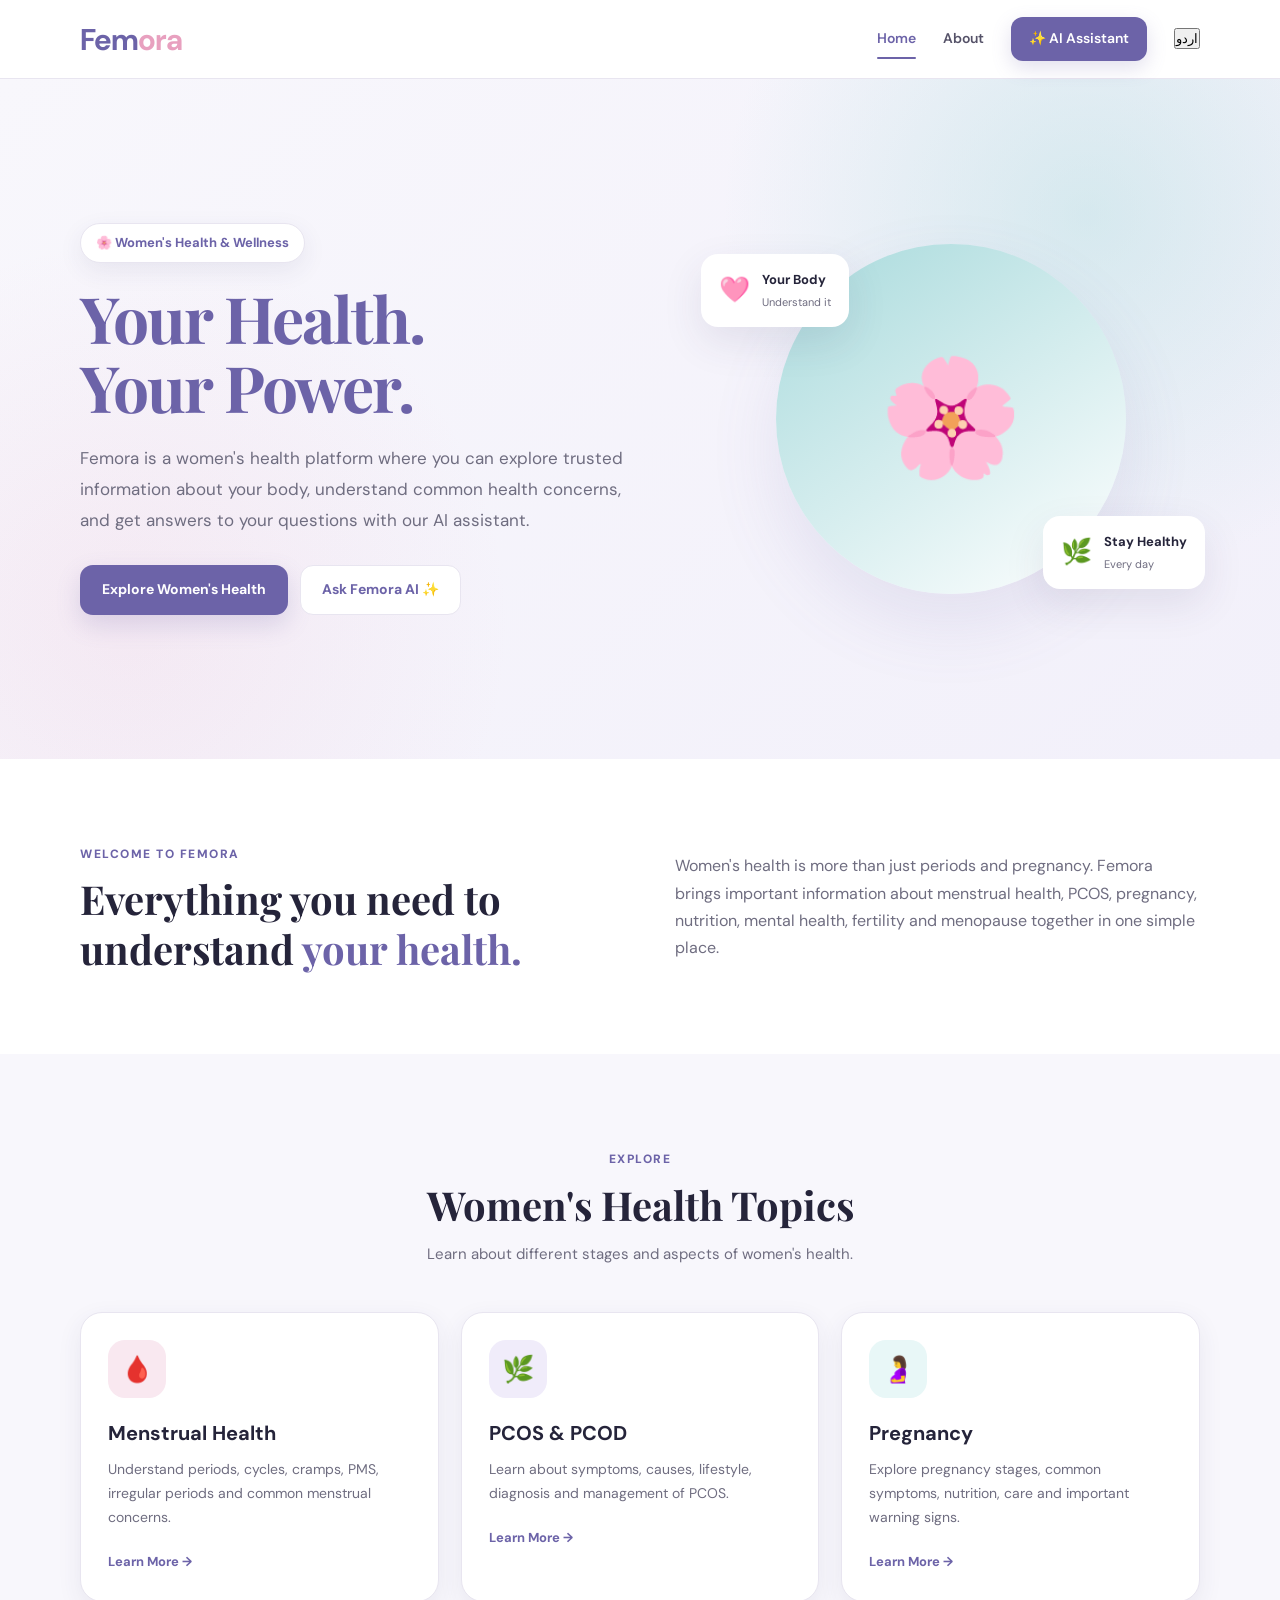
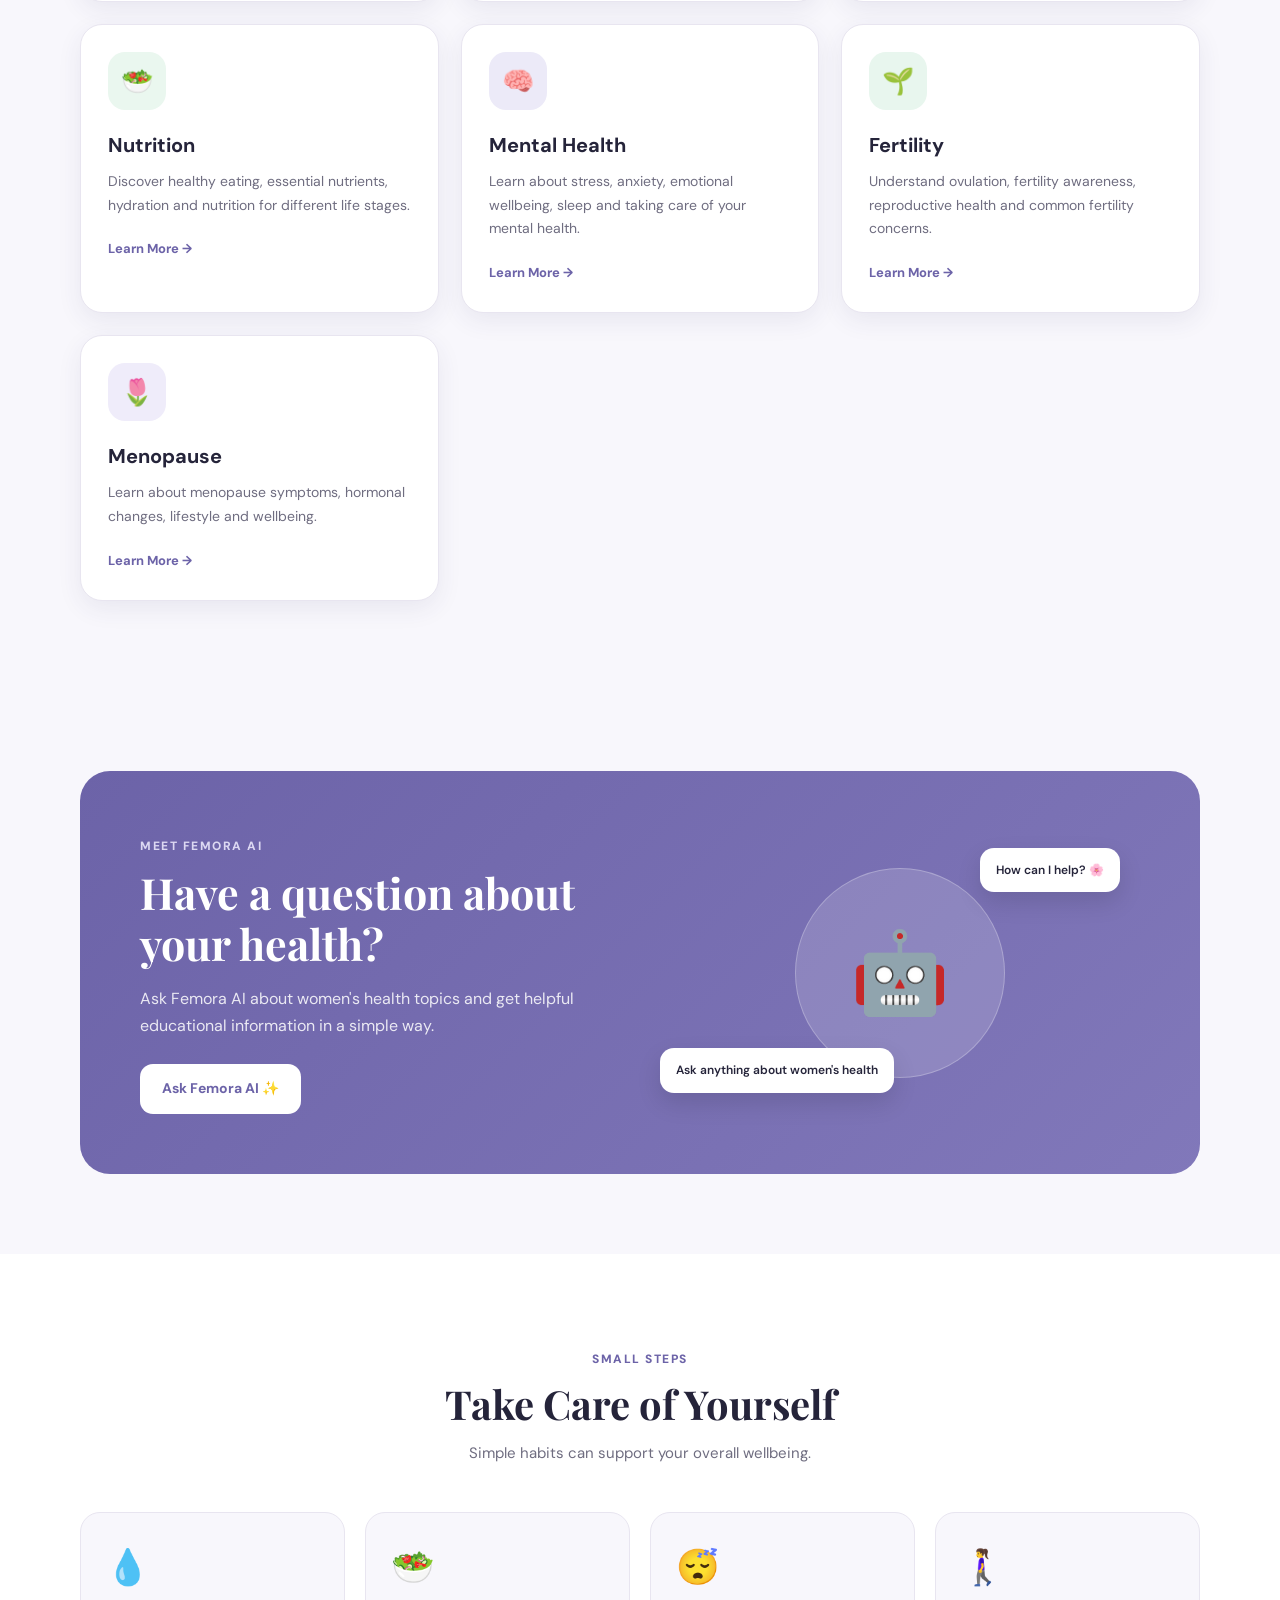
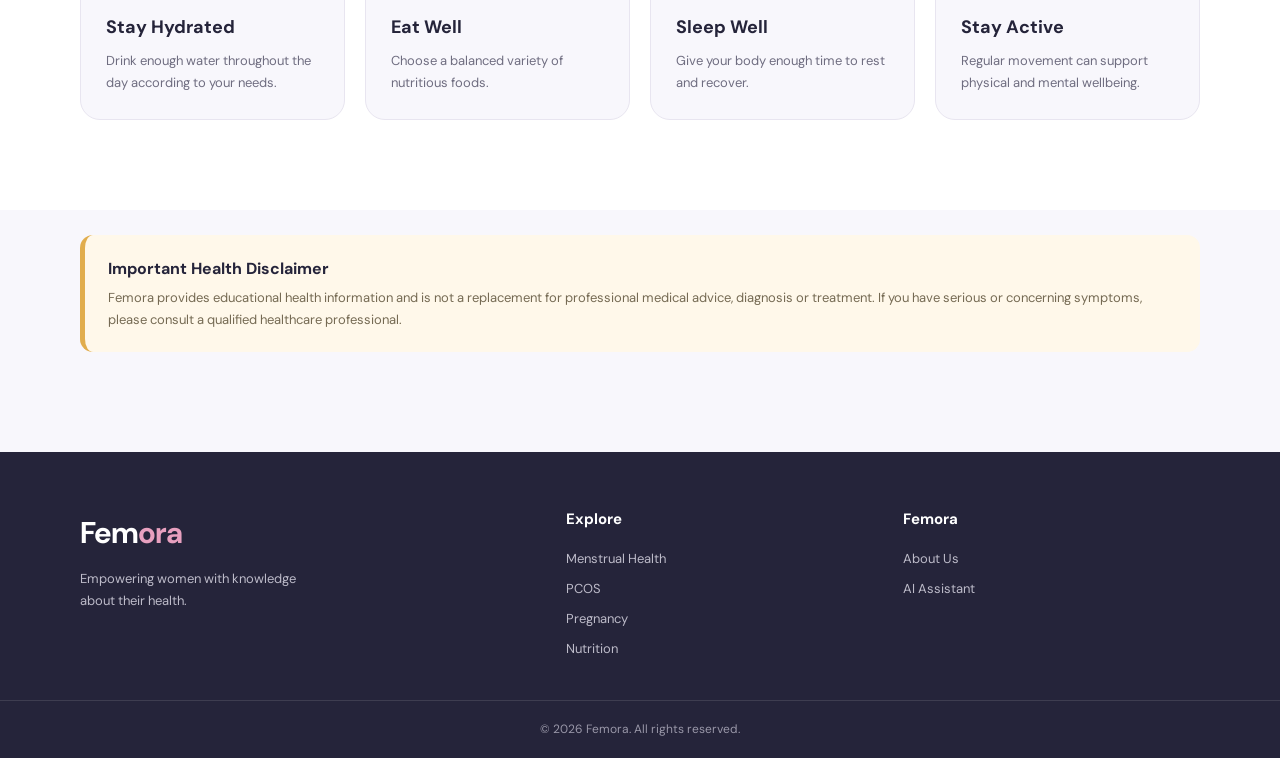
<file: index.html>
<!DOCTYPE html>
<html lang="en">

<head>

    <meta charset="UTF-8">

    <meta name="viewport"
          content="width=device-width, initial-scale=1.0">

    <meta name="description"
          content="Femora - Women's Health Information and AI Assistant">

    <title>Femora | Women's Health</title>


    <!-- Google Fonts -->

    <link rel="preconnect"
          href="https://fonts.googleapis.com">

    <link rel="preconnect"
          href="https://fonts.gstatic.com"
          crossorigin>

    <link href="https://fonts.googleapis.com/css2?family=DM+Sans:wght@400;500;600;700&family=Playfair+Display:wght@500;600;700&display=swap"
          rel="stylesheet">


    <!-- Main CSS -->

    <link rel="stylesheet"
          href="css/style.css">

</head>


<body>


<!-- =====================================================
     NAVBAR
===================================================== -->

<header class="navbar">

    <div class="container nav-container">


        <!-- LOGO -->

        <a href="index.html"
           class="logo">

            Fem<span>ora</span>

        </a>


        <!-- MOBILE MENU BUTTON -->

        <button class="menu-btn"
                aria-label="Open Menu">

            ☰

        </button>


        <!-- NAVIGATION -->

        <nav class="nav-menu">


            <a href="index.html"
               class="active"
               data-en="Home"
               data-ur="ہوم">

                Home

            </a>


            <a href="about.html"
               data-en="About"
               data-ur="ہمارے بارے میں">

                About

            </a>




            <a href="ai-assistant.html"
               class="ai-nav-btn"
               data-en="✨ AI Assistant"
               data-ur="✨ اے آئی اسسٹنٹ">

                ✨ AI Assistant

            </a>


            <!-- LANGUAGE BUTTON -->

            <button id="language-btn"
                    class="language-btn">

                اردو

            </button>


        </nav>

    </div>

</header>



<!-- =====================================================
     HERO
===================================================== -->

<section class="hero">

    <div class="container hero-container">


        <!-- HERO TEXT -->

        <div class="hero-content">


            <span class="hero-badge"
                  data-en="🌸 Women's Health & Wellness"
                  data-ur="🌸 خواتین کی صحت اور فلاح">

                🌸 Women's Health & Wellness

            </span>


            <h1>

                <span data-en="Your Health."
                      data-ur="آپ کی صحت۔">

                    Your Health.

                </span>

                <br>

                <span data-en="Your Power."
                      data-ur="آپ کی طاقت۔">

                    Your Power.

                </span>

            </h1>


            <p data-en="Femora is a women's health platform where you can explore trusted information about your body, understand common health concerns, and get answers to your questions with our AI assistant."
               data-ur="Femora خواتین کی صحت کا ایک پلیٹ فارم ہے جہاں آپ اپنے جسم، عام صحت کے مسائل اور خواتین سے متعلق اہم موضوعات کے بارے میں معلومات حاصل کر سکتی ہیں اور ہمارے AI اسسٹنٹ سے اپنے سوالات کے جواب لے سکتی ہیں۔">

                Femora is a women's health platform where you
                can explore trusted information about your body,
                understand common health concerns, and get
                answers to your questions with our AI assistant.

            </p>


            <div class="hero-buttons">


                <a href="menstrual-health.html"
                   class="primary-btn"
                   data-en="Explore Women's Health"
                   data-ur="خواتین کی صحت کے بارے میں جانیں">

                    Explore Women's Health

                </a>


                <a href="ai-assistant.html"
                   class="secondary-btn"
                   data-en="Ask Femora AI ✨"
                   data-ur="Femora AI سے پوچھیں ✨">

                    Ask Femora AI ✨

                </a>


            </div>

        </div>



        <!-- HERO VISUAL -->

        <div class="hero-visual">


            <div class="circle-main">

                🌸

            </div>


            <div class="floating-card card-one">

                🩷

                <div>

                    <strong data-en="Your Body"
                            data-ur="آپ کا جسم">

                        Your Body

                    </strong>

                    <small data-en="Understand it"
                           data-ur="اسے سمجھیں">

                        Understand it

                    </small>

                </div>

            </div>


            <div class="floating-card card-two">

                🌿

                <div>

                    <strong data-en="Stay Healthy"
                            data-ur="صحت مند رہیں">

                        Stay Healthy

                    </strong>

                    <small data-en="Every day"
                           data-ur="ہر دن">

                        Every day

                    </small>

                </div>

            </div>

        </div>

    </div>

</section>



<!-- =====================================================
     INTRODUCTION
===================================================== -->

<section class="intro">

    <div class="container intro-container">


        <div>

            <span class="section-label"
                  data-en="WELCOME TO FEMORA"
                  data-ur="FEMORA میں خوش آمدید">

                WELCOME TO FEMORA

            </span>


            <h2>

                Everything you need to
                understand

                <span data-en="your health."
                      data-ur="اپنی صحت۔">

                    your health.

                </span>

            </h2>

        </div>


        <p data-en="Women's health is more than just periods and pregnancy. Femora brings important information about menstrual health, PCOS, pregnancy, nutrition, mental health, fertility and menopause together in one simple place."
           data-ur="خواتین کی صحت صرف ماہواری اور حمل تک محدود نہیں۔ Femora ماہواری، PCOS، حمل، غذائیت، ذہنی صحت، زرخیزی اور مینوپاز کے بارے میں اہم معلومات ایک ہی جگہ فراہم کرتا ہے۔">

            Women's health is more than just periods and
            pregnancy. Femora brings important information
            about menstrual health, PCOS, pregnancy,
            nutrition, mental health, fertility and menopause
            together in one simple place.

        </p>

    </div>

</section>



<!-- =====================================================
     HEALTH TOPICS
===================================================== -->

<section class="health-topics">

    <div class="container">


        <div class="section-heading">

            <span class="section-label"
                  data-en="EXPLORE"
                  data-ur="جانیں">

                EXPLORE

            </span>


            <h2 data-en="Women's Health Topics"
                data-ur="خواتین کی صحت کے موضوعات">

                Women's Health Topics

            </h2>


            <p data-en="Learn about different stages and aspects of women's health."
               data-ur="خواتین کی صحت کے مختلف مراحل اور اہم پہلوؤں کے بارے میں جانیں۔">

                Learn about different stages and
                aspects of women's health.

            </p>

        </div>



        <div class="topic-grid">


            <!-- MENSTRUAL -->

            <a href="menstrual-health.html"
               class="topic-card">

                <div class="topic-icon menstrual">

                    🩸

                </div>

                <h3 data-en="Menstrual Health"
                    data-ur="ماہواری کی صحت">

                    Menstrual Health

                </h3>

                <p data-en="Understand periods, cycles, cramps, PMS, irregular periods and common menstrual concerns."
                   data-ur="ماہواری، سائیکل، درد، PMS، بے قاعدہ ماہواری اور عام مسائل کے بارے میں جانیں۔">

                    Understand periods, cycles, cramps,
                    PMS, irregular periods and common
                    menstrual concerns.

                </p>

                <span class="learn-more"
                      data-en="Learn More →"
                      data-ur="مزید جانیں →">

                    Learn More →

                </span>

            </a>



            <!-- PCOS -->

            <a href="pcos.html"
               class="topic-card">

                <div class="topic-icon pcos">

                    🌿

                </div>

                <h3 data-en="PCOS & PCOD"
                    data-ur="PCOS اور PCOD">

                    PCOS & PCOD

                </h3>

                <p data-en="Learn about symptoms, causes, lifestyle, diagnosis and management of PCOS."
                   data-ur="PCOS کی علامات، وجوہات، طرز زندگی، تشخیص اور مینجمنٹ کے بارے میں جانیں۔">

                    Learn about symptoms, causes,
                    lifestyle, diagnosis and management
                    of PCOS.

                </p>

                <span class="learn-more"
                      data-en="Learn More →"
                      data-ur="مزید جانیں →">

                    Learn More →

                </span>

            </a>



            <!-- PREGNANCY -->

            <a href="pregnancy.html"
               class="topic-card">

                <div class="topic-icon pregnancy">

                    🤰

                </div>

                <h3 data-en="Pregnancy"
                    data-ur="حمل">

                    Pregnancy

                </h3>

                <p data-en="Explore pregnancy stages, common symptoms, nutrition, care and important warning signs."
                   data-ur="حمل کے مراحل، عام علامات، غذائیت، دیکھ بھال اور اہم خطرے کی علامات کے بارے میں جانیں۔">

                    Explore pregnancy stages, common
                    symptoms, nutrition, care and
                    important warning signs.

                </p>

                <span class="learn-more"
                      data-en="Learn More →"
                      data-ur="مزید جانیں →">

                    Learn More →

                </span>

            </a>



            <!-- NUTRITION -->

            <a href="nutrition.html"
               class="topic-card">

                <div class="topic-icon nutrition">

                    🥗

                </div>

                <h3 data-en="Nutrition"
                    data-ur="غذائیت">

                    Nutrition

                </h3>

                <p data-en="Discover healthy eating, essential nutrients, hydration and nutrition for different life stages."
                   data-ur="صحت مند غذا، ضروری غذائی اجزاء، پانی اور زندگی کے مختلف مراحل میں غذائیت کے بارے میں جانیں۔">

                    Discover healthy eating, essential
                    nutrients, hydration and nutrition
                    for different life stages.

                </p>

                <span class="learn-more"
                      data-en="Learn More →"
                      data-ur="مزید جانیں →">

                    Learn More →

                </span>

            </a>



            <!-- MENTAL HEALTH -->

            <a href="mental-health.html"
               class="topic-card">

                <div class="topic-icon mental">

                    🧠

                </div>

                <h3 data-en="Mental Health"
                    data-ur="ذہنی صحت">

                    Mental Health

                </h3>

                <p data-en="Learn about stress, anxiety, emotional wellbeing, sleep and taking care of your mental health."
                   data-ur="تناؤ، بے چینی، جذباتی صحت، نیند اور ذہنی صحت کا خیال رکھنے کے بارے میں جانیں۔">

                    Learn about stress, anxiety, emotional
                    wellbeing, sleep and taking care of
                    your mental health.

                </p>

                <span class="learn-more"
                      data-en="Learn More →"
                      data-ur="مزید جانیں →">

                    Learn More →

                </span>

            </a>



            <!-- FERTILITY -->

            <a href="fertility.html"
               class="topic-card">

                <div class="topic-icon fertility">

                    🌱

                </div>

                <h3 data-en="Fertility"
                    data-ur="زرخیزی">

                    Fertility

                </h3>

                <p data-en="Understand ovulation, fertility awareness, reproductive health and common fertility concerns."
                   data-ur="اوولیشن، زرخیزی، تولیدی صحت اور زرخیزی سے متعلق عام مسائل کے بارے میں جانیں۔">

                    Understand ovulation, fertility
                    awareness, reproductive health and
                    common fertility concerns.

                </p>

                <span class="learn-more"
                      data-en="Learn More →"
                      data-ur="مزید جانیں →">

                    Learn More →

                </span>

            </a>



            <!-- MENOPAUSE -->

            <a href="menopause.html"
               class="topic-card">

                <div class="topic-icon menopause">

                    🌷

                </div>

                <h3 data-en="Menopause"
                    data-ur="مینوپاز">

                    Menopause

                </h3>

                <p data-en="Learn about menopause symptoms, hormonal changes, lifestyle and wellbeing."
                   data-ur="مینوپاز کی علامات، ہارمونی تبدیلیوں، طرز زندگی اور صحت کے بارے میں جانیں۔">

                    Learn about menopause symptoms,
                    hormonal changes, lifestyle and wellbeing.

                </p>

                <span class="learn-more"
                      data-en="Learn More →"
                      data-ur="مزید جانیں →">

                    Learn More →

                </span>

            </a>

        </div>

    </div>

</section>



<!-- =====================================================
     AI SECTION
===================================================== -->

<section class="ai-section">

    <div class="container">

        <div class="ai-box">


            <div class="ai-content">

                <span class="section-label"
                      style="color:#DCD8F2;"
                      data-en="MEET FEMORA AI"
                      data-ur="FEMORA AI سے ملیے">

                    MEET FEMORA AI

                </span>


                <h2 data-en="Have a question about your health?"
                    data-ur="صحت کے بارے میں کوئی سوال ہے؟">

                    Have a question about your health?

                </h2>


                <p data-en="Ask Femora AI about women's health topics and get helpful educational information in a simple way."
                   data-ur="Femora AI سے خواتین کی صحت کے بارے میں سوال پوچھیں اور آسان انداز میں مفید تعلیمی معلومات حاصل کریں۔">

                    Ask Femora AI about women's health topics
                    and get helpful educational information
                    in a simple way.

                </p>


                <a href="ai-assistant.html"
                   class="white-btn"
                   data-en="Ask Femora AI ✨"
                   data-ur="Femora AI سے پوچھیں ✨">

                    Ask Femora AI ✨

                </a>

            </div>



            <div class="ai-visual">

                <div class="ai-circle">

                    🤖

                </div>


                <div class="ai-bubble bubble-one"
                     data-en="How can I help? 🌸"
                     data-ur="میں کیسے مدد کر سکتی ہوں؟ 🌸">

                    How can I help? 🌸

                </div>


                <div class="ai-bubble bubble-two"
                     data-en="Ask anything about women's health"
                     data-ur="خواتین کی صحت کے بارے میں پوچھیں">

                    Ask anything about women's health

                </div>

            </div>

        </div>

    </div>

</section>



<!-- =====================================================
     HEALTH TIPS
===================================================== -->

<section class="tips-section">

    <div class="container">


        <div class="section-heading">

            <span class="section-label"
                  data-en="SMALL STEPS"
                  data-ur="چھوٹے اقدامات">

                SMALL STEPS

            </span>


            <h2 data-en="Take Care of Yourself"
                data-ur="اپنا خیال رکھیں">

                Take Care of Yourself

            </h2>


            <p data-en="Simple habits can support your overall wellbeing."
               data-ur="سادہ عادات آپ کی مجموعی صحت کو بہتر بنانے میں مدد کر سکتی ہیں۔">

                Simple habits can support your overall wellbeing.

            </p>

        </div>



        <div class="tips-grid">


            <div class="tip-card">

                <span>💧</span>

                <h3 data-en="Stay Hydrated"
                    data-ur="پانی زیادہ پئیں">

                    Stay Hydrated

                </h3>

                <p data-en="Drink enough water throughout the day according to your needs."
                   data-ur="اپنی ضرورت کے مطابق دن بھر مناسب مقدار میں پانی پئیں۔">

                    Drink enough water throughout the day
                    according to your needs.

                </p>

            </div>



            <div class="tip-card">

                <span>🥗</span>

                <h3 data-en="Eat Well"
                    data-ur="اچھی غذا کھائیں">

                    Eat Well

                </h3>

                <p data-en="Choose a balanced variety of nutritious foods."
                   data-ur="مختلف اور متوازن غذائیت والی غذائیں منتخب کریں۔">

                    Choose a balanced variety of nutritious foods.

                </p>

            </div>



            <div class="tip-card">

                <span>😴</span>

                <h3 data-en="Sleep Well"
                    data-ur="اچھی نیند لیں">

                    Sleep Well

                </h3>

                <p data-en="Give your body enough time to rest and recover."
                   data-ur="اپنے جسم کو آرام اور صحت یابی کے لیے مناسب وقت دیں۔">

                    Give your body enough time to rest and recover.

                </p>

            </div>



            <div class="tip-card">

                <span>🚶‍♀️</span>

                <h3 data-en="Stay Active"
                    data-ur="متحرک رہیں">

                    Stay Active

                </h3>

                <p data-en="Regular movement can support physical and mental wellbeing."
                   data-ur="باقاعدہ جسمانی سرگرمی جسمانی اور ذہنی صحت کے لیے مفید ہو سکتی ہے۔">

                    Regular movement can support physical
                    and mental wellbeing.

                </p>

            </div>

        </div>

    </div>

</section>



<!-- =====================================================
     DISCLAIMER
===================================================== -->

<section class="disclaimer">

    <div class="container">

        <div class="disclaimer-box">

            <strong data-en="Important Health Disclaimer"
                    data-ur="اہم طبی وضاحت">

                Important Health Disclaimer

            </strong>


            <p data-en="Femora provides educational health information and is not a replacement for professional medical advice, diagnosis or treatment. If you have serious or concerning symptoms, please consult a qualified healthcare professional."
               data-ur="Femora تعلیمی صحت کی معلومات فراہم کرتا ہے اور پیشہ ورانہ طبی مشورے، تشخیص یا علاج کا متبادل نہیں ہے۔ اگر آپ کو شدید یا تشویشناک علامات ہیں تو کسی مستند ڈاکٹر یا طبی ماہر سے مشورہ کریں۔">

                Femora provides educational health information
                and is not a replacement for professional
                medical advice, diagnosis or treatment.
                If you have serious or concerning symptoms,
                please consult a qualified healthcare professional.

            </p>

        </div>

    </div>

</section>



<!-- =====================================================
     FOOTER
===================================================== -->

<footer>

    <div class="container footer-container">


        <div class="footer-brand">

            <a href="index.html"
               class="logo">

                Fem<span>ora</span>

            </a>


            <p data-en="Empowering women with knowledge about their health."
               data-ur="خواتین کو ان کی صحت کے بارے میں معلومات کے ذریعے بااختیار بنانا۔">

                Empowering women with knowledge about their health.

            </p>

        </div>



        <div class="footer-links">

            <h3 data-en="Explore"
                data-ur="موضوعات">

                Explore

            </h3>

            <a href="menstrual-health.html"
               data-en="Menstrual Health"
               data-ur="ماہواری کی صحت">

                Menstrual Health

            </a>

            <a href="pcos.html"
               data-en="PCOS"
               data-ur="PCOS">

                PCOS

            </a>

            <a href="pregnancy.html"
               data-en="Pregnancy"
               data-ur="حمل">

                Pregnancy

            </a>

            <a href="nutrition.html"
               data-en="Nutrition"
               data-ur="غذائیت">

                Nutrition

            </a>

        </div>



        <div class="footer-links">

            <h3 data-en="Femora"
                data-ur="Femora">

                Femora

            </h3>

            <a href="about.html"
               data-en="About Us"
               data-ur="ہمارے بارے میں">

                About Us

            </a>

            <a href="ai-assistant.html"
               data-en="AI Assistant"
               data-ur="AI اسسٹنٹ">

                AI Assistant

            </a>

        </div>

    </div>


    <div class="footer-bottom">

        © <span class="current-year"></span>
        Femora.
        <span data-en="All rights reserved."
              data-ur="تمام حقوق محفوظ ہیں۔">

            All rights reserved.

        </span>

    </div>

</footer>



<!-- =====================================================
     JAVASCRIPT
===================================================== -->

<script src="js/main.js"></script>

<script src="js/language.js"></script>

<script src="js/ai.js"></script>


</body>

</html>
</file>
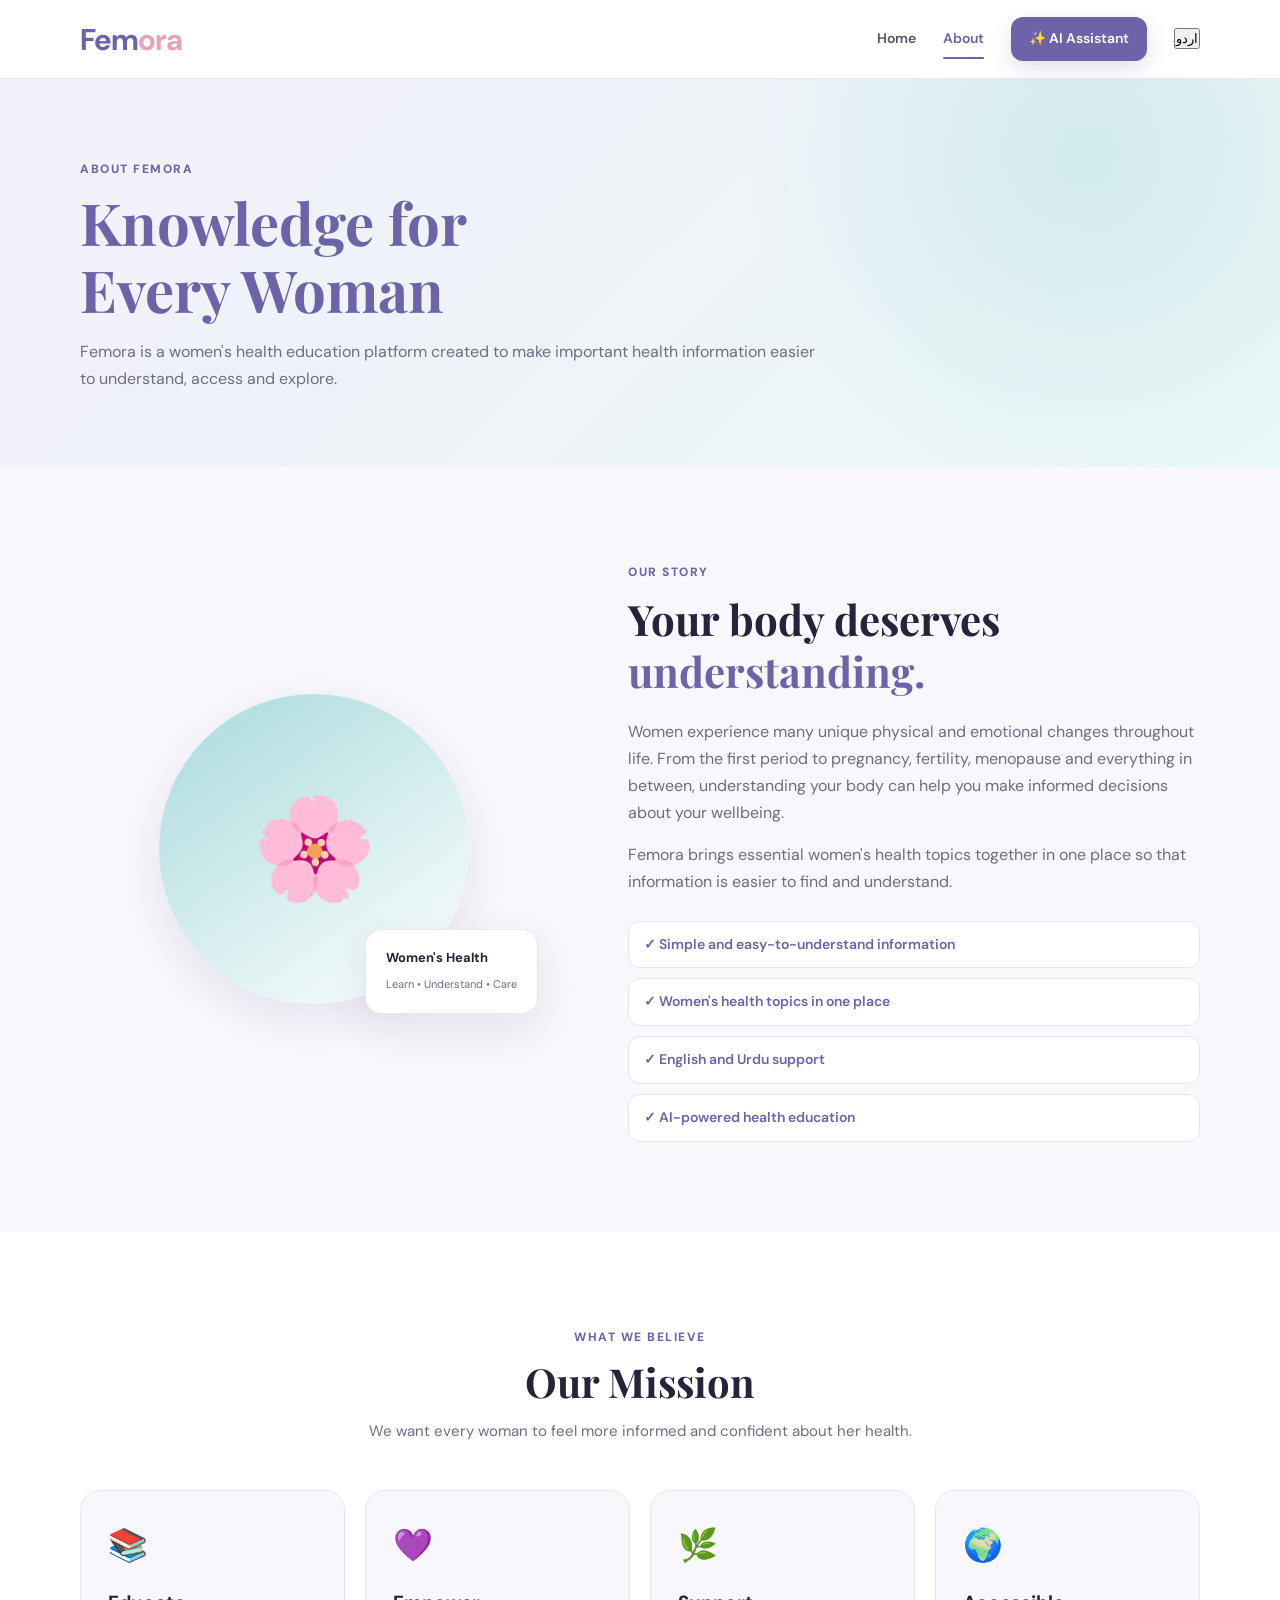
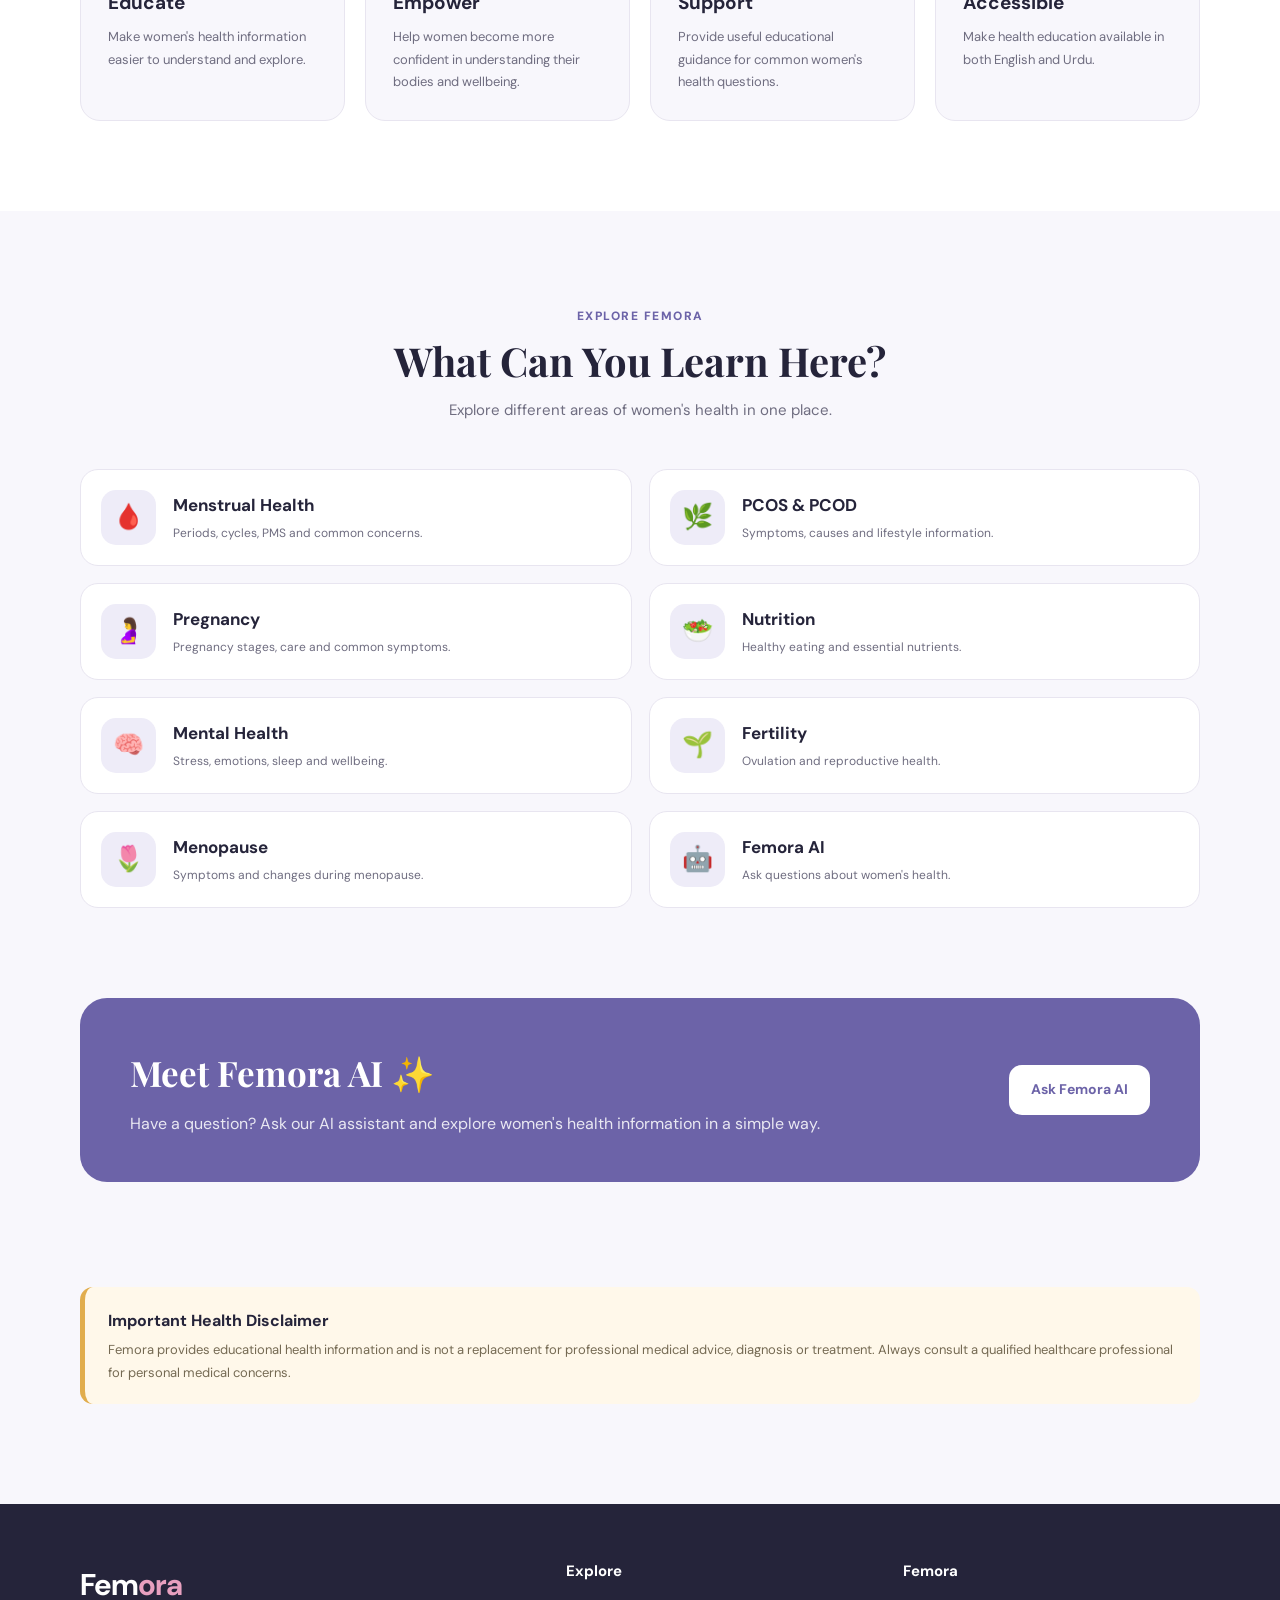
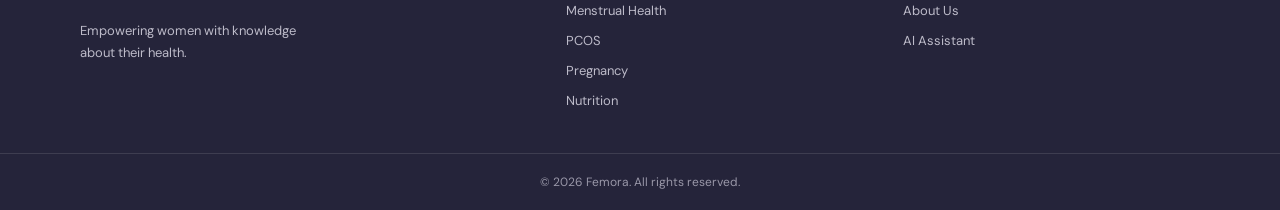
<file: about.html>
<!DOCTYPE html>
<html lang="en">

<head>

    <meta charset="UTF-8">

    <meta name="viewport"
          content="width=device-width, initial-scale=1.0">

    <meta name="description"
          content="Learn about Femora, a women's health education platform.">

    <title>About Femora | Women's Health</title>


    <!-- Google Fonts -->

    <link rel="preconnect"
          href="https://fonts.googleapis.com">

    <link rel="preconnect"
          href="https://fonts.gstatic.com"
          crossorigin>

    <link href="https://fonts.googleapis.com/css2?family=DM+Sans:wght@400;500;600;700&family=Playfair+Display:wght@500;600;700&display=swap"
          rel="stylesheet">


    <!-- Main CSS -->

    <link rel="stylesheet"
          href="css/style.css">

</head>


<body>


<!-- =====================================================
     NAVBAR
===================================================== -->

<header class="navbar">

    <div class="container nav-container">


        <!-- LOGO -->

        <a href="index.html"
           class="logo">

            Fem<span>ora</span>

        </a>


        <!-- MOBILE MENU -->

        <button class="menu-btn"
                aria-label="Open Menu">

            ☰

        </button>


        <!-- NAVIGATION -->

        <nav class="nav-menu">

            <a href="index.html"
               data-en="Home"
               data-ur="ہوم">

                Home

            </a>


            <a href="about.html"
               class="active"
               data-en="About"
               data-ur="ہمارے بارے میں">

                About

            </a>


           


            <a href="ai-assistant.html"
               class="ai-nav-btn"
               data-en="✨ AI Assistant"
               data-ur="✨ AI اسسٹنٹ">

                ✨ AI Assistant

            </a>


            <!-- LANGUAGE -->

            <button id="language-btn"
                    class="language-btn">

                اردو

            </button>

        </nav>

    </div>

</header>



<!-- =====================================================
     PAGE HERO
===================================================== -->

<section class="page-hero">

    <div class="container">


        <span class="section-label"
              data-en="ABOUT FEMORA"
              data-ur="FEMORA کے بارے میں">

            ABOUT FEMORA

        </span>


        <h1>

            <span data-en="Knowledge for"
                  data-ur="معلومات">

                Knowledge for

            </span>

            <br>

            <span data-en="Every Woman"
                  data-ur="ہر عورت کے لیے">

                Every Woman

            </span>

        </h1>


        <p data-en="Femora is a women's health education platform created to make important health information easier to understand, access and explore."
           data-ur="Femora خواتین کی صحت کا ایک تعلیمی پلیٹ فارم ہے جس کا مقصد صحت سے متعلق اہم معلومات کو سمجھنے، حاصل کرنے اور جاننے کو آسان بنانا ہے۔">

            Femora is a women's health education platform
            created to make important health information
            easier to understand, access and explore.

        </p>

    </div>

</section>



<!-- =====================================================
     ABOUT INTRO
===================================================== -->

<section class="about-intro">

    <div class="container about-intro-grid">


        <!-- VISUAL -->

        <div class="about-visual">

            <div class="large-flower">

                🌸

            </div>


            <div class="about-floating-card">

                <strong data-en="Women's Health"
                        data-ur="خواتین کی صحت">

                    Women's Health

                </strong>

                <span data-en="Learn • Understand • Care"
                      data-ur="جانیں • سمجھیں • خیال رکھیں">

                    Learn • Understand • Care

                </span>

            </div>

        </div>



        <!-- TEXT -->

        <div class="about-text">


            <span class="section-label"
                  data-en="OUR STORY"
                  data-ur="ہماری کہانی">

                OUR STORY

            </span>


            <h2>

                Your body deserves

                <span data-en="understanding."
                      data-ur="سمجھ۔">

                    understanding.

                </span>

            </h2>


            <p data-en="Women experience many unique physical and emotional changes throughout life. From the first period to pregnancy, fertility, menopause and everything in between, understanding your body can help you make informed decisions about your wellbeing."
               data-ur="خواتین زندگی کے مختلف مراحل میں بہت سی جسمانی اور جذباتی تبدیلیوں سے گزرتی ہیں۔ پہلی ماہواری سے لے کر حمل، زرخیزی، مینوپاز اور دیگر مراحل تک، اپنے جسم کو سمجھنا آپ کو اپنی صحت کے بارے میں بہتر فیصلے کرنے میں مدد دے سکتا ہے۔">

                Women experience many unique physical and
                emotional changes throughout life. From the
                first period to pregnancy, fertility, menopause
                and everything in between, understanding your
                body can help you make informed decisions
                about your wellbeing.

            </p>


            <p data-en="Femora brings essential women's health topics together in one place so that information is easier to find and understand."
               data-ur="Femora خواتین کی صحت کے اہم موضوعات کو ایک جگہ جمع کرتا ہے تاکہ ضروری معلومات تلاش کرنا اور سمجھنا آسان ہو۔">

                Femora brings essential women's health topics
                together in one place so that information is
                easier to find and understand.

            </p>


            <div class="about-points">


                <div data-en="✓ Simple and easy-to-understand information"
                     data-ur="✓ آسان اور سمجھنے میں سادہ معلومات">

                    ✓ Simple and easy-to-understand information

                </div>


                <div data-en="✓ Women's health topics in one place"
                     data-ur="✓ خواتین کی صحت کے موضوعات ایک جگہ">

                    ✓ Women's health topics in one place

                </div>


                <div data-en="✓ English and Urdu support"
                     data-ur="✓ انگریزی اور اردو دونوں کی سہولت">

                    ✓ English and Urdu support

                </div>


                <div data-en="✓ AI-powered health education"
                     data-ur="✓ AI کے ذریعے صحت کی معلومات">

                    ✓ AI-powered health education

                </div>

            </div>

        </div>

    </div>

</section>



<!-- =====================================================
     MISSION
===================================================== -->

<section class="mission-section">

    <div class="container">


        <div class="section-heading">

            <span class="section-label"
                  data-en="WHAT WE BELIEVE"
                  data-ur="ہم کیا مانتے ہیں">

                WHAT WE BELIEVE

            </span>


            <h2 data-en="Our Mission"
                data-ur="ہمارا مقصد">

                Our Mission

            </h2>


            <p data-en="We want every woman to feel more informed and confident about her health."
               data-ur="ہم چاہتے ہیں کہ ہر عورت اپنی صحت کے بارے میں زیادہ باخبر اور پُراعتماد محسوس کرے۔">

                We want every woman to feel more informed
                and confident about her health.

            </p>

        </div>



        <div class="mission-grid">


            <!-- CARD 1 -->

            <div class="mission-card">

                <div class="mission-icon">

                    📚

                </div>


                <h3 data-en="Educate"
                    data-ur="تعلیم">

                    Educate

                </h3>


                <p data-en="Make women's health information easier to understand and explore."
                   data-ur="خواتین کی صحت کی معلومات کو سمجھنا اور جاننا آسان بنانا۔">

                    Make women's health information easier
                    to understand and explore.

                </p>

            </div>



            <!-- CARD 2 -->

            <div class="mission-card">

                <div class="mission-icon">

                    💜

                </div>


                <h3 data-en="Empower"
                    data-ur="بااختیار بنانا">

                    Empower

                </h3>


                <p data-en="Help women become more confident in understanding their bodies and wellbeing."
                   data-ur="خواتین کو اپنے جسم اور صحت کو سمجھنے میں زیادہ پُراعتماد بنانا۔">

                    Help women become more confident in
                    understanding their bodies and wellbeing.

                </p>

            </div>



            <!-- CARD 3 -->

            <div class="mission-card">

                <div class="mission-icon">

                    🌿

                </div>


                <h3 data-en="Support"
                    data-ur="مدد">

                    Support

                </h3>


                <p data-en="Provide useful educational guidance for common women's health questions."
                   data-ur="خواتین کی صحت سے متعلق عام سوالات کے لیے مفید تعلیمی رہنمائی فراہم کرنا۔">

                    Provide useful educational guidance for
                    common women's health questions.

                </p>

            </div>



            <!-- CARD 4 -->

            <div class="mission-card">

                <div class="mission-icon">

                    🌍

                </div>


                <h3 data-en="Accessible"
                    data-ur="سب کے لیے آسان">

                    Accessible

                </h3>


                <p data-en="Make health education available in both English and Urdu."
                   data-ur="صحت کی تعلیم کو انگریزی اور اردو دونوں زبانوں میں دستیاب بنانا۔">

                    Make health education available in both
                    English and Urdu.

                </p>

            </div>

        </div>

    </div>

</section>



<!-- =====================================================
     WHAT FEMORA COVERS
===================================================== -->

<section class="coverage-section">

    <div class="container">


        <div class="section-heading">

            <span class="section-label"
                  data-en="EXPLORE FEMORA"
                  data-ur="FEMORA کو دریافت کریں">

                EXPLORE FEMORA

            </span>


            <h2 data-en="What Can You Learn Here?"
                data-ur="آپ یہاں کیا سیکھ سکتی ہیں؟">

                What Can You Learn Here?

            </h2>


            <p data-en="Explore different areas of women's health in one place."
               data-ur="خواتین کی صحت کے مختلف شعبوں کے بارے میں ایک ہی جگہ جانیں۔">

                Explore different areas of women's health
                in one place.

            </p>

        </div>



        <div class="coverage-grid">


            <!-- 1 -->

            <a href="menstrual-health.html"
               class="coverage-item">

                <span>🩸</span>

                <div>

                    <h3 data-en="Menstrual Health"
                        data-ur="ماہواری کی صحت">

                        Menstrual Health

                    </h3>

                    <p data-en="Periods, cycles, PMS and common concerns."
                       data-ur="ماہواری، سائیکل، PMS اور عام مسائل۔">

                        Periods, cycles, PMS and common concerns.

                    </p>

                </div>

            </a>



            <!-- 2 -->

            <a href="pcos.html"
               class="coverage-item">

                <span>🌿</span>

                <div>

                    <h3 data-en="PCOS & PCOD"
                        data-ur="PCOS اور PCOD">

                        PCOS & PCOD

                    </h3>

                    <p data-en="Symptoms, causes and lifestyle information."
                       data-ur="علامات، وجوہات اور طرز زندگی سے متعلق معلومات۔">

                        Symptoms, causes and lifestyle information.

                    </p>

                </div>

            </a>



            <!-- 3 -->

            <a href="pregnancy.html"
               class="coverage-item">

                <span>🤰</span>

                <div>

                    <h3 data-en="Pregnancy"
                        data-ur="حمل">

                        Pregnancy

                    </h3>

                    <p data-en="Pregnancy stages, care and common symptoms."
                       data-ur="حمل کے مراحل، دیکھ بھال اور عام علامات۔">

                        Pregnancy stages, care and common symptoms.

                    </p>

                </div>

            </a>



            <!-- 4 -->

            <a href="nutrition.html"
               class="coverage-item">

                <span>🥗</span>

                <div>

                    <h3 data-en="Nutrition"
                        data-ur="غذائیت">

                        Nutrition

                    </h3>

                    <p data-en="Healthy eating and essential nutrients."
                       data-ur="صحت مند غذا اور ضروری غذائی اجزاء۔">

                        Healthy eating and essential nutrients.

                    </p>

                </div>

            </a>



            <!-- 5 -->

            <a href="mental-health.html"
               class="coverage-item">

                <span>🧠</span>

                <div>

                    <h3 data-en="Mental Health"
                        data-ur="ذہنی صحت">

                        Mental Health

                    </h3>

                    <p data-en="Stress, emotions, sleep and wellbeing."
                       data-ur="تناؤ، جذبات، نیند اور ذہنی صحت۔">

                        Stress, emotions, sleep and wellbeing.

                    </p>

                </div>

            </a>



            <!-- 6 -->

            <a href="fertility.html"
               class="coverage-item">

                <span>🌱</span>

                <div>

                    <h3 data-en="Fertility"
                        data-ur="زرخیزی">

                        Fertility

                    </h3>

                    <p data-en="Ovulation and reproductive health."
                       data-ur="اوولیشن اور تولیدی صحت۔">

                        Ovulation and reproductive health.

                    </p>

                </div>

            </a>



            <!-- 7 -->

            <a href="menopause.html"
               class="coverage-item">

                <span>🌷</span>

                <div>

                    <h3 data-en="Menopause"
                        data-ur="مینوپاز">

                        Menopause

                    </h3>

                    <p data-en="Symptoms and changes during menopause."
                       data-ur="مینوپاز کے دوران علامات اور تبدیلیاں۔">

                        Symptoms and changes during menopause.

                    </p>

                </div>

            </a>



            <!-- 8 -->

            <a href="ai-assistant.html"
               class="coverage-item">

                <span>🤖</span>

                <div>

                    <h3 data-en="Femora AI"
                        data-ur="Femora AI">

                        Femora AI

                    </h3>

                    <p data-en="Ask questions about women's health."
                       data-ur="خواتین کی صحت کے بارے میں سوال پوچھیں۔">

                        Ask questions about women's health.

                    </p>

                </div>

            </a>

        </div>

    </div>

</section>



<!-- =====================================================
     AI SECTION
===================================================== -->

<section class="about-ai-section">

    <div class="container">

        <div class="about-ai-box">


            <div>

                <h2 data-en="Meet Femora AI ✨"
                    data-ur="Femora AI سے ملیے ✨">

                    Meet Femora AI ✨

                </h2>


                <p data-en="Have a question? Ask our AI assistant and explore women's health information in a simple way."
                   data-ur="کوئی سوال ہے؟ ہمارے AI اسسٹنٹ سے سوال پوچھیں اور خواتین کی صحت کے بارے میں آسان انداز میں معلومات حاصل کریں۔">

                    Have a question? Ask our AI assistant
                    and explore women's health information
                    in a simple way.

                </p>

            </div>


            <a href="ai-assistant.html"
               class="white-btn"
               data-en="Ask Femora AI"
               data-ur="Femora AI سے پوچھیں">

                Ask Femora AI

            </a>

        </div>

    </div>

</section>



<!-- =====================================================
     DISCLAIMER
===================================================== -->

<section class="disclaimer">

    <div class="container">

        <div class="disclaimer-box">


            <strong data-en="Important Health Disclaimer"
                    data-ur="اہم طبی وضاحت">

                Important Health Disclaimer

            </strong>


            <p data-en="Femora provides educational health information and is not a replacement for professional medical advice, diagnosis or treatment. Always consult a qualified healthcare professional for personal medical concerns."
               data-ur="Femora تعلیمی صحت کی معلومات فراہم کرتا ہے اور پیشہ ورانہ طبی مشورے، تشخیص یا علاج کا متبادل نہیں ہے۔ ذاتی طبی مسائل کے لیے ہمیشہ کسی مستند طبی ماہر سے مشورہ کریں۔">

                Femora provides educational health information
                and is not a replacement for professional medical
                advice, diagnosis or treatment. Always consult
                a qualified healthcare professional for personal
                medical concerns.

            </p>

        </div>

    </div>

</section>



<!-- =====================================================
     FOOTER
===================================================== -->

<footer>

    <div class="container footer-container">


        <div class="footer-brand">

            <a href="index.html"
               class="logo">

                Fem<span>ora</span>

            </a>


            <p data-en="Empowering women with knowledge about their health."
               data-ur="خواتین کو ان کی صحت کے بارے میں معلومات کے ذریعے بااختیار بنانا۔">

                Empowering women with knowledge about their health.

            </p>

        </div>



        <div class="footer-links">

            <h3 data-en="Explore"
                data-ur="موضوعات">

                Explore

            </h3>


            <a href="menstrual-health.html"
               data-en="Menstrual Health"
               data-ur="ماہواری کی صحت">

                Menstrual Health

            </a>


            <a href="pcos.html"
               data-en="PCOS"
               data-ur="PCOS">

                PCOS

            </a>


            <a href="pregnancy.html"
               data-en="Pregnancy"
               data-ur="حمل">

                Pregnancy

            </a>


            <a href="nutrition.html"
               data-en="Nutrition"
               data-ur="غذائیت">

                Nutrition

            </a>

        </div>



        <div class="footer-links">

            <h3 data-en="Femora"
                data-ur="Femora">

                Femora

            </h3>


            <a href="about.html"
               data-en="About Us"
               data-ur="ہمارے بارے میں">

                About Us

            </a>


            <a href="ai-assistant.html"
               data-en="AI Assistant"
               data-ur="AI اسسٹنٹ">

                AI Assistant

            </a>

        </div>

    </div>



    <div class="footer-bottom">

        © <span class="current-year"></span>
        Femora.

        <span data-en="All rights reserved."
              data-ur="تمام حقوق محفوظ ہیں۔">

            All rights reserved.

        </span>

    </div>

</footer>



<!-- =====================================================
     JAVASCRIPT
===================================================== -->

<script src="js/main.js"></script>

<script src="js/language.js"></script>

<script src="js/ai.js"></script>


</body>

</html>
</file>
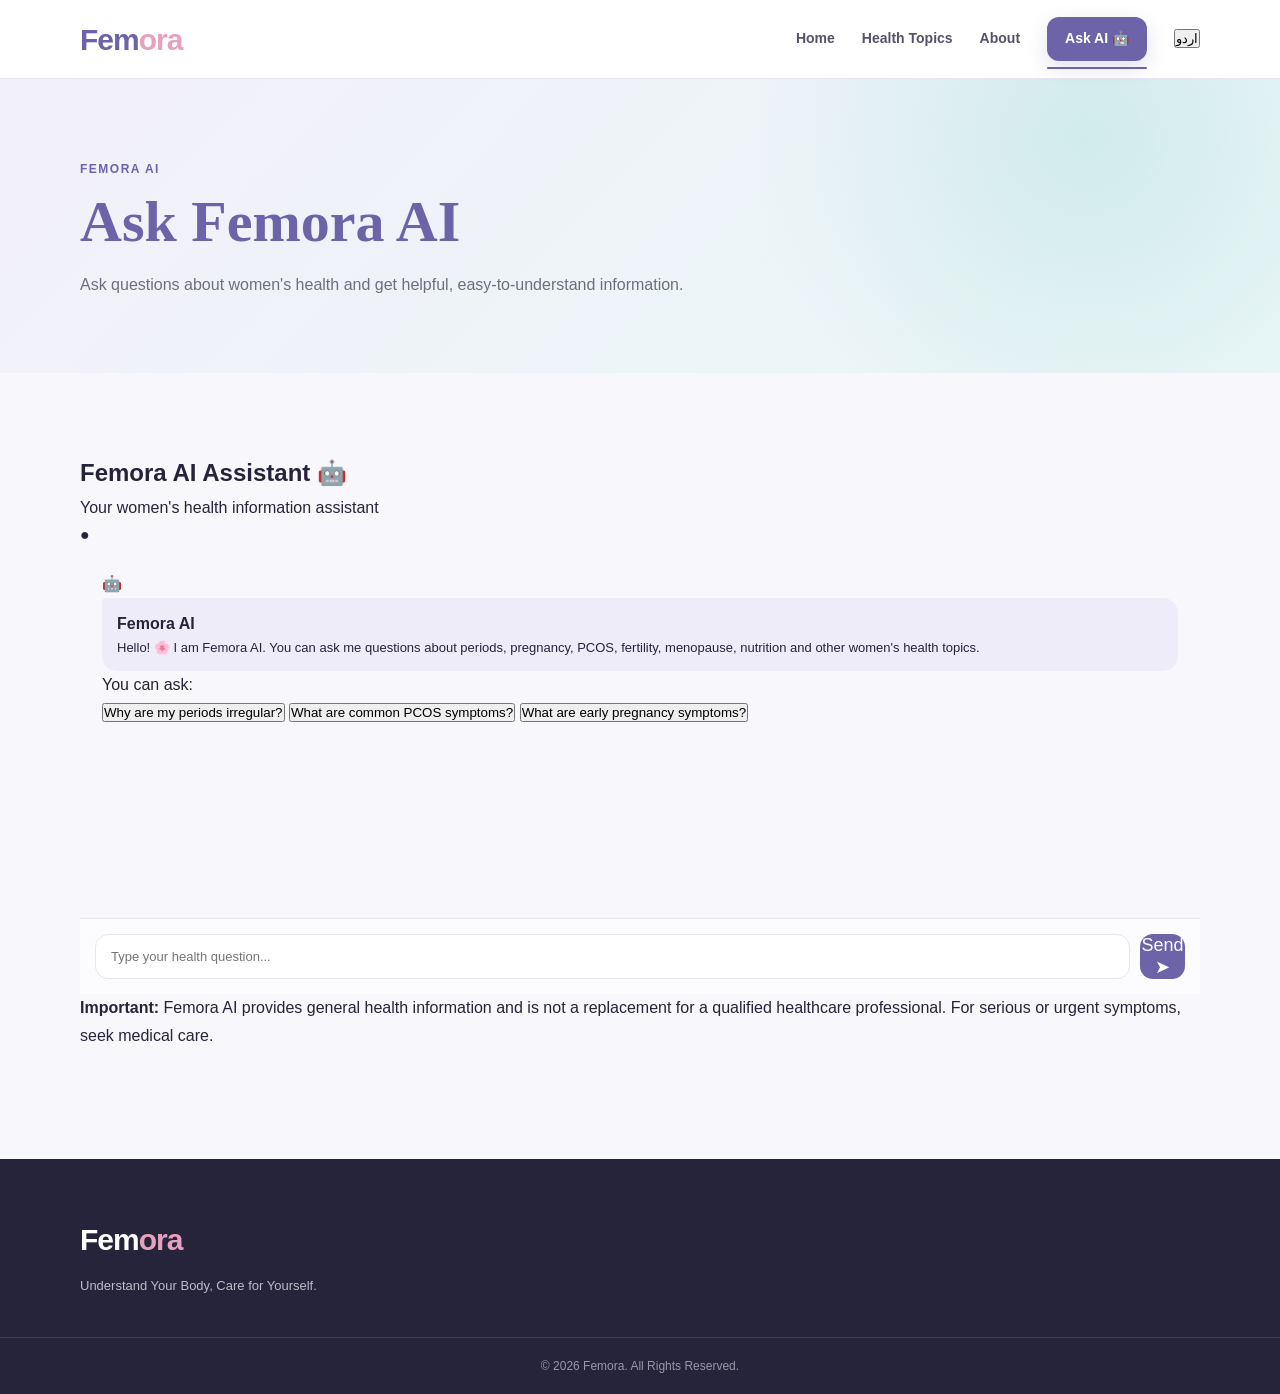
<file: ai-assistant.html>
<!DOCTYPE html>
<html lang="en">

<head>
    <meta charset="UTF-8">
    <meta name="viewport" content="width=device-width, initial-scale=1.0">

    <title>AI Assistant | Femora</title>

    <link rel="stylesheet" href="css/style.css">
</head>

<body>

<!-- ================= NAVBAR ================= -->

<header class="navbar">

    <div class="container nav-container">

        <a href="index.html" class="logo">
            Fem<span>ora</span>
        </a>

        <nav class="nav-menu">

            <a href="index.html"
               data-en="Home"
               data-ur="ہوم">
                Home
            </a>

            <a href="menstrual-health.html"
               data-en="Health Topics"
               data-ur="صحت کے موضوعات">
                Health Topics
            </a>

            <a href="about.html"
               data-en="About"
               data-ur="ہمارے بارے میں">
                About
            </a>

            <a href="ai-assistant.html"
               class="ai-nav-btn active"
               data-en="Ask AI 🤖"
               data-ur="AI سے پوچھیں 🤖">
                Ask AI 🤖
            </a>

            <button id="language-btn" class="language-btn">
                اردو
            </button>

        </nav>

        <button class="menu-btn" id="menuBtn">
            ☰
        </button>

    </div>

</header>


<!-- ================= AI HERO ================= -->

<section class="page-hero">

    <div class="container">

        <span class="section-label"
              data-en="FEMORA AI"
              data-ur="فیمورا AI">
            FEMORA AI
        </span>

        <h1>

            <span data-en="Ask"
                  data-ur="پوچھیں">
                Ask
            </span>

            <span data-en="Femora AI"
                  data-ur="فیمورا AI">
                Femora AI
            </span>

        </h1>

        <p data-en="Ask questions about women's health and get helpful, easy-to-understand information."
           data-ur="خواتین کی صحت کے بارے میں سوالات پوچھیں اور آسان اور مفید معلومات حاصل کریں۔">

            Ask questions about women's health and get helpful,
            easy-to-understand information.

        </p>

    </div>

</section>


<!-- ================= AI CHAT ================= -->

<section class="section">

    <div class="container">

        <div class="ai-chat-box">

            <!-- CHAT HEADER -->

            <div class="ai-chat-header">

                <div>

                    <h2 data-en="Femora AI Assistant 🤖"
                        data-ur="فیمورا AI اسسٹنٹ 🤖">

                        Femora AI Assistant 🤖

                    </h2>

                    <p data-en="Your women's health information assistant"
                       data-ur="خواتین کی صحت سے متعلق معلومات کا معاون">

                        Your women's health information assistant

                    </p>

                </div>

                <span class="ai-status">
                    ●
                </span>

            </div>


            <!-- CHAT MESSAGES -->

            <div class="chat-messages" id="chatMessages">

                <div class="ai-message">

                    <div class="message-icon">
                        🤖
                    </div>

                    <div class="message-content">

                        <strong data-en="Femora AI"
                                data-ur="فیمورا AI">

                            Femora AI

                        </strong>

                        <p data-en="Hello! 🌸 I am Femora AI. You can ask me questions about periods, pregnancy, PCOS, fertility, menopause, nutrition and other women's health topics."
                           data-ur="السلام علیکم! 🌸 میں فیمورا AI ہوں۔ آپ مجھ سے ماہواری، حمل، PCOS، زرخیزی، مینوپاز، غذائیت اور خواتین کی صحت کے دیگر موضوعات کے بارے میں سوالات پوچھ سکتی ہیں۔">

                            Hello! 🌸 I am Femora AI. You can ask me
                            questions about periods, pregnancy, PCOS,
                            fertility, menopause, nutrition and other
                            women's health topics.

                        </p>

                    </div>

                </div>


                <!-- EXAMPLE QUESTIONS -->

                <div class="suggested-questions">

                    <p data-en="You can ask:"
                       data-ur="آپ یہ سوالات پوچھ سکتی ہیں:">

                        You can ask:

                    </p>

                    <button type="button"
                            class="suggestion-btn"
                            data-question-en="Why are my periods irregular?"
                            data-question-ur="میری ماہواری بے قاعدہ کیوں ہے؟">

                        <span data-en="Why are my periods irregular?"
                              data-ur="میری ماہواری بے قاعدہ کیوں ہے؟">

                            Why are my periods irregular?

                        </span>

                    </button>


                    <button type="button"
                            class="suggestion-btn"
                            data-question-en="What are common PCOS symptoms?"
                            data-question-ur="PCOS کی عام علامات کیا ہیں؟">

                        <span data-en="What are common PCOS symptoms?"
                              data-ur="PCOS کی عام علامات کیا ہیں؟">

                            What are common PCOS symptoms?

                        </span>

                    </button>


                    <button type="button"
                            class="suggestion-btn"
                            data-question-en="What are early pregnancy symptoms?"
                            data-question-ur="حمل کی ابتدائی علامات کیا ہیں؟">

                        <span data-en="What are early pregnancy symptoms?"
                              data-ur="حمل کی ابتدائی علامات کیا ہیں؟">

                            What are early pregnancy symptoms?

                        </span>

                    </button>

                </div>

            </div>


            <!-- CHAT INPUT -->

            <form id="chatForm" class="chat-input-area">

                <input
                    type="text"
                    id="userMessage"
                    autocomplete="off"
                    data-placeholder-en="Type your health question..."
                    data-placeholder-ur="اپنا صحت سے متعلق سوال لکھیں..."
                    placeholder="Type your health question..."
                >

                <button type="submit"
                        id="sendMessage">

                    <span data-en="Send"
                          data-ur="بھیجیں">
                        Send
                    </span>

                    ➤

                </button>

            </form>


            <!-- DISCLAIMER -->

            <div class="ai-disclaimer">

                <strong data-en="Important:"
                        data-ur="اہم:">

                    Important:

                </strong>

                <span data-en="Femora AI provides general health information and is not a replacement for a qualified healthcare professional. For serious or urgent symptoms, seek medical care."
                      data-ur="فیمورا AI عمومی صحت سے متعلق معلومات فراہم کرتا ہے اور مستند طبی ماہر کا متبادل نہیں ہے۔ شدید یا ہنگامی علامات کی صورت میں طبی مدد حاصل کریں۔">

                    Femora AI provides general health information
                    and is not a replacement for a qualified
                    healthcare professional. For serious or urgent
                    symptoms, seek medical care.

                </span>

            </div>

        </div>

    </div>

</section>


<!-- ================= FOOTER ================= -->

<footer>

    <div class="container footer-container">

        <div class="footer-brand">

            <a href="index.html" class="logo">
                Fem<span>ora</span>
            </a>

            <p data-en="Understand Your Body, Care for Yourself."
               data-ur="اپنے جسم کو سمجھیں، اپنا خیال رکھیں۔">

                Understand Your Body, Care for Yourself.

            </p>

        </div>

    </div>


    <div class="footer-bottom">

        © 2026 Femora.

        <span data-en="All Rights Reserved."
              data-ur="تمام حقوق محفوظ ہیں۔">

            All Rights Reserved.

        </span>

    </div>

</footer>


<!-- ================= JAVASCRIPT ================= -->

<script src="js/main.js"></script>
<script src="js/language.js"></script>
<script src="js/ai.js"></script>

</body>
</html>
</file>
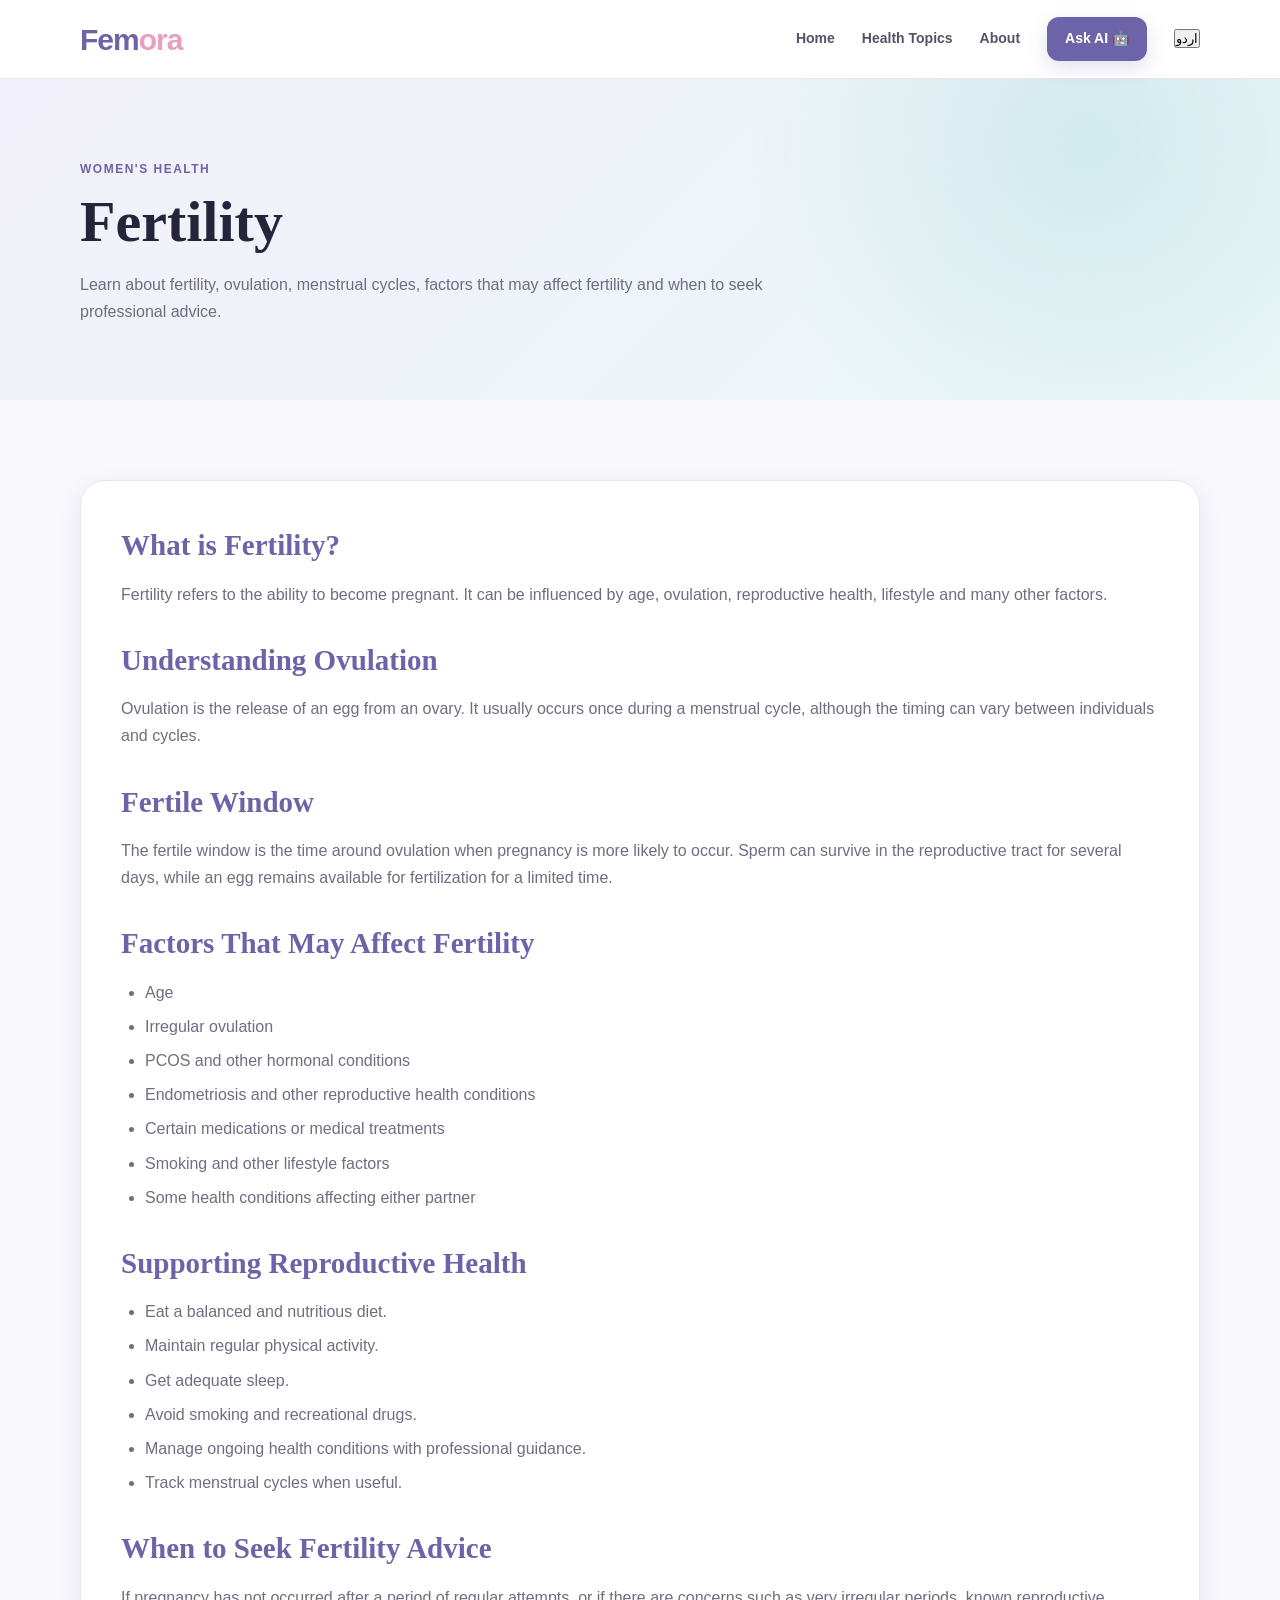
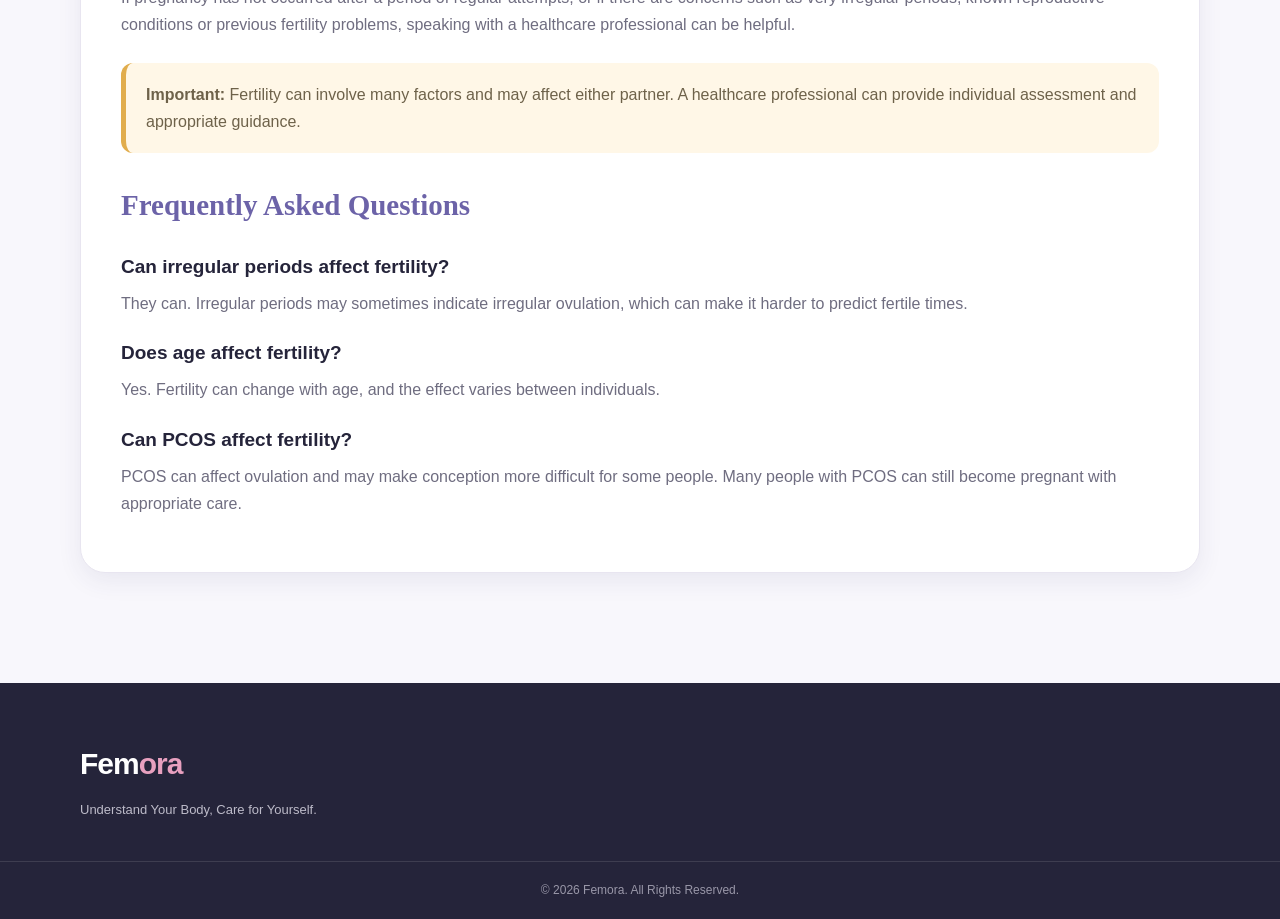
<file: fertility.html>
<!DOCTYPE html>
<html lang="en">

<head>
    <meta charset="UTF-8">
    <meta name="viewport" content="width=device-width, initial-scale=1.0">

    <title>Fertility | Femora</title>

    <link rel="stylesheet" href="css/style.css">
</head>

<body>

<!-- ================= NAVBAR ================= -->

<header class="navbar">

    <div class="container nav-container">

        <a href="index.html" class="logo">
            Fem<span>ora</span>
        </a>

        <nav class="nav-menu">

            <a href="index.html"
               data-en="Home"
               data-ur="ہوم">
                Home
            </a>

            <a href="menstrual-health.html"
               data-en="Health Topics"
               data-ur="صحت کے موضوعات">
                Health Topics
            </a>

            <a href="about.html"
               data-en="About"
               data-ur="ہمارے بارے میں">
                About
            </a>

            <a href="ai-assistant.html"
               class="ai-nav-btn"
               data-en="Ask AI 🤖"
               data-ur="AI سے پوچھیں 🤖">
                Ask AI 🤖
            </a>

            <button id="language-btn" class="language-btn">
                اردو
            </button>

        </nav>

        <button class="menu-btn" id="menuBtn">
            ☰
        </button>

    </div>

</header>


<!-- ================= PAGE HERO ================= -->

<section class="page-hero">

    <div class="container">

        <span class="section-label"
              data-en="WOMEN'S HEALTH"
              data-ur="خواتین کی صحت">
            WOMEN'S HEALTH
        </span>

        <h1 data-en="Fertility"
            data-ur="زرخیزی">
            Fertility
        </h1>

        <p data-en="Learn about fertility, ovulation, menstrual cycles, factors that may affect fertility and when to seek professional advice."
           data-ur="زرخیزی، اوولیشن، ماہواری کے چکر، زرخیزی کو متاثر کرنے والے عوامل اور طبی مشورہ لینے کے بارے میں جانیں۔">

            Learn about fertility, ovulation, menstrual cycles,
            factors that may affect fertility and when to seek
            professional advice.

        </p>

    </div>

</section>


<!-- ================= MAIN CONTENT ================= -->

<section class="section">

    <div class="container">

        <article class="article">


            <!-- WHAT IS FERTILITY -->

            <h2 data-en="What is Fertility?"
                data-ur="زرخیزی کیا ہے؟">

                What is Fertility?

            </h2>

            <p data-en="Fertility refers to the ability to become pregnant. It can be influenced by age, ovulation, reproductive health, lifestyle and many other factors."
               data-ur="زرخیزی سے مراد حاملہ ہونے کی صلاحیت ہے۔ یہ عمر، اوولیشن، تولیدی صحت، طرزِ زندگی اور کئی دوسرے عوامل سے متاثر ہو سکتی ہے۔">

                Fertility refers to the ability to become pregnant.
                It can be influenced by age, ovulation, reproductive
                health, lifestyle and many other factors.

            </p>


            <!-- OVULATION -->

            <h2 data-en="Understanding Ovulation"
                data-ur="اوولیشن کو سمجھنا">

                Understanding Ovulation

            </h2>

            <p data-en="Ovulation is the release of an egg from an ovary. It usually occurs once during a menstrual cycle, although the timing can vary between individuals and cycles."
               data-ur="اوولیشن بیضہ دانی سے انڈے کے خارج ہونے کا عمل ہے۔ یہ عموماً ماہواری کے ایک چکر میں ایک بار ہوتا ہے، تاہم اس کا وقت مختلف افراد اور مختلف چکروں میں بدل سکتا ہے۔">

                Ovulation is the release of an egg from an ovary.
                It usually occurs once during a menstrual cycle,
                although the timing can vary between individuals
                and cycles.

            </p>


            <!-- FERTILE WINDOW -->

            <h2 data-en="Fertile Window"
                data-ur="زرخیز دن">

                Fertile Window

            </h2>

            <p data-en="The fertile window is the time around ovulation when pregnancy is more likely to occur. Sperm can survive in the reproductive tract for several days, while an egg remains available for fertilization for a limited time."
               data-ur="زرخیز دن اوولیشن کے آس پاس کا وہ وقت ہے جب حمل ٹھہرنے کے امکانات زیادہ ہوتے ہیں۔ سپرم تولیدی نظام میں کئی دن تک زندہ رہ سکتے ہیں جبکہ انڈہ فرٹیلائزیشن کے لیے محدود وقت تک دستیاب رہتا ہے۔">

                The fertile window is the time around ovulation
                when pregnancy is more likely to occur. Sperm can
                survive in the reproductive tract for several days,
                while an egg remains available for fertilization
                for a limited time.

            </p>


            <!-- FACTORS -->

            <h2 data-en="Factors That May Affect Fertility"
                data-ur="وہ عوامل جو زرخیزی کو متاثر کر سکتے ہیں">

                Factors That May Affect Fertility

            </h2>

            <ul>

                <li data-en="Age"
                    data-ur="عمر">
                    Age
                </li>

                <li data-en="Irregular ovulation"
                    data-ur="بے قاعدہ اوولیشن">
                    Irregular ovulation
                </li>

                <li data-en="PCOS and other hormonal conditions"
                    data-ur="PCOS اور دیگر ہارمونی مسائل">
                    PCOS and other hormonal conditions
                </li>

                <li data-en="Endometriosis and other reproductive health conditions"
                    data-ur="اینڈومیٹریوسس اور تولیدی صحت کے دیگر مسائل">
                    Endometriosis and other reproductive health conditions
                </li>

                <li data-en="Certain medications or medical treatments"
                    data-ur="کچھ ادویات یا طبی علاج">
                    Certain medications or medical treatments
                </li>

                <li data-en="Smoking and other lifestyle factors"
                    data-ur="تمباکو نوشی اور طرزِ زندگی کے دیگر عوامل">
                    Smoking and other lifestyle factors
                </li>

                <li data-en="Some health conditions affecting either partner"
                    data-ur="ایسی بعض صحت کی حالتیں جو کسی بھی شریکِ حیات کو متاثر کر سکتی ہیں">
                    Some health conditions affecting either partner
                </li>

            </ul>


            <!-- SUPPORT FERTILITY -->

            <h2 data-en="Supporting Reproductive Health"
                data-ur="تولیدی صحت کو بہتر رکھنا">

                Supporting Reproductive Health

            </h2>

            <ul>

                <li data-en="Eat a balanced and nutritious diet."
                    data-ur="متوازن اور غذائیت سے بھرپور غذا کھائیں۔">
                    Eat a balanced and nutritious diet.
                </li>

                <li data-en="Maintain regular physical activity."
                    data-ur="باقاعدہ جسمانی سرگرمی برقرار رکھیں۔">
                    Maintain regular physical activity.
                </li>

                <li data-en="Get adequate sleep."
                    data-ur="مناسب نیند لیں۔">
                    Get adequate sleep.
                </li>

                <li data-en="Avoid smoking and recreational drugs."
                    data-ur="تمباکو نوشی اور نشہ آور تفریحی اشیاء سے پرہیز کریں۔">
                    Avoid smoking and recreational drugs.
                </li>

                <li data-en="Manage ongoing health conditions with professional guidance."
                    data-ur="مسلسل صحت کے مسائل کو طبی ماہر کی رہنمائی سے سنبھالیں۔">
                    Manage ongoing health conditions with professional guidance.
                </li>

                <li data-en="Track menstrual cycles when useful."
                    data-ur="ضرورت کے مطابق ماہواری کے چکروں کو نوٹ کریں۔">
                    Track menstrual cycles when useful.
                </li>

            </ul>


            <!-- WHEN TO SEEK HELP -->

            <h2 data-en="When to Seek Fertility Advice"
                data-ur="زرخیزی کے بارے میں طبی مشورہ کب لینا چاہیے؟">

                When to Seek Fertility Advice

            </h2>

            <p data-en="If pregnancy has not occurred after a period of regular attempts, or if there are concerns such as very irregular periods, known reproductive conditions or previous fertility problems, speaking with a healthcare professional can be helpful."
               data-ur="اگر باقاعدہ کوشش کے باوجود ایک مناسب مدت تک حمل نہ ٹھہرے، یا ماہواری بہت بے قاعدہ ہو، تولیدی صحت کا کوئی معلوم مسئلہ ہو یا پہلے زرخیزی سے متعلق مشکلات رہی ہوں تو کسی طبی ماہر سے مشورہ کرنا مددگار ہو سکتا ہے۔">

                If pregnancy has not occurred after a period of
                regular attempts, or if there are concerns such
                as very irregular periods, known reproductive
                conditions or previous fertility problems,
                speaking with a healthcare professional can be helpful.

            </p>


            <!-- WARNING -->

            <div class="warning">

                <strong data-en="Important:"
                        data-ur="اہم:">
                    Important:
                </strong>

                <span data-en="Fertility can involve many factors and may affect either partner. A healthcare professional can provide individual assessment and appropriate guidance."
                      data-ur="زرخیزی بہت سے عوامل سے متاثر ہو سکتی ہے اور کسی بھی شریکِ حیات سے متعلق ہو سکتی ہے۔ طبی ماہر انفرادی جائزہ اور مناسب رہنمائی فراہم کر سکتا ہے۔">

                    Fertility can involve many factors and may affect
                    either partner. A healthcare professional can provide
                    individual assessment and appropriate guidance.

                </span>

            </div>


            <!-- FAQ -->

            <h2 data-en="Frequently Asked Questions"
                data-ur="اکثر پوچھے جانے والے سوالات">

                Frequently Asked Questions

            </h2>


            <h3 data-en="Can irregular periods affect fertility?"
                data-ur="کیا بے قاعدہ ماہواری زرخیزی کو متاثر کر سکتی ہے؟">

                Can irregular periods affect fertility?

            </h3>

            <p data-en="They can. Irregular periods may sometimes indicate irregular ovulation, which can make it harder to predict fertile times."
               data-ur="جی ہاں، ایسا ہو سکتا ہے۔ بے قاعدہ ماہواری بعض اوقات بے قاعدہ اوولیشن کی نشاندہی کر سکتی ہے، جس کی وجہ سے زرخیز دنوں کا اندازہ لگانا مشکل ہو سکتا ہے۔">

                They can. Irregular periods may sometimes indicate
                irregular ovulation, which can make it harder to
                predict fertile times.

            </p>


            <h3 data-en="Does age affect fertility?"
                data-ur="کیا عمر زرخیزی کو متاثر کرتی ہے؟">

                Does age affect fertility?

            </h3>

            <p data-en="Yes. Fertility can change with age, and the effect varies between individuals."
               data-ur="جی ہاں۔ عمر کے ساتھ زرخیزی میں تبدیلی آ سکتی ہے، اور اس کا اثر ہر فرد میں مختلف ہو سکتا ہے۔">

                Yes. Fertility can change with age,
                and the effect varies between individuals.

            </p>


            <h3 data-en="Can PCOS affect fertility?"
                data-ur="کیا PCOS زرخیزی کو متاثر کر سکتا ہے؟">

                Can PCOS affect fertility?

            </h3>

            <p data-en="PCOS can affect ovulation and may make conception more difficult for some people. Many people with PCOS can still become pregnant with appropriate care."
               data-ur="PCOS اوولیشن کو متاثر کر سکتا ہے اور بعض افراد کے لیے حمل ٹھہرنا مشکل بنا سکتا ہے۔ تاہم مناسب طبی دیکھ بھال کے ساتھ PCOS والی بہت سی خواتین حاملہ ہو سکتی ہیں۔">

                PCOS can affect ovulation and may make conception
                more difficult for some people. Many people with
                PCOS can still become pregnant with appropriate care.

            </p>


        </article>

    </div>

</section>


<!-- ================= FOOTER ================= -->

<footer>

    <div class="container footer-container">

        <div class="footer-brand">

            <a href="index.html" class="logo">
                Fem<span>ora</span>
            </a>

            <p data-en="Understand Your Body, Care for Yourself."
               data-ur="اپنے جسم کو سمجھیں، اپنا خیال رکھیں.">

                Understand Your Body, Care for Yourself.

            </p>

        </div>

    </div>


    <div class="footer-bottom">

        © 2026 Femora.

        <span data-en="All Rights Reserved."
              data-ur="تمام حقوق محفوظ ہیں۔">

            All Rights Reserved.

        </span>

    </div>

</footer>


<!-- ================= JAVASCRIPT ================= -->

<script src="js/main.js"></script>
<script src="js/language.js"></script>
<script src="js/ai.js"></script>

</body>
</html>
</file>
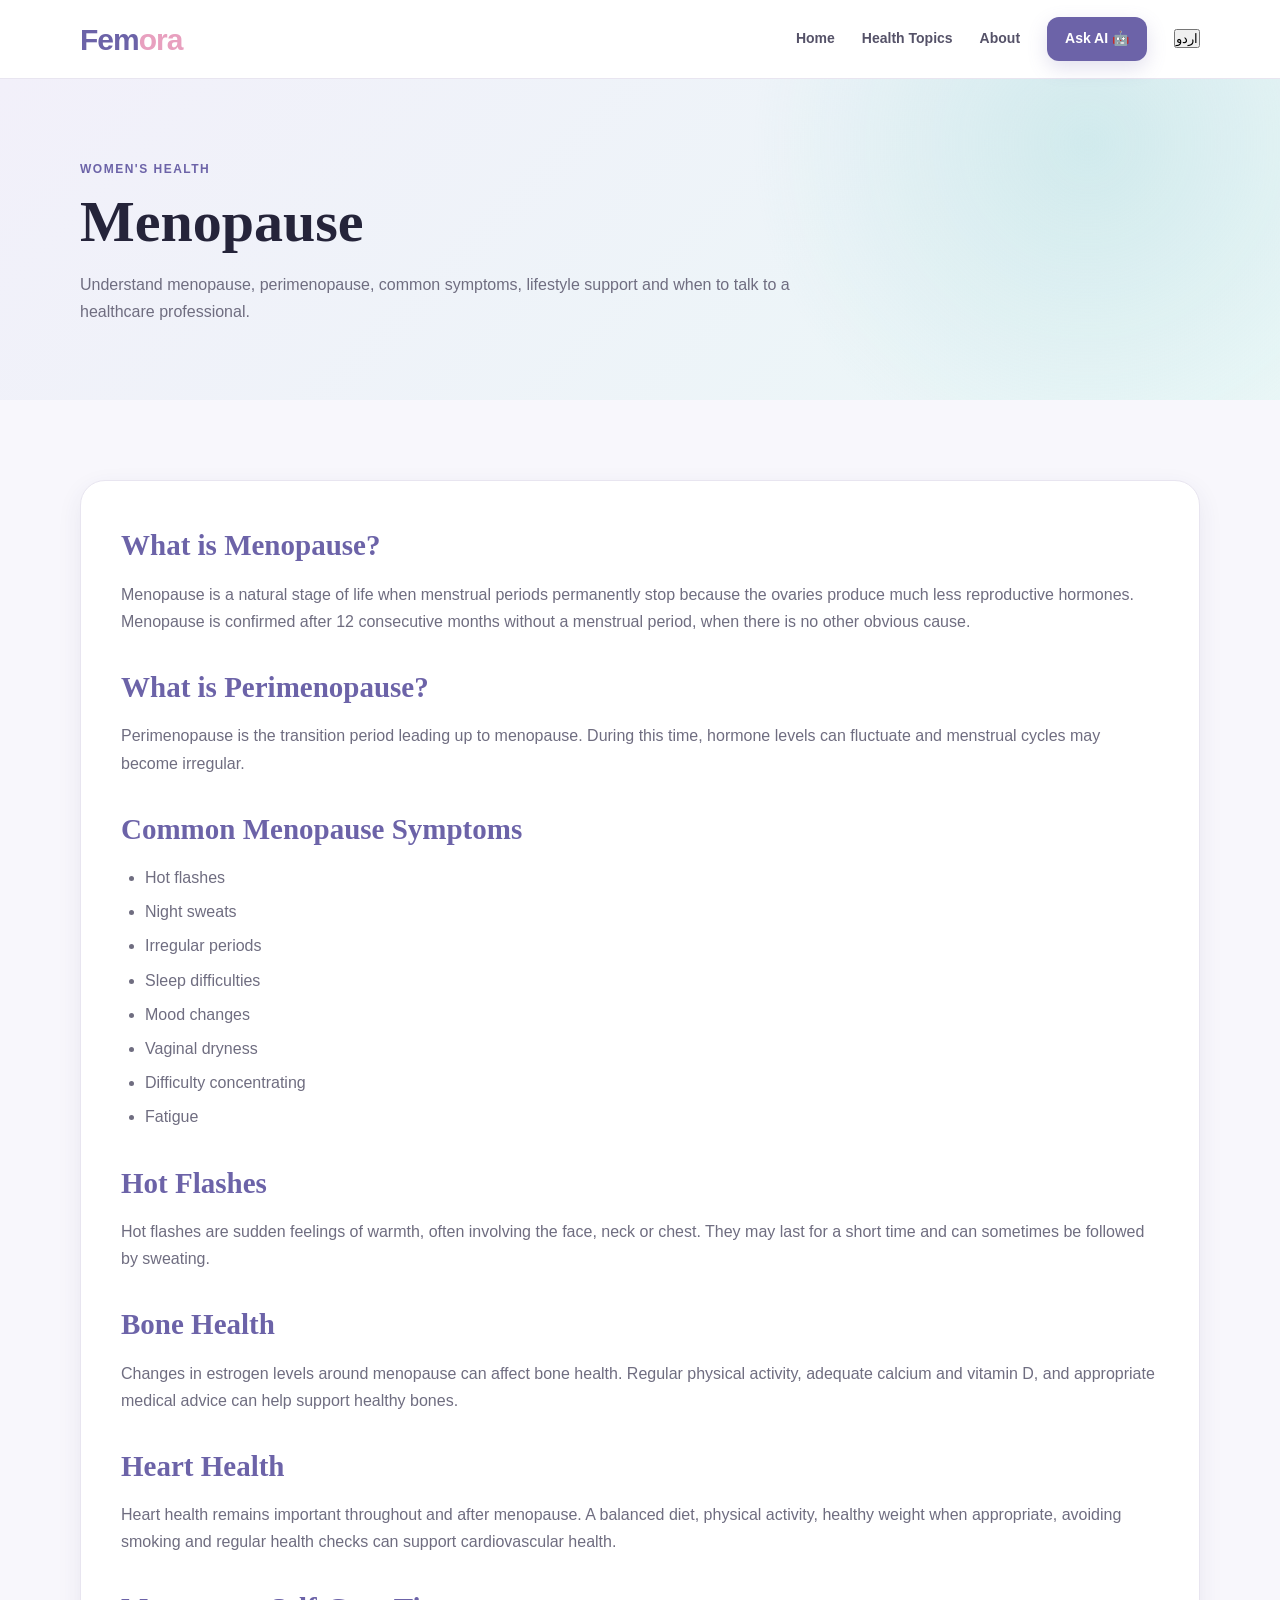
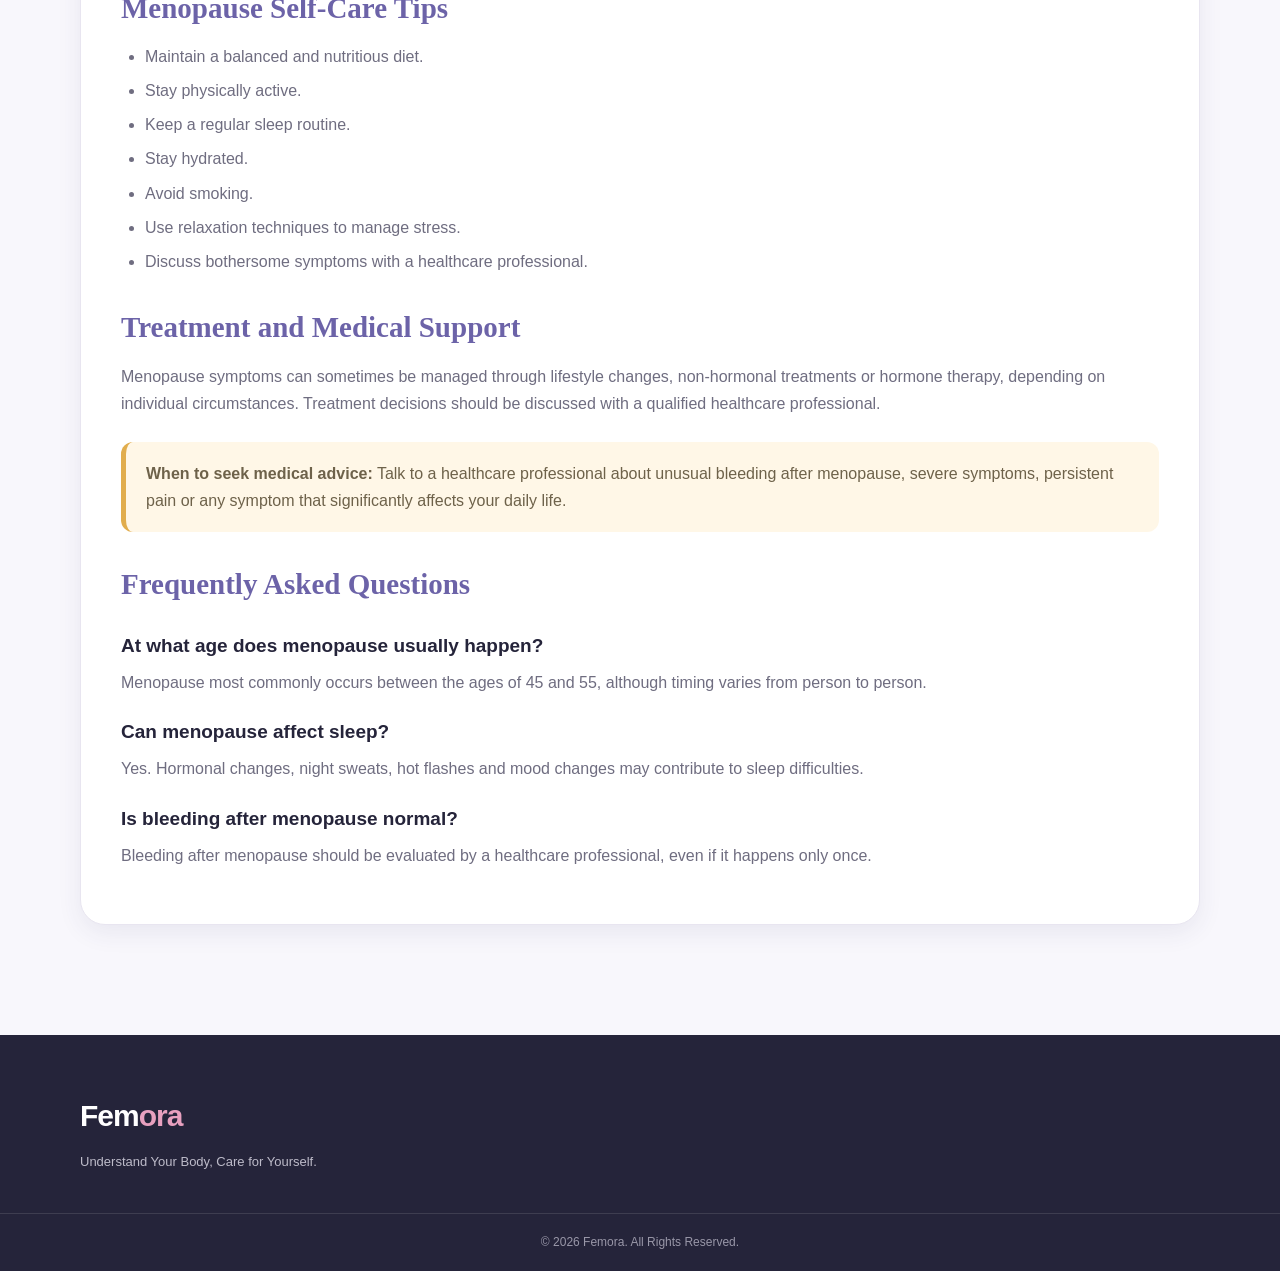
<file: menopause.html>
<!DOCTYPE html>
<html lang="en">

<head>
    <meta charset="UTF-8">
    <meta name="viewport" content="width=device-width, initial-scale=1.0">

    <title>Menopause | Femora</title>

    <link rel="stylesheet" href="css/style.css">
</head>

<body>

<!-- ================= NAVBAR ================= -->

<header class="navbar">

    <div class="container nav-container">

        <a href="index.html" class="logo">
            Fem<span>ora</span>
        </a>

        <nav class="nav-menu">

            <a href="index.html"
               data-en="Home"
               data-ur="ہوم">
                Home
            </a>

            <a href="menstrual-health.html"
               data-en="Health Topics"
               data-ur="صحت کے موضوعات">
                Health Topics
            </a>

            <a href="about.html"
               data-en="About"
               data-ur="ہمارے بارے میں">
                About
            </a>

            <a href="ai-assistant.html"
               class="ai-nav-btn"
               data-en="Ask AI 🤖"
               data-ur="AI سے پوچھیں 🤖">
                Ask AI 🤖
            </a>

            <button id="language-btn" class="language-btn">
                اردو
            </button>

        </nav>

        <button class="menu-btn" id="menuBtn">
            ☰
        </button>

    </div>

</header>


<!-- ================= PAGE HERO ================= -->

<section class="page-hero">

    <div class="container">

        <span class="section-label"
              data-en="WOMEN'S HEALTH"
              data-ur="خواتین کی صحت">
            WOMEN'S HEALTH
        </span>

        <h1 data-en="Menopause"
            data-ur="مینوپاز">
            Menopause
        </h1>

        <p data-en="Understand menopause, perimenopause, common symptoms, lifestyle support and when to talk to a healthcare professional."
           data-ur="مینوپاز، پیری مینوپاز، عام علامات، صحت مند طرزِ زندگی اور طبی ماہر سے مشورہ لینے کے بارے میں جانیں۔">

            Understand menopause, perimenopause, common symptoms,
            lifestyle support and when to talk to a healthcare professional.

        </p>

    </div>

</section>


<!-- ================= MAIN CONTENT ================= -->

<section class="section">

    <div class="container">

        <article class="article">


            <!-- WHAT IS MENOPAUSE -->

            <h2 data-en="What is Menopause?"
                data-ur="مینوپاز کیا ہے؟">

                What is Menopause?

            </h2>

            <p data-en="Menopause is a natural stage of life when menstrual periods permanently stop because the ovaries produce much less reproductive hormones. Menopause is confirmed after 12 consecutive months without a menstrual period, when there is no other obvious cause."
               data-ur="مینوپاز زندگی کا ایک قدرتی مرحلہ ہے جب بیضہ دانیاں تولیدی ہارمونز کی مقدار بہت کم کر دیتی ہیں اور ماہواری مستقل طور پر بند ہو جاتی ہے۔ عام طور پر مینوپاز کی تصدیق اس وقت کی جاتی ہے جب مسلسل 12 ماہ تک ماہواری نہ آئے اور اس کی کوئی دوسری واضح وجہ نہ ہو۔">

                Menopause is a natural stage of life when menstrual
                periods permanently stop because the ovaries produce
                much less reproductive hormones. Menopause is confirmed
                after 12 consecutive months without a menstrual period,
                when there is no other obvious cause.

            </p>


            <!-- PERIMENOPAUSE -->

            <h2 data-en="What is Perimenopause?"
                data-ur="پیری مینوپاز کیا ہے؟">

                What is Perimenopause?

            </h2>

            <p data-en="Perimenopause is the transition period leading up to menopause. During this time, hormone levels can fluctuate and menstrual cycles may become irregular."
               data-ur="پیری مینوپاز وہ عبوری مرحلہ ہے جو مینوپاز سے پہلے آتا ہے۔ اس دوران ہارمونز کی سطح میں اتار چڑھاؤ آ سکتا ہے اور ماہواری کے چکر بے قاعدہ ہو سکتے ہیں۔">

                Perimenopause is the transition period leading up
                to menopause. During this time, hormone levels can
                fluctuate and menstrual cycles may become irregular.

            </p>


            <!-- COMMON SYMPTOMS -->

            <h2 data-en="Common Menopause Symptoms"
                data-ur="مینوپاز کی عام علامات">

                Common Menopause Symptoms

            </h2>

            <ul>

                <li data-en="Hot flashes"
                    data-ur="اچانک گرمی محسوس ہونا">
                    Hot flashes
                </li>

                <li data-en="Night sweats"
                    data-ur="رات کو زیادہ پسینہ آنا">
                    Night sweats
                </li>

                <li data-en="Irregular periods"
                    data-ur="بے قاعدہ ماہواری">
                    Irregular periods
                </li>

                <li data-en="Sleep difficulties"
                    data-ur="نیند میں دشواری">
                    Sleep difficulties
                </li>

                <li data-en="Mood changes"
                    data-ur="موڈ میں تبدیلیاں">
                    Mood changes
                </li>

                <li data-en="Vaginal dryness"
                    data-ur="اندام نہانی میں خشکی">
                    Vaginal dryness
                </li>

                <li data-en="Difficulty concentrating"
                    data-ur="توجہ مرکوز کرنے میں دشواری">
                    Difficulty concentrating
                </li>

                <li data-en="Fatigue"
                    data-ur="تھکن">
                    Fatigue
                </li>

            </ul>


            <!-- HOT FLASHES -->

            <h2 data-en="Hot Flashes"
                data-ur="اچانک گرمی محسوس ہونا">

                Hot Flashes

            </h2>

            <p data-en="Hot flashes are sudden feelings of warmth, often involving the face, neck or chest. They may last for a short time and can sometimes be followed by sweating."
               data-ur="اچانک گرمی محسوس ہونا مینوپاز کی عام علامات میں سے ایک ہے۔ اس میں اکثر چہرے، گردن یا سینے میں اچانک گرمی محسوس ہوتی ہے۔ یہ کچھ دیر رہ سکتی ہے اور اس کے بعد پسینہ بھی آ سکتا ہے۔">

                Hot flashes are sudden feelings of warmth, often
                involving the face, neck or chest. They may last
                for a short time and can sometimes be followed
                by sweating.

            </p>


            <!-- BONE HEALTH -->

            <h2 data-en="Bone Health"
                data-ur="ہڈیوں کی صحت">

                Bone Health

            </h2>

            <p data-en="Changes in estrogen levels around menopause can affect bone health. Regular physical activity, adequate calcium and vitamin D, and appropriate medical advice can help support healthy bones."
               data-ur="مینوپاز کے دوران ایسٹروجن کی سطح میں تبدیلیاں ہڈیوں کی صحت کو متاثر کر سکتی ہیں۔ باقاعدہ جسمانی سرگرمی، مناسب کیلشیم اور وٹامن D، اور طبی ماہر کی مناسب رہنمائی ہڈیوں کی صحت برقرار رکھنے میں مدد دے سکتی ہے۔">

                Changes in estrogen levels around menopause can affect
                bone health. Regular physical activity, adequate calcium
                and vitamin D, and appropriate medical advice can help
                support healthy bones.

            </p>


            <!-- HEART HEALTH -->

            <h2 data-en="Heart Health"
                data-ur="دل کی صحت">

                Heart Health

            </h2>

            <p data-en="Heart health remains important throughout and after menopause. A balanced diet, physical activity, healthy weight when appropriate, avoiding smoking and regular health checks can support cardiovascular health."
               data-ur="مینوپاز کے دوران اور اس کے بعد دل کی صحت اہم رہتی ہے۔ متوازن غذا، جسمانی سرگرمی، مناسب وزن برقرار رکھنا، تمباکو نوشی سے پرہیز اور باقاعدہ طبی معائنے دل کی صحت کے لیے مددگار ہو سکتے ہیں۔">

                Heart health remains important throughout and after
                menopause. A balanced diet, physical activity,
                healthy weight when appropriate, avoiding smoking
                and regular health checks can support cardiovascular health.

            </p>


            <!-- SELF CARE -->

            <h2 data-en="Menopause Self-Care Tips"
                data-ur="مینوپاز کے دوران اپنی دیکھ بھال کے طریقے">

                Menopause Self-Care Tips

            </h2>

            <ul>

                <li data-en="Maintain a balanced and nutritious diet."
                    data-ur="متوازن اور غذائیت سے بھرپور غذا کھائیں۔">
                    Maintain a balanced and nutritious diet.
                </li>

                <li data-en="Stay physically active."
                    data-ur="جسمانی طور پر متحرک رہیں۔">
                    Stay physically active.
                </li>

                <li data-en="Keep a regular sleep routine."
                    data-ur="نیند کا باقاعدہ معمول برقرار رکھیں۔">
                    Keep a regular sleep routine.
                </li>

                <li data-en="Stay hydrated."
                    data-ur="مناسب مقدار میں پانی پئیں۔">
                    Stay hydrated.
                </li>

                <li data-en="Avoid smoking."
                    data-ur="تمباکو نوشی سے پرہیز کریں۔">
                    Avoid smoking.
                </li>

                <li data-en="Use relaxation techniques to manage stress."
                    data-ur="ذہنی دباؤ کو کم کرنے کے لیے آرام اور سکون کی تکنیکیں استعمال کریں۔">
                    Use relaxation techniques to manage stress.
                </li>

                <li data-en="Discuss bothersome symptoms with a healthcare professional."
                    data-ur="پریشان کرنے والی علامات کے بارے میں طبی ماہر سے بات کریں۔">
                    Discuss bothersome symptoms with a healthcare professional.
                </li>

            </ul>


            <!-- TREATMENT -->

            <h2 data-en="Treatment and Medical Support"
                data-ur="علاج اور طبی مدد">

                Treatment and Medical Support

            </h2>

            <p data-en="Menopause symptoms can sometimes be managed through lifestyle changes, non-hormonal treatments or hormone therapy, depending on individual circumstances. Treatment decisions should be discussed with a qualified healthcare professional."
               data-ur="مینوپاز کی علامات کو بعض اوقات طرزِ زندگی میں تبدیلی، غیر ہارمونی علاج یا ہارمون تھراپی کے ذریعے سنبھالا جا سکتا ہے، لیکن علاج کا انتخاب ہر فرد کی صورتحال پر منحصر ہوتا ہے۔ علاج کے بارے میں مستند طبی ماہر سے مشورہ کرنا ضروری ہے۔">

                Menopause symptoms can sometimes be managed through
                lifestyle changes, non-hormonal treatments or hormone
                therapy, depending on individual circumstances.
                Treatment decisions should be discussed with a
                qualified healthcare professional.

            </p>


            <!-- WARNING -->

            <div class="warning">

                <strong data-en="When to seek medical advice:"
                        data-ur="طبی مشورہ کب لینا چاہیے؟">

                    When to seek medical advice:

                </strong>

                <span data-en="Talk to a healthcare professional about unusual bleeding after menopause, severe symptoms, persistent pain or any symptom that significantly affects your daily life."
                      data-ur="مینوپاز کے بعد غیر معمولی خون آنے، شدید علامات، مسلسل درد یا ایسی علامات کی صورت میں جو روزمرہ زندگی کو نمایاں طور پر متاثر کریں، طبی ماہر سے مشورہ کریں۔">

                    Talk to a healthcare professional about unusual
                    bleeding after menopause, severe symptoms,
                    persistent pain or any symptom that significantly
                    affects your daily life.

                </span>

            </div>


            <!-- FAQ -->

            <h2 data-en="Frequently Asked Questions"
                data-ur="اکثر پوچھے جانے والے سوالات">

                Frequently Asked Questions

            </h2>


            <h3 data-en="At what age does menopause usually happen?"
                data-ur="مینوپاز عام طور پر کس عمر میں ہوتا ہے؟">

                At what age does menopause usually happen?

            </h3>

            <p data-en="Menopause most commonly occurs between the ages of 45 and 55, although timing varies from person to person."
               data-ur="مینوپاز عام طور پر 45 سے 55 سال کی عمر کے درمیان ہوتا ہے، تاہم اس کا وقت ہر فرد میں مختلف ہو سکتا ہے۔">

                Menopause most commonly occurs between the ages
                of 45 and 55, although timing varies from person
                to person.

            </p>


            <h3 data-en="Can menopause affect sleep?"
                data-ur="کیا مینوپاز نیند کو متاثر کر سکتا ہے؟">

                Can menopause affect sleep?

            </h3>

            <p data-en="Yes. Hormonal changes, night sweats, hot flashes and mood changes may contribute to sleep difficulties."
               data-ur="جی ہاں۔ ہارمونی تبدیلیاں، رات کو پسینہ آنا، اچانک گرمی محسوس ہونا اور موڈ میں تبدیلیاں نیند میں دشواری کا سبب بن سکتی ہیں۔">

                Yes. Hormonal changes, night sweats, hot flashes
                and mood changes may contribute to sleep difficulties.

            </p>


            <h3 data-en="Is bleeding after menopause normal?"
                data-ur="کیا مینوپاز کے بعد خون آنا معمول ہے؟">

                Is bleeding after menopause normal?

            </h3>

            <p data-en="Bleeding after menopause should be evaluated by a healthcare professional, even if it happens only once."
               data-ur="مینوپاز کے بعد خون آنا طبی ماہر سے چیک کروانا چاہیے، چاہے یہ صرف ایک مرتبہ ہی کیوں نہ ہوا ہو۔">

                Bleeding after menopause should be evaluated by
                a healthcare professional, even if it happens
                only once.

            </p>


        </article>

    </div>

</section>


<!-- ================= FOOTER ================= -->

<footer>

    <div class="container footer-container">

        <div class="footer-brand">

            <a href="index.html" class="logo">
                Fem<span>ora</span>
            </a>

            <p data-en="Understand Your Body, Care for Yourself."
               data-ur="اپنے جسم کو سمجھیں، اپنا خیال رکھیں۔">

                Understand Your Body, Care for Yourself.

            </p>

        </div>

    </div>


    <div class="footer-bottom">

        © 2026 Femora.

        <span data-en="All Rights Reserved."
              data-ur="تمام حقوق محفوظ ہیں۔">

            All Rights Reserved.

        </span>

    </div>

</footer>


<!-- ================= JAVASCRIPT ================= -->

<script src="js/main.js"></script>
<script src="js/language.js"></script>
<script src="js/ai.js"></script>

</body>
</html>
</file>
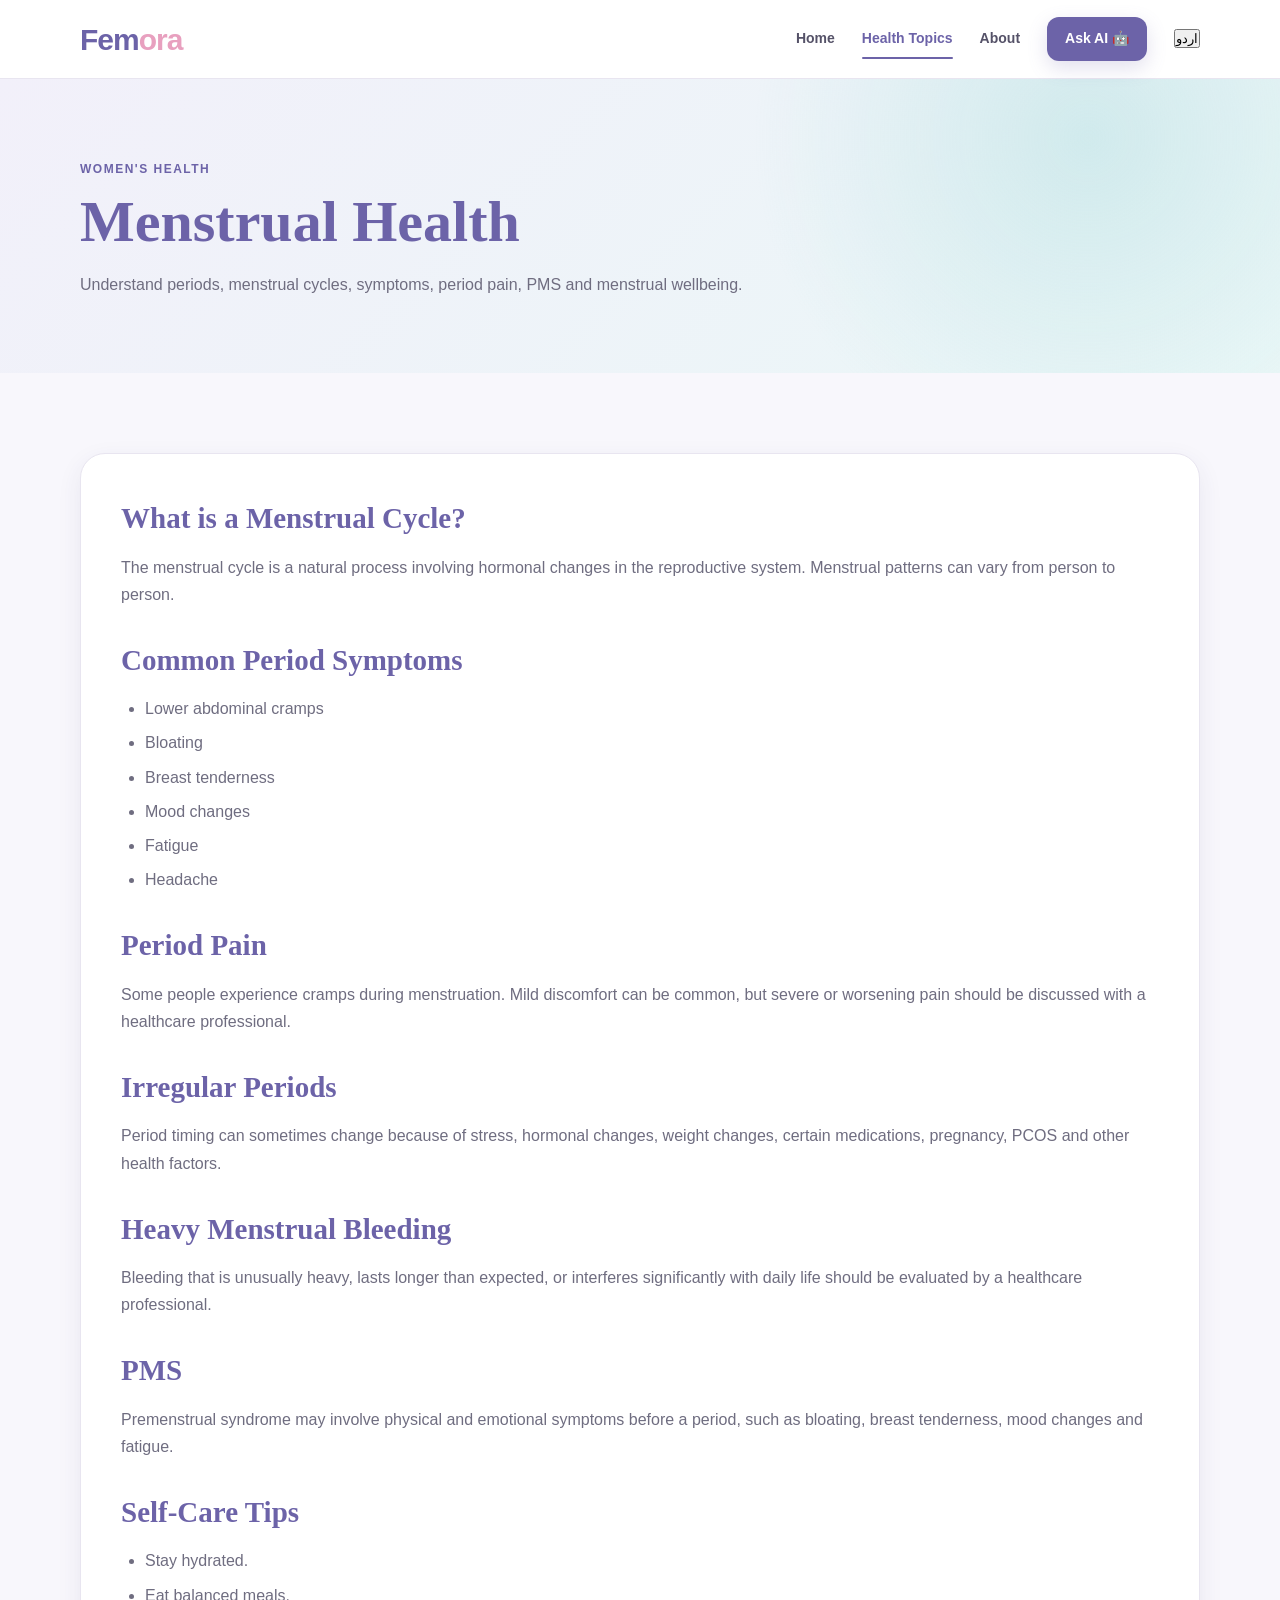
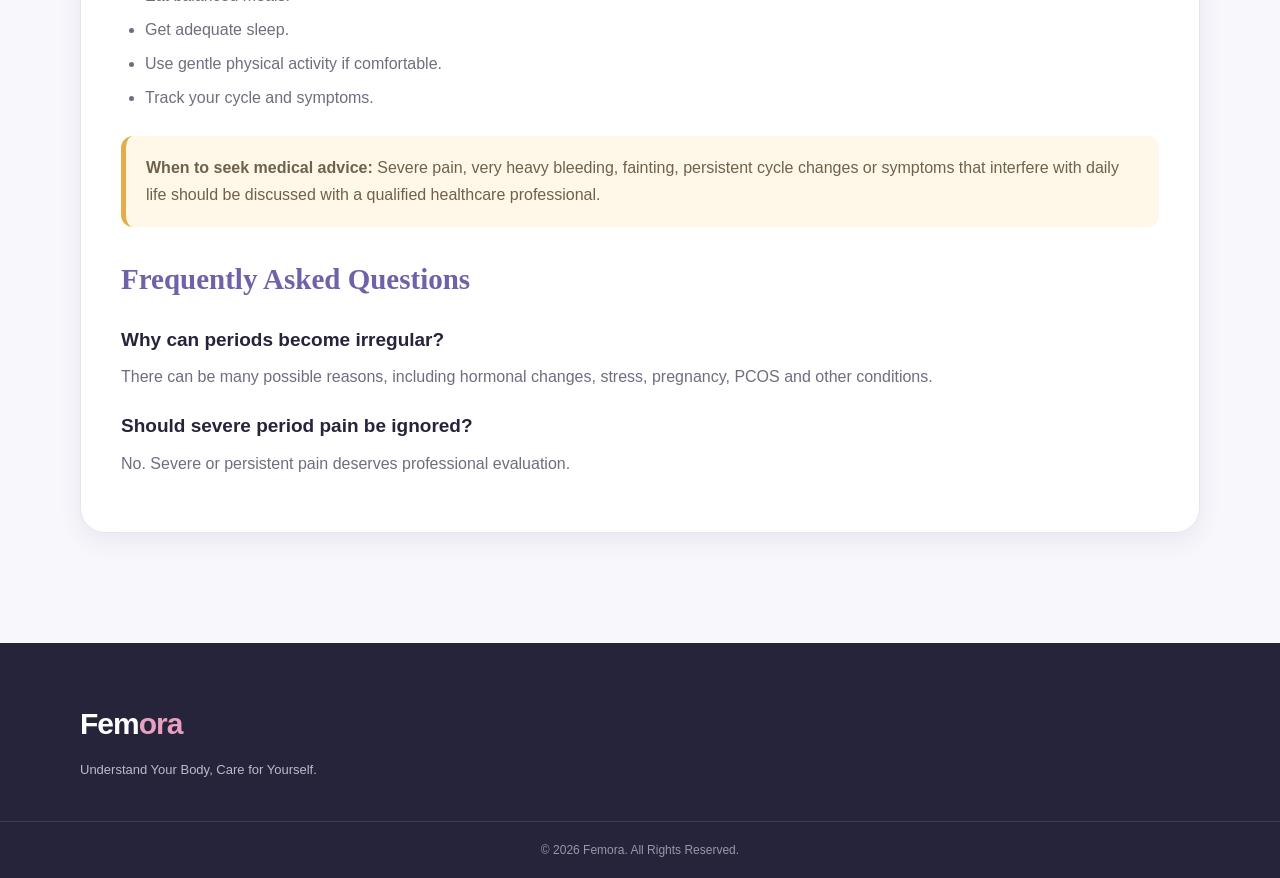
<file: menstrual-health.html>
<!DOCTYPE html>
<html lang="en">

<head>
    <meta charset="UTF-8">
    <meta name="viewport" content="width=device-width, initial-scale=1.0">

    <title>Menstrual Health | Femora</title>

    <link rel="stylesheet" href="css/style.css">
</head>

<body>

<!-- =====================================================
     NAVBAR
===================================================== -->

<header class="navbar">

    <div class="container nav-container">

        <a href="index.html" class="logo">
            Fem<span>ora</span>
        </a>

        <nav class="nav-menu">

            <a href="index.html"
               data-en="Home"
               data-ur="ہوم">
                Home
            </a>

            <a href="menstrual-health.html"
               class="active"
               data-en="Health Topics"
               data-ur="صحت کے موضوعات">
                Health Topics
            </a>

            <a href="about.html"
               data-en="About"
               data-ur="ہمارے بارے میں">
                About
            </a>

            <a href="ai-assistant.html"
               class="ai-nav-btn"
               data-en="Ask AI 🤖"
               data-ur="AI سے پوچھیں 🤖">
                Ask AI 🤖
            </a>

            <!-- LANGUAGE BUTTON -->

            <button id="language-btn"
                    class="language-btn">
                اردو
            </button>

        </nav>

        <button class="menu-btn" id="menuBtn">
            ☰
        </button>

    </div>

</header>


<!-- =====================================================
     PAGE HERO
===================================================== -->

<section class="page-hero">

    <div class="container">

        <span class="section-label"
              data-en="WOMEN'S HEALTH"
              data-ur="خواتین کی صحت">
            WOMEN'S HEALTH
        </span>

        <h1>
            <span data-en="Menstrual"
                  data-ur="ماہواری کی">
                Menstrual
            </span>

            <span data-en="Health"
                  data-ur="صحت">
                Health
            </span>
        </h1>

        <p data-en="Understand periods, menstrual cycles, symptoms, period pain, PMS and menstrual wellbeing."
           data-ur="ماہواری، ماہواری کے چکر، علامات، ماہواری کے درد، PMS اور ماہواری سے متعلق صحت کے بارے میں جانیں۔">

            Understand periods, menstrual cycles, symptoms,
            period pain, PMS and menstrual wellbeing.

        </p>

    </div>

</section>


<!-- =====================================================
     MAIN CONTENT
===================================================== -->

<section class="section">

    <div class="container">

        <article class="article">


            <!-- =================================================
                 WHAT IS MENSTRUAL CYCLE
            ================================================== -->

            <h2 data-en="What is a Menstrual Cycle?"
                data-ur="ماہواری کا چکر کیا ہے؟">

                What is a Menstrual Cycle?

            </h2>

            <p data-en="The menstrual cycle is a natural process involving hormonal changes in the reproductive system. Menstrual patterns can vary from person to person."
               data-ur="ماہواری کا چکر ایک قدرتی عمل ہے جس میں تولیدی نظام میں ہارمونز کی تبدیلیاں شامل ہوتی ہیں۔ ماہواری کا انداز ہر فرد میں مختلف ہو سکتا ہے۔">

                The menstrual cycle is a natural process involving
                hormonal changes in the reproductive system.
                Menstrual patterns can vary from person to person.

            </p>


            <!-- =================================================
                 COMMON SYMPTOMS
            ================================================== -->

            <h2 data-en="Common Period Symptoms"
                data-ur="ماہواری کی عام علامات">

                Common Period Symptoms

            </h2>

            <ul>

                <li data-en="Lower abdominal cramps"
                    data-ur="پیٹ کے نچلے حصے میں درد یا کھنچاؤ">
                    Lower abdominal cramps
                </li>

                <li data-en="Bloating"
                    data-ur="پیٹ کا پھولنا">
                    Bloating
                </li>

                <li data-en="Breast tenderness"
                    data-ur="چھاتی میں حساسیت یا درد">
                    Breast tenderness
                </li>

                <li data-en="Mood changes"
                    data-ur="موڈ میں تبدیلیاں">
                    Mood changes
                </li>

                <li data-en="Fatigue"
                    data-ur="تھکن">
                    Fatigue
                </li>

                <li data-en="Headache"
                    data-ur="سر درد">
                    Headache
                </li>

            </ul>


            <!-- =================================================
                 PERIOD PAIN
            ================================================== -->

            <h2 data-en="Period Pain"
                data-ur="ماہواری کا درد">

                Period Pain

            </h2>

            <p data-en="Some people experience cramps during menstruation. Mild discomfort can be common, but severe or worsening pain should be discussed with a healthcare professional."
               data-ur="کچھ افراد کو ماہواری کے دوران درد یا کھنچاؤ محسوس ہوتا ہے۔ ہلکی تکلیف عام ہو سکتی ہے، لیکن شدید یا بڑھتا ہوا درد کسی طبی ماہر سے زیرِ بحث لانا چاہیے۔">

                Some people experience cramps during menstruation.
                Mild discomfort can be common, but severe or worsening
                pain should be discussed with a healthcare professional.

            </p>


            <!-- =================================================
                 IRREGULAR PERIODS
            ================================================== -->

            <h2 data-en="Irregular Periods"
                data-ur="بے قاعدہ ماہواری">

                Irregular Periods

            </h2>

            <p data-en="Period timing can sometimes change because of stress, hormonal changes, weight changes, certain medications, pregnancy, PCOS and other health factors."
               data-ur="ماہواری کا وقت بعض اوقات ذہنی دباؤ، ہارمونز میں تبدیلی، وزن میں تبدیلی، کچھ ادویات، حمل، PCOS اور دیگر صحت کے عوامل کی وجہ سے تبدیل ہو سکتا ہے۔">

                Period timing can sometimes change because of stress,
                hormonal changes, weight changes, certain medications,
                pregnancy, PCOS and other health factors.

            </p>


            <!-- =================================================
                 HEAVY BLEEDING
            ================================================== -->

            <h2 data-en="Heavy Menstrual Bleeding"
                data-ur="زیادہ ماہواری کا خون آنا">

                Heavy Menstrual Bleeding

            </h2>

            <p data-en="Bleeding that is unusually heavy, lasts longer than expected, or interferes significantly with daily life should be evaluated by a healthcare professional."
               data-ur="اگر خون معمول سے بہت زیادہ آئے، توقع سے زیادہ دیر تک جاری رہے، یا روزمرہ زندگی کو نمایاں طور پر متاثر کرے تو کسی طبی ماہر سے معائنہ کروانا چاہیے۔">

                Bleeding that is unusually heavy, lasts longer than
                expected, or interferes significantly with daily life
                should be evaluated by a healthcare professional.

            </p>


            <!-- =================================================
                 PMS
            ================================================== -->

            <h2 data-en="PMS"
                data-ur="PMS">

                PMS

            </h2>

            <p data-en="Premenstrual syndrome may involve physical and emotional symptoms before a period, such as bloating, breast tenderness, mood changes and fatigue."
               data-ur="پری مینسٹرول سنڈروم (PMS) میں ماہواری سے پہلے جسمانی اور جذباتی علامات ہو سکتی ہیں، جیسے پیٹ کا پھولنا، چھاتی میں حساسیت، موڈ میں تبدیلی اور تھکن۔">

                Premenstrual syndrome may involve physical and emotional
                symptoms before a period, such as bloating, breast
                tenderness, mood changes and fatigue.

            </p>


            <!-- =================================================
                 SELF CARE
            ================================================== -->

            <h2 data-en="Self-Care Tips"
                data-ur="اپنی دیکھ بھال کے طریقے">

                Self-Care Tips

            </h2>

            <ul>

                <li data-en="Stay hydrated."
                    data-ur="مناسب مقدار میں پانی پئیں۔">
                    Stay hydrated.
                </li>

                <li data-en="Eat balanced meals."
                    data-ur="متوازن غذا کھائیں۔">
                    Eat balanced meals.
                </li>

                <li data-en="Get adequate sleep."
                    data-ur="مناسب اور پوری نیند لیں۔">
                    Get adequate sleep.
                </li>

                <li data-en="Use gentle physical activity if comfortable."
                    data-ur="اگر آپ کو آرام دہ محسوس ہو تو ہلکی جسمانی سرگرمی کریں۔">
                    Use gentle physical activity if comfortable.
                </li>

                <li data-en="Track your cycle and symptoms."
                    data-ur="اپنی ماہواری کے چکر اور علامات کو نوٹ کریں۔">
                    Track your cycle and symptoms.
                </li>

            </ul>


            <!-- =================================================
                 WARNING
            ================================================== -->

            <div class="warning">

                <strong data-en="When to seek medical advice:"
                        data-ur="طبی مشورہ کب لینا چاہیے؟">

                    When to seek medical advice:

                </strong>

                <span data-en=" Severe pain, very heavy bleeding, fainting, persistent cycle changes or symptoms that interfere with daily life should be discussed with a qualified healthcare professional."
                      data-ur=" شدید درد، بہت زیادہ خون آنا، بے ہوشی، ماہواری کے چکر میں مسلسل تبدیلیاں یا ایسی علامات جو روزمرہ زندگی کو متاثر کریں، کسی مستند طبی ماہر سے زیرِ بحث لانی چاہئیں۔">

                    Severe pain, very heavy bleeding, fainting,
                    persistent cycle changes or symptoms that interfere
                    with daily life should be discussed with a qualified
                    healthcare professional.

                </span>

            </div>


            <!-- =================================================
                 FAQ
            ================================================== -->

            <h2 data-en="Frequently Asked Questions"
                data-ur="اکثر پوچھے جانے والے سوالات">

                Frequently Asked Questions

            </h2>


            <h3 data-en="Why can periods become irregular?"
                data-ur="ماہواری بے قاعدہ کیوں ہو سکتی ہے؟">

                Why can periods become irregular?

            </h3>

            <p data-en="There can be many possible reasons, including hormonal changes, stress, pregnancy, PCOS and other conditions."
               data-ur="اس کی کئی ممکنہ وجوہات ہو سکتی ہیں، جن میں ہارمونز میں تبدیلی، ذہنی دباؤ، حمل، PCOS اور دیگر طبی حالات شامل ہیں۔">

                There can be many possible reasons, including hormonal
                changes, stress, pregnancy, PCOS and other conditions.

            </p>


            <h3 data-en="Should severe period pain be ignored?"
                data-ur="کیا ماہواری کے شدید درد کو نظر انداز کرنا چاہیے؟">

                Should severe period pain be ignored?

            </h3>

            <p data-en="No. Severe or persistent pain deserves professional evaluation."
               data-ur="نہیں۔ شدید یا مسلسل درد کے لیے طبی ماہر سے معائنہ کروانا ضروری ہے۔">

                No. Severe or persistent pain deserves professional
                evaluation.

            </p>


        </article>

    </div>

</section>


<!-- =====================================================
     FOOTER
===================================================== -->

<footer>

    <div class="container footer-container">

        <div class="footer-brand">

            <a href="index.html" class="logo">
                Fem<span>ora</span>
            </a>

            <p data-en="Understand Your Body, Care for Yourself."
               data-ur="اپنے جسم کو سمجھیں، اپنا خیال رکھیں۔">

                Understand Your Body, Care for Yourself.

            </p>

        </div>

    </div>


    <div class="footer-bottom">

        © 2026 Femora.

        <span data-en="All Rights Reserved."
              data-ur="تمام حقوق محفوظ ہیں۔">

            All Rights Reserved.

        </span>

    </div>

</footer>


<!-- =====================================================
     JAVASCRIPT
===================================================== -->

<script src="js/main.js"></script>

<script src="js/language.js"></script>

<script src="js/ai.js"></script>


</body>
</html>
</file>
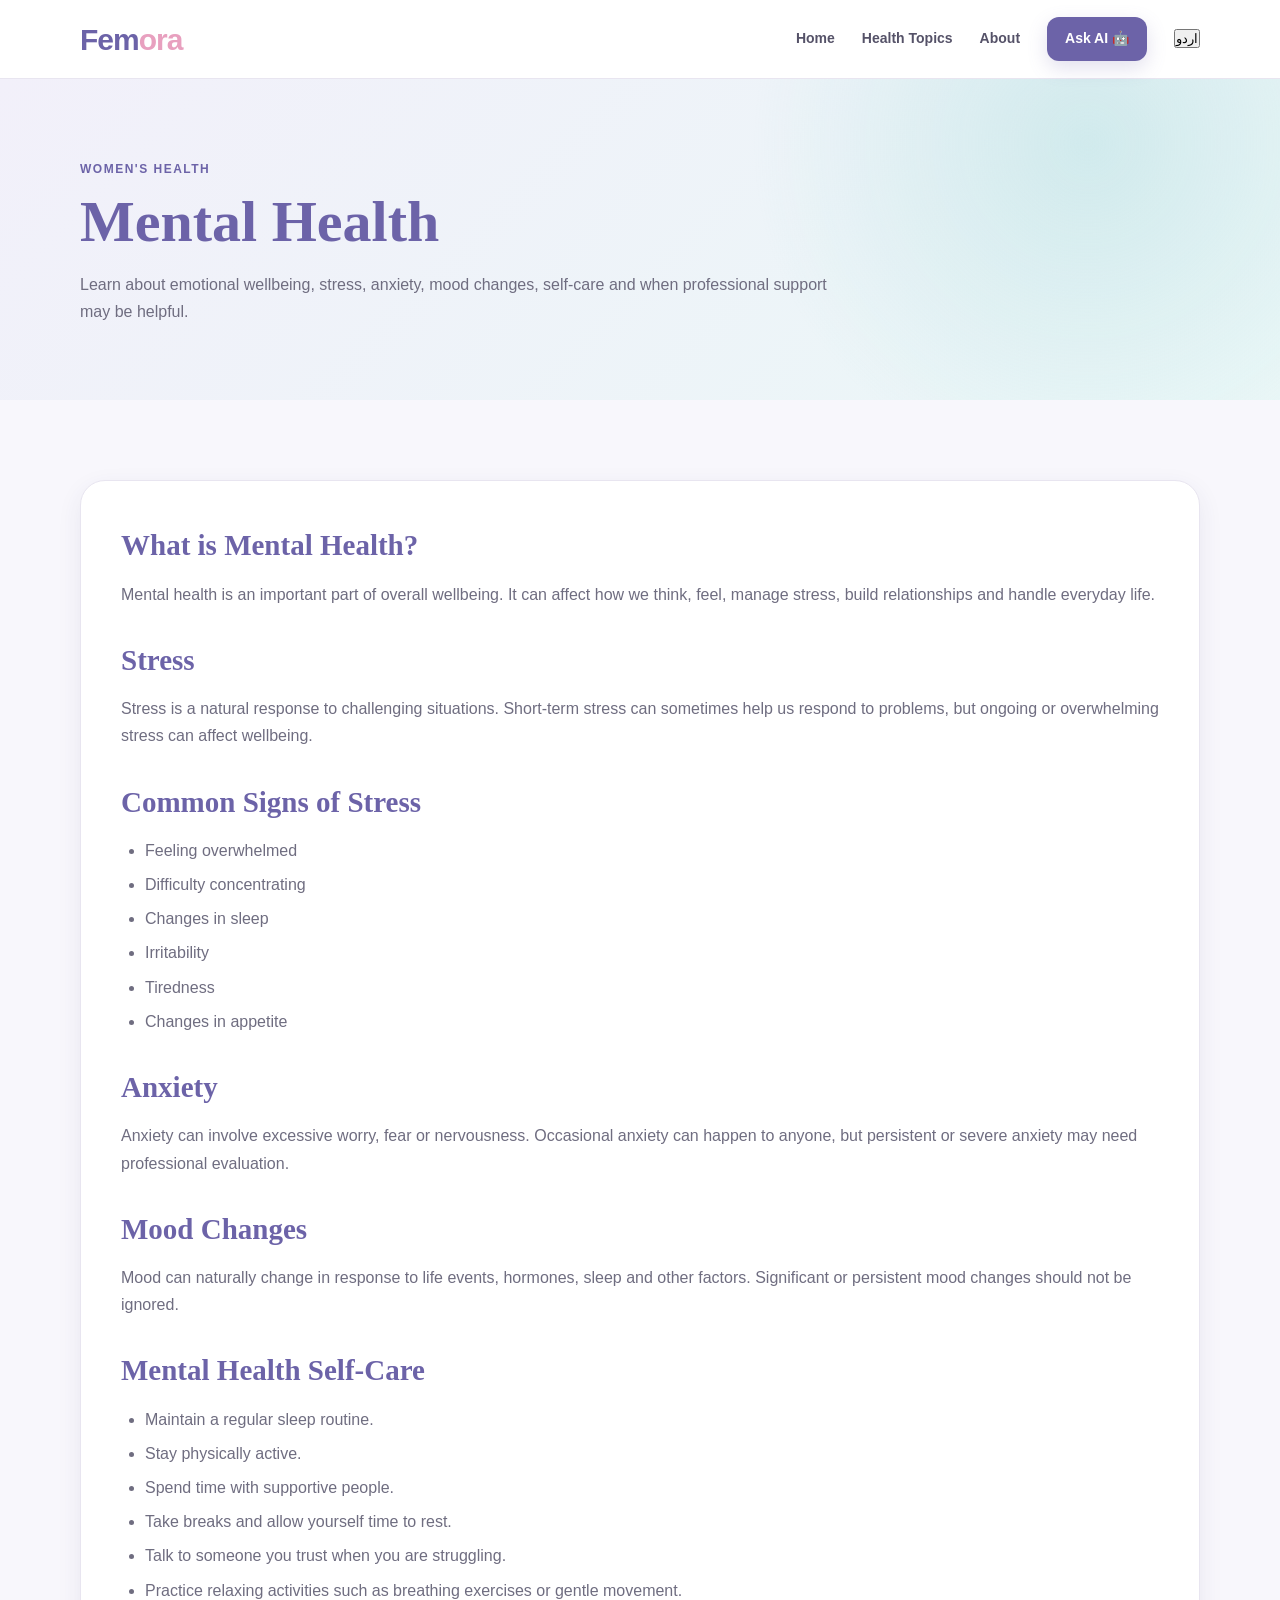
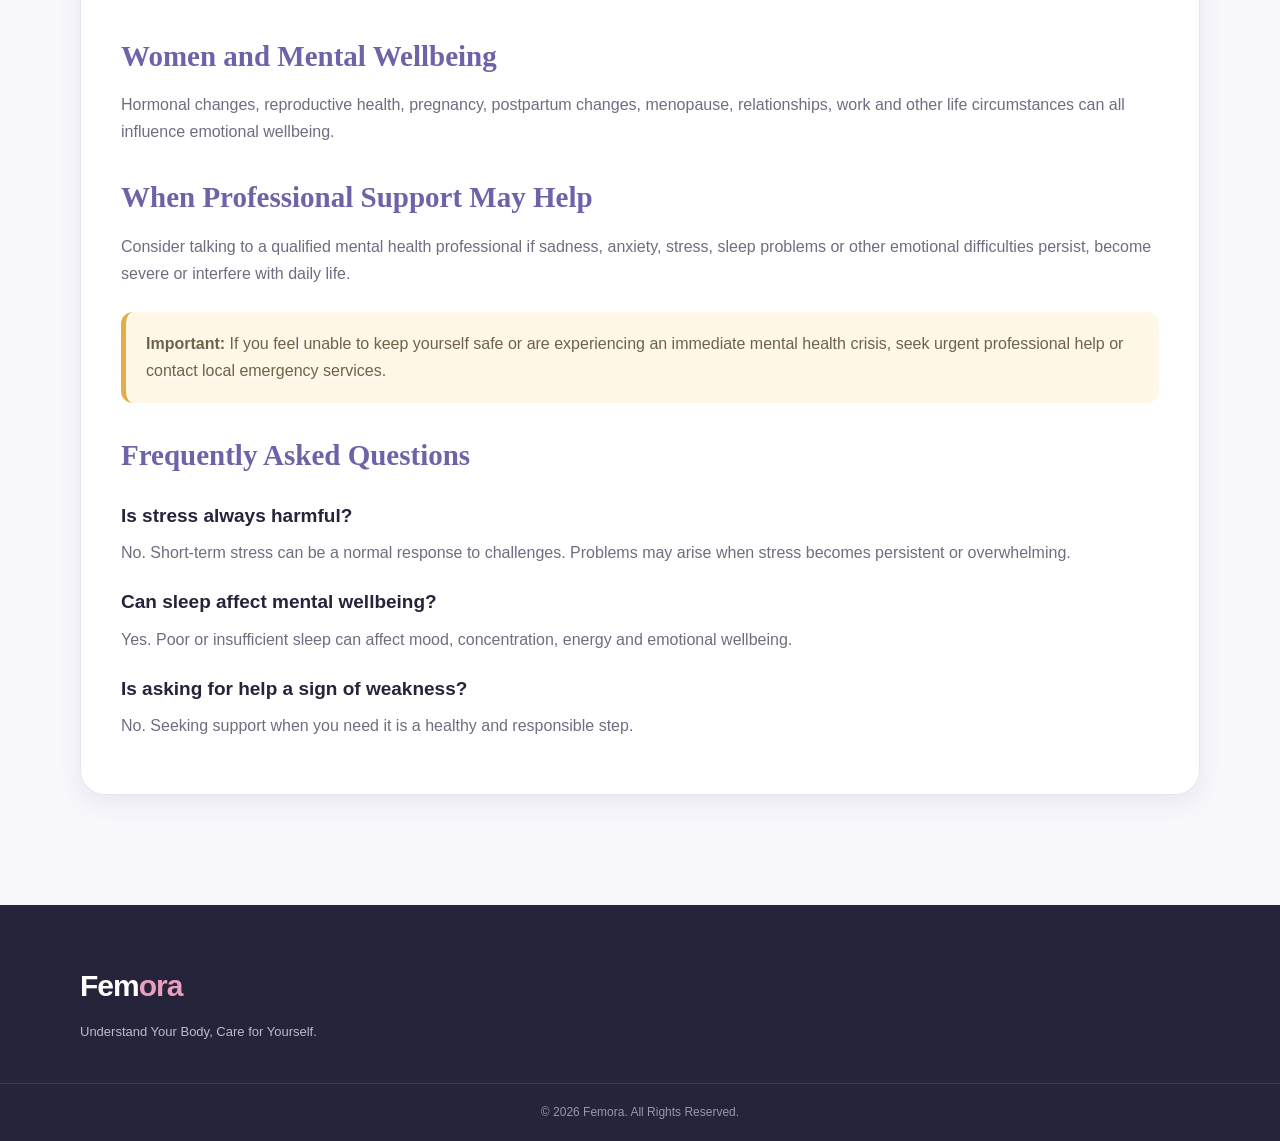
<file: mental-health.html>
<!DOCTYPE html>
<html lang="en">

<head>
    <meta charset="UTF-8">
    <meta name="viewport" content="width=device-width, initial-scale=1.0">

    <title>Mental Health | Femora</title>

    <link rel="stylesheet" href="css/style.css">
</head>

<body>

<!-- ================= NAVBAR ================= -->

<header class="navbar">

    <div class="container nav-container">

        <a href="index.html" class="logo">
            Fem<span>ora</span>
        </a>

        <nav class="nav-menu">

            <a href="index.html"
               data-en="Home"
               data-ur="ہوم">
                Home
            </a>

            <a href="menstrual-health.html"
               data-en="Health Topics"
               data-ur="صحت کے موضوعات">
                Health Topics
            </a>

            <a href="about.html"
               data-en="About"
               data-ur="ہمارے بارے میں">
                About
            </a>

            <a href="ai-assistant.html"
               class="ai-nav-btn"
               data-en="Ask AI 🤖"
               data-ur="AI سے پوچھیں 🤖">
                Ask AI 🤖
            </a>

            <button id="language-btn"
                    class="language-btn">
                اردو
            </button>

        </nav>

        <button class="menu-btn" id="menuBtn">
            ☰
        </button>

    </div>

</header>


<!-- ================= PAGE HERO ================= -->

<section class="page-hero">

    <div class="container">

        <span class="section-label"
              data-en="WOMEN'S HEALTH"
              data-ur="خواتین کی صحت">
            WOMEN'S HEALTH
        </span>

        <h1>

            <span data-en="Mental"
                  data-ur="ذہنی">
                Mental
            </span>

            <span data-en="Health"
                  data-ur="صحت">
                Health
            </span>

        </h1>

        <p data-en="Learn about emotional wellbeing, stress, anxiety, mood changes, self-care and when professional support may be helpful."
           data-ur="جذباتی صحت، ذہنی دباؤ، بے چینی، موڈ میں تبدیلی، اپنی دیکھ بھال اور پیشہ ورانہ مدد کے بارے میں جانیں۔">

            Learn about emotional wellbeing, stress, anxiety,
            mood changes, self-care and when professional
            support may be helpful.

        </p>

    </div>

</section>


<!-- ================= MAIN CONTENT ================= -->

<section class="section">

    <div class="container">

        <article class="article">


            <!-- INTRODUCTION -->

            <h2 data-en="What is Mental Health?"
                data-ur="ذہنی صحت کیا ہے؟">

                What is Mental Health?

            </h2>

            <p data-en="Mental health is an important part of overall wellbeing. It can affect how we think, feel, manage stress, build relationships and handle everyday life."
               data-ur="ذہنی صحت مجموعی تندرستی کا ایک اہم حصہ ہے۔ یہ ہمارے سوچنے، محسوس کرنے، ذہنی دباؤ کو سنبھالنے، تعلقات قائم کرنے اور روزمرہ زندگی سے نمٹنے کے طریقے کو متاثر کر سکتی ہے۔">

                Mental health is an important part of overall wellbeing.
                It can affect how we think, feel, manage stress,
                build relationships and handle everyday life.

            </p>


            <!-- STRESS -->

            <h2 data-en="Stress"
                data-ur="ذہنی دباؤ">

                Stress

            </h2>

            <p data-en="Stress is a natural response to challenging situations. Short-term stress can sometimes help us respond to problems, but ongoing or overwhelming stress can affect wellbeing."
               data-ur="ذہنی دباؤ مشکل حالات کے لیے جسم اور ذہن کا ایک قدرتی ردِعمل ہے۔ مختصر مدت کا دباؤ بعض اوقات مسائل سے نمٹنے میں مدد دے سکتا ہے، لیکن مسلسل یا بہت زیادہ دباؤ صحت اور تندرستی کو متاثر کر سکتا ہے۔">

                Stress is a natural response to challenging situations.
                Short-term stress can sometimes help us respond to
                problems, but ongoing or overwhelming stress can
                affect wellbeing.

            </p>


            <!-- COMMON SIGNS -->

            <h2 data-en="Common Signs of Stress"
                data-ur="ذہنی دباؤ کی عام علامات">

                Common Signs of Stress

            </h2>

            <ul>

                <li data-en="Feeling overwhelmed"
                    data-ur="بہت زیادہ دباؤ یا بوجھ محسوس کرنا">
                    Feeling overwhelmed
                </li>

                <li data-en="Difficulty concentrating"
                    data-ur="توجہ مرکوز کرنے میں دشواری">
                    Difficulty concentrating
                </li>

                <li data-en="Changes in sleep"
                    data-ur="نیند میں تبدیلی">
                    Changes in sleep
                </li>

                <li data-en="Irritability"
                    data-ur="چڑچڑاپن">
                    Irritability
                </li>

                <li data-en="Tiredness"
                    data-ur="تھکن">
                    Tiredness
                </li>

                <li data-en="Changes in appetite"
                    data-ur="بھوک میں تبدیلی">
                    Changes in appetite
                </li>

            </ul>


            <!-- ANXIETY -->

            <h2 data-en="Anxiety"
                data-ur="بے چینی">

                Anxiety

            </h2>

            <p data-en="Anxiety can involve excessive worry, fear or nervousness. Occasional anxiety can happen to anyone, but persistent or severe anxiety may need professional evaluation."
               data-ur="بے چینی میں ضرورت سے زیادہ فکر، خوف یا گھبراہٹ شامل ہو سکتی ہے۔ کبھی کبھار بے چینی کسی کو بھی ہو سکتی ہے، لیکن مسلسل یا شدید بے چینی کے لیے پیشہ ورانہ جائزہ ضروری ہو سکتا ہے۔">

                Anxiety can involve excessive worry, fear or nervousness.
                Occasional anxiety can happen to anyone, but persistent
                or severe anxiety may need professional evaluation.

            </p>


            <!-- MOOD CHANGES -->

            <h2 data-en="Mood Changes"
                data-ur="موڈ میں تبدیلیاں">

                Mood Changes

            </h2>

            <p data-en="Mood can naturally change in response to life events, hormones, sleep and other factors. Significant or persistent mood changes should not be ignored."
               data-ur="زندگی کے حالات، ہارمونز، نیند اور دیگر عوامل کی وجہ سے موڈ میں قدرتی طور پر تبدیلی آ سکتی ہے۔ موڈ میں نمایاں یا مسلسل تبدیلیوں کو نظر انداز نہیں کرنا چاہیے۔">

                Mood can naturally change in response to life events,
                hormones, sleep and other factors. Significant or
                persistent mood changes should not be ignored.

            </p>


            <!-- SELF CARE -->

            <h2 data-en="Mental Health Self-Care"
                data-ur="ذہنی صحت کے لیے اپنی دیکھ بھال">

                Mental Health Self-Care

            </h2>

            <ul>

                <li data-en="Maintain a regular sleep routine."
                    data-ur="نیند کا باقاعدہ معمول برقرار رکھیں۔">
                    Maintain a regular sleep routine.
                </li>

                <li data-en="Stay physically active."
                    data-ur="جسمانی طور پر متحرک رہیں۔">
                    Stay physically active.
                </li>

                <li data-en="Spend time with supportive people."
                    data-ur="ایسے لوگوں کے ساتھ وقت گزاریں جو آپ کی حمایت کرتے ہیں۔">
                    Spend time with supportive people.
                </li>

                <li data-en="Take breaks and allow yourself time to rest."
                    data-ur="وقفہ لیں اور خود کو آرام کا وقت دیں۔">
                    Take breaks and allow yourself time to rest.
                </li>

                <li data-en="Talk to someone you trust when you are struggling."
                    data-ur="جب آپ مشکل محسوس کر رہی ہوں تو کسی قابلِ اعتماد شخص سے بات کریں۔">
                    Talk to someone you trust when you are struggling.
                </li>

                <li data-en="Practice relaxing activities such as breathing exercises or gentle movement."
                    data-ur="سانس کی مشقوں یا ہلکی جسمانی سرگرمی جیسی پُرسکون سرگرمیاں کریں۔">
                    Practice relaxing activities such as breathing exercises
                    or gentle movement.
                </li>

            </ul>


            <!-- WOMEN AND MENTAL HEALTH -->

            <h2 data-en="Women and Mental Wellbeing"
                data-ur="خواتین اور ذہنی تندرستی">

                Women and Mental Wellbeing

            </h2>

            <p data-en="Hormonal changes, reproductive health, pregnancy, postpartum changes, menopause, relationships, work and other life circumstances can all influence emotional wellbeing."
               data-ur="ہارمونی تبدیلیاں، تولیدی صحت، حمل، بچے کی پیدائش کے بعد کی تبدیلیاں، مینوپاز، تعلقات، کام اور زندگی کے دیگر حالات جذباتی صحت اور تندرستی کو متاثر کر سکتے ہیں۔">

                Hormonal changes, reproductive health, pregnancy,
                postpartum changes, menopause, relationships, work
                and other life circumstances can all influence
                emotional wellbeing.

            </p>


            <!-- PROFESSIONAL HELP -->

            <h2 data-en="When Professional Support May Help"
                data-ur="پیشہ ورانہ مدد کب فائدہ مند ہو سکتی ہے؟">

                When Professional Support May Help

            </h2>

            <p data-en="Consider talking to a qualified mental health professional if sadness, anxiety, stress, sleep problems or other emotional difficulties persist, become severe or interfere with daily life."
               data-ur="اگر اداسی، بے چینی، ذہنی دباؤ، نیند کے مسائل یا دیگر جذباتی مشکلات مسلسل رہیں، شدید ہو جائیں یا روزمرہ زندگی کو متاثر کریں تو کسی مستند ذہنی صحت کے ماہر سے بات کرنے پر غور کریں۔">

                Consider talking to a qualified mental health professional
                if sadness, anxiety, stress, sleep problems or other
                emotional difficulties persist, become severe or
                interfere with daily life.

            </p>


            <!-- WARNING -->

            <div class="warning">

                <strong data-en="Important:"
                        data-ur="اہم:">

                    Important:

                </strong>

                <span data-en="If you feel unable to keep yourself safe or are experiencing an immediate mental health crisis, seek urgent professional help or contact local emergency services."
                      data-ur="اگر آپ کو لگے کہ آپ خود کو محفوظ نہیں رکھ پا رہیں یا آپ کو فوری ذہنی صحت کا بحران درپیش ہے تو فوراً پیشہ ورانہ مدد حاصل کریں یا مقامی ہنگامی خدمات سے رابطہ کریں۔">

                    If you feel unable to keep yourself safe or are
                    experiencing an immediate mental health crisis,
                    seek urgent professional help or contact local
                    emergency services.

                </span>

            </div>


            <!-- FAQ -->

            <h2 data-en="Frequently Asked Questions"
                data-ur="اکثر پوچھے جانے والے سوالات">

                Frequently Asked Questions

            </h2>


            <h3 data-en="Is stress always harmful?"
                data-ur="کیا ذہنی دباؤ ہمیشہ نقصان دہ ہوتا ہے؟">

                Is stress always harmful?

            </h3>

            <p data-en="No. Short-term stress can be a normal response to challenges. Problems may arise when stress becomes persistent or overwhelming."
               data-ur="نہیں۔ مختصر مدت کا ذہنی دباؤ مشکل حالات کے لیے ایک عام ردِعمل ہو سکتا ہے۔ مسئلہ اس وقت پیدا ہو سکتا ہے جب دباؤ مسلسل یا حد سے زیادہ ہو جائے۔">

                No. Short-term stress can be a normal response
                to challenges. Problems may arise when stress
                becomes persistent or overwhelming.

            </p>


            <h3 data-en="Can sleep affect mental wellbeing?"
                data-ur="کیا نیند ذہنی صحت کو متاثر کر سکتی ہے؟">

                Can sleep affect mental wellbeing?

            </h3>

            <p data-en="Yes. Poor or insufficient sleep can affect mood, concentration, energy and emotional wellbeing."
               data-ur="جی ہاں۔ خراب یا ناکافی نیند موڈ، توجہ، توانائی اور جذباتی تندرستی کو متاثر کر سکتی ہے۔">

                Yes. Poor or insufficient sleep can affect mood,
                concentration, energy and emotional wellbeing.

            </p>


            <h3 data-en="Is asking for help a sign of weakness?"
                data-ur="کیا مدد مانگنا کمزوری کی علامت ہے؟">

                Is asking for help a sign of weakness?

            </h3>

            <p data-en="No. Seeking support when you need it is a healthy and responsible step."
               data-ur="نہیں۔ ضرورت کے وقت مدد حاصل کرنا ایک صحت مند اور ذمہ دارانہ قدم ہے۔">

                No. Seeking support when you need it is a healthy
                and responsible step.

            </p>


        </article>

    </div>

</section>


<!-- ================= FOOTER ================= -->

<footer>

    <div class="container footer-container">

        <div class="footer-brand">

            <a href="index.html" class="logo">
                Fem<span>ora</span>
            </a>

            <p data-en="Understand Your Body, Care for Yourself."
               data-ur="اپنے جسم کو سمجھیں، اپنا خیال رکھیں۔">

                Understand Your Body, Care for Yourself.

            </p>

        </div>

    </div>


    <div class="footer-bottom">

        © 2026 Femora.

        <span data-en="All Rights Reserved."
              data-ur="تمام حقوق محفوظ ہیں۔">

            All Rights Reserved.

        </span>

    </div>

</footer>


<!-- ================= JAVASCRIPT ================= -->

<script src="js/main.js"></script>
<script src="js/language.js"></script>
<script src="js/ai.js"></script>

</body>
</html>
</file>
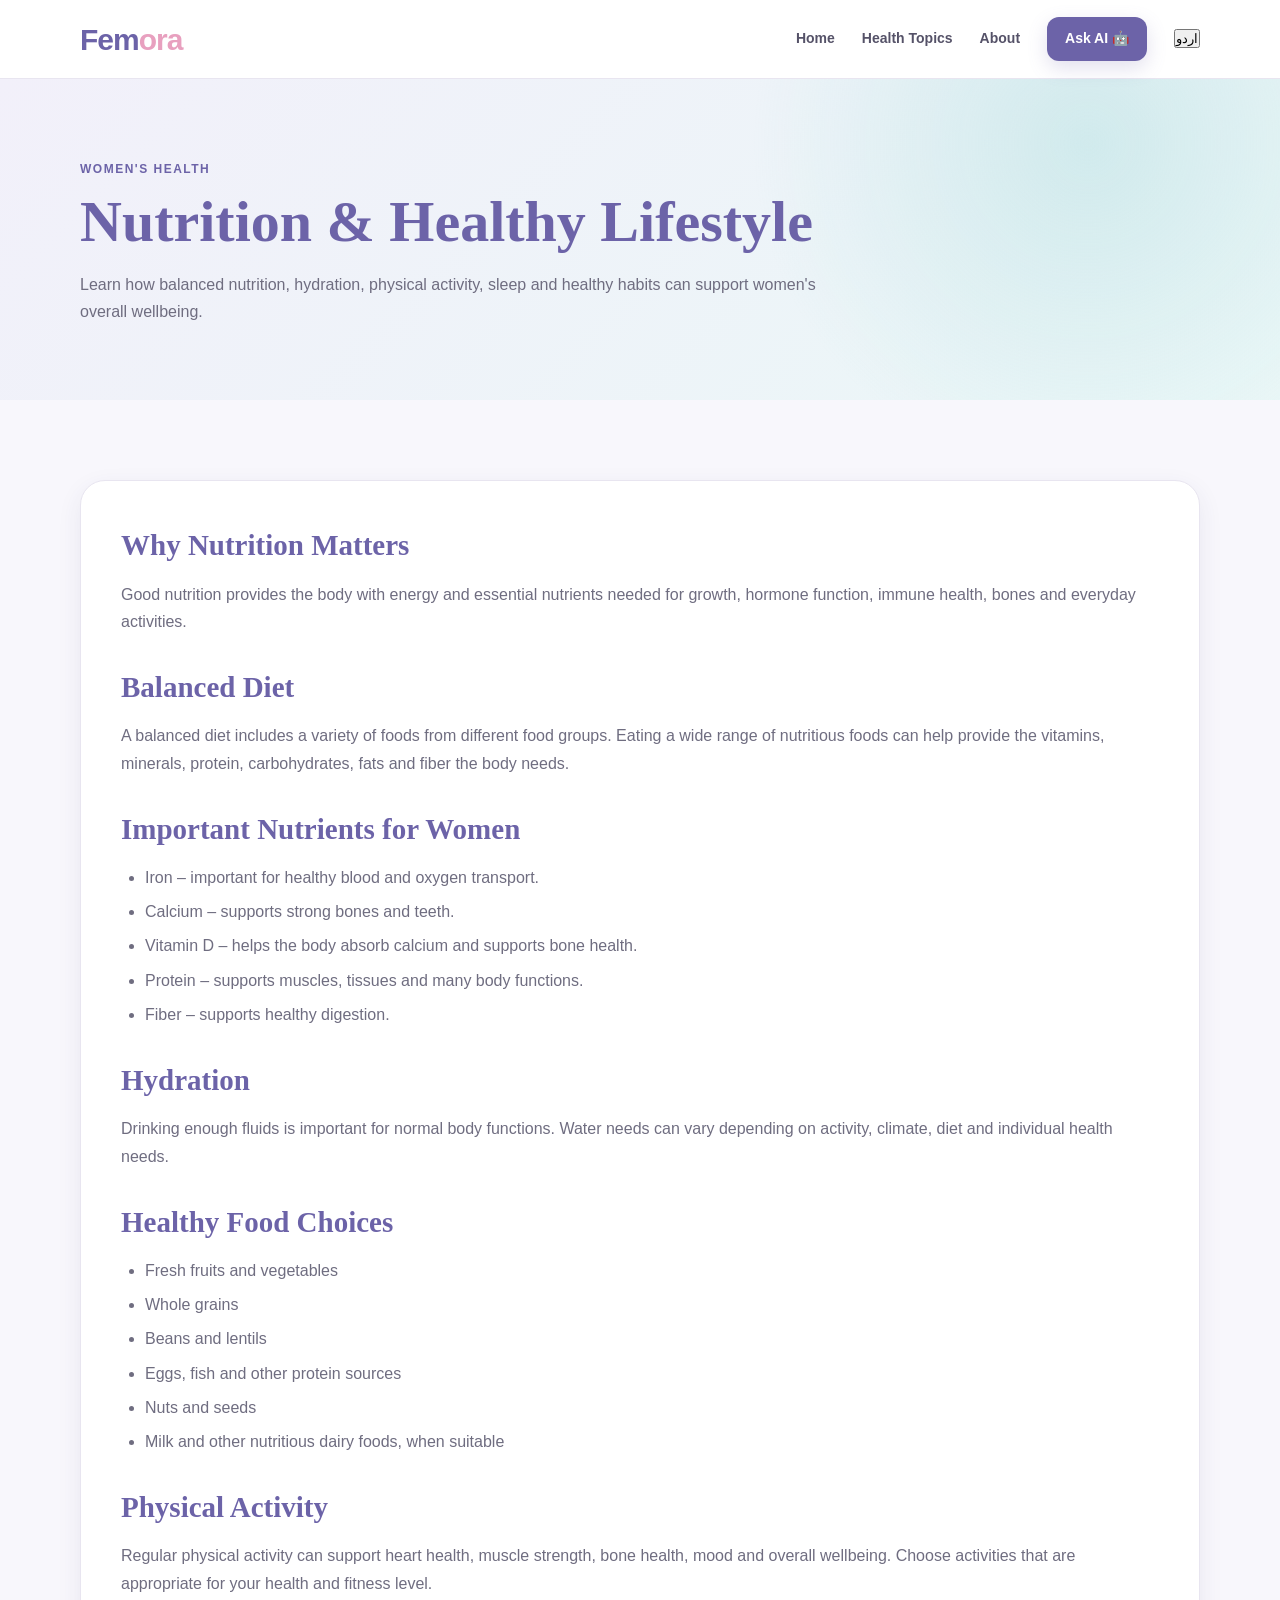
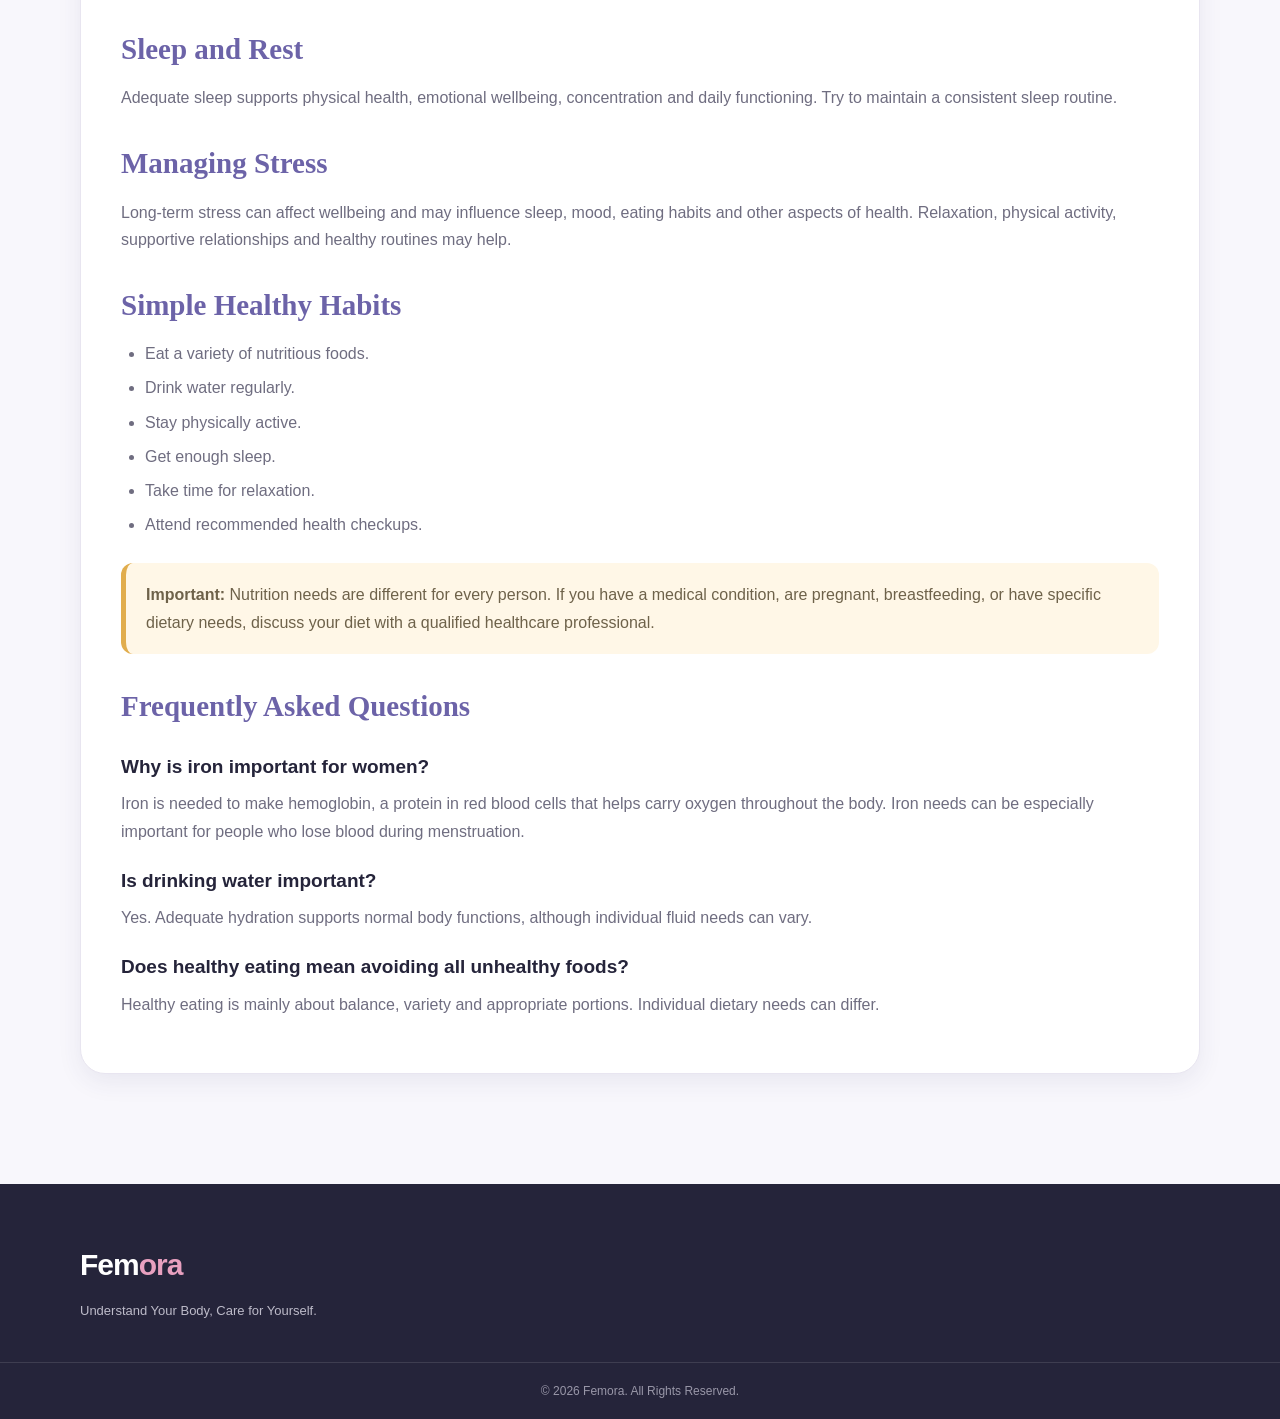
<file: nutrition.html>
<!DOCTYPE html>
<html lang="en">

<head>
    <meta charset="UTF-8">
    <meta name="viewport" content="width=device-width, initial-scale=1.0">

    <title>Nutrition & Healthy Lifestyle | Femora</title>

    <link rel="stylesheet" href="css/style.css">
</head>

<body>

<!-- ================= NAVBAR ================= -->

<header class="navbar">

    <div class="container nav-container">

        <a href="index.html" class="logo">
            Fem<span>ora</span>
        </a>

        <nav class="nav-menu">

            <a href="index.html"
               data-en="Home"
               data-ur="ہوم">
                Home
            </a>

            <a href="menstrual-health.html"
               data-en="Health Topics"
               data-ur="صحت کے موضوعات">
                Health Topics
            </a>

            <a href="about.html"
               data-en="About"
               data-ur="ہمارے بارے میں">
                About
            </a>

            <a href="ai-assistant.html"
               class="ai-nav-btn"
               data-en="Ask AI 🤖"
               data-ur="AI سے پوچھیں 🤖">
                Ask AI 🤖
            </a>

            <button id="language-btn"
                    class="language-btn">
                اردو
            </button>

        </nav>

        <button class="menu-btn" id="menuBtn">
            ☰
        </button>

    </div>

</header>


<!-- ================= PAGE HERO ================= -->

<section class="page-hero">

    <div class="container">

        <span class="section-label"
              data-en="WOMEN'S HEALTH"
              data-ur="خواتین کی صحت">
            WOMEN'S HEALTH
        </span>

        <h1>

            <span data-en="Nutrition &"
                  data-ur="غذائیت اور">
                Nutrition &
            </span>

            <span data-en="Healthy Lifestyle"
                  data-ur="صحت مند طرزِ زندگی">
                Healthy Lifestyle
            </span>

        </h1>

        <p data-en="Learn how balanced nutrition, hydration, physical activity, sleep and healthy habits can support women's overall wellbeing."
           data-ur="جانیں کہ متوازن غذا، مناسب پانی، جسمانی سرگرمی، نیند اور صحت مند عادات خواتین کی مجموعی صحت اور تندرستی میں کس طرح مدد کر سکتی ہیں۔">

            Learn how balanced nutrition, hydration, physical activity,
            sleep and healthy habits can support women's overall wellbeing.

        </p>

    </div>

</section>


<!-- ================= MAIN CONTENT ================= -->

<section class="section">

    <div class="container">

        <article class="article">


            <!-- INTRODUCTION -->

            <h2 data-en="Why Nutrition Matters"
                data-ur="غذائیت کیوں اہم ہے؟">

                Why Nutrition Matters

            </h2>

            <p data-en="Good nutrition provides the body with energy and essential nutrients needed for growth, hormone function, immune health, bones and everyday activities."
               data-ur="اچھی غذائیت جسم کو توانائی اور ضروری غذائی اجزاء فراہم کرتی ہے جو نشوونما، ہارمونز کے کام، مدافعتی صحت، ہڈیوں اور روزمرہ سرگرمیوں کے لیے ضروری ہیں۔">

                Good nutrition provides the body with energy
                and essential nutrients needed for growth,
                hormone function, immune health, bones
                and everyday activities.

            </p>


            <!-- BALANCED DIET -->

            <h2 data-en="Balanced Diet"
                data-ur="متوازن غذا">

                Balanced Diet

            </h2>

            <p data-en="A balanced diet includes a variety of foods from different food groups. Eating a wide range of nutritious foods can help provide the vitamins, minerals, protein, carbohydrates, fats and fiber the body needs."
               data-ur="متوازن غذا میں مختلف غذائی گروپس کی مختلف اقسام کی غذائیں شامل ہوتی ہیں۔ مختلف غذائیت سے بھرپور غذائیں کھانے سے جسم کو وٹامنز، معدنیات، پروٹین، کاربوہائیڈریٹس، صحت مند چکنائی اور فائبر حاصل کرنے میں مدد مل سکتی ہے۔">

                A balanced diet includes a variety of foods
                from different food groups. Eating a wide range
                of nutritious foods can help provide the vitamins,
                minerals, protein, carbohydrates, fats and fiber
                the body needs.

            </p>


            <!-- IMPORTANT NUTRIENTS -->

            <h2 data-en="Important Nutrients for Women"
                data-ur="خواتین کے لیے اہم غذائی اجزاء">

                Important Nutrients for Women

            </h2>

            <ul>

                <li data-en="Iron – important for healthy blood and oxygen transport."
                    data-ur="آئرن – صحت مند خون اور جسم میں آکسیجن کی منتقلی کے لیے اہم ہے۔">

                    Iron – important for healthy blood and oxygen transport.

                </li>

                <li data-en="Calcium – supports strong bones and teeth."
                    data-ur="کیلشیم – مضبوط ہڈیوں اور دانتوں کے لیے اہم ہے۔">

                    Calcium – supports strong bones and teeth.

                </li>

                <li data-en="Vitamin D – helps the body absorb calcium and supports bone health."
                    data-ur="وٹامن D – جسم کو کیلشیم جذب کرنے میں مدد دیتا ہے اور ہڈیوں کی صحت کو سپورٹ کرتا ہے۔">

                    Vitamin D – helps the body absorb calcium
                    and supports bone health.

                </li>

                <li data-en="Protein – supports muscles, tissues and many body functions."
                    data-ur="پروٹین – پٹھوں، جسم کے ٹشوز اور جسم کے کئی اہم افعال کے لیے ضروری ہے۔">

                    Protein – supports muscles, tissues and many body functions.

                </li>

                <li data-en="Fiber – supports healthy digestion."
                    data-ur="فائبر – صحت مند نظامِ ہاضمہ کے لیے مددگار ہے۔">

                    Fiber – supports healthy digestion.

                </li>

            </ul>


            <!-- HYDRATION -->

            <h2 data-en="Hydration"
                data-ur="جسم میں پانی کی مناسب مقدار">

                Hydration

            </h2>

            <p data-en="Drinking enough fluids is important for normal body functions. Water needs can vary depending on activity, climate, diet and individual health needs."
               data-ur="مناسب مقدار میں سیال پینا جسم کے معمول کے افعال کے لیے اہم ہے۔ پانی کی ضرورت جسمانی سرگرمی، موسم، خوراک اور فرد کی صحت کی ضروریات کے مطابق مختلف ہو سکتی ہے۔">

                Drinking enough fluids is important for normal
                body functions. Water needs can vary depending
                on activity, climate, diet and individual health needs.

            </p>


            <!-- HEALTHY FOODS -->

            <h2 data-en="Healthy Food Choices"
                data-ur="صحت مند غذاؤں کے انتخاب">

                Healthy Food Choices

            </h2>

            <ul>

                <li data-en="Fresh fruits and vegetables"
                    data-ur="تازہ پھل اور سبزیاں">
                    Fresh fruits and vegetables
                </li>

                <li data-en="Whole grains"
                    data-ur="ثابت اناج">
                    Whole grains
                </li>

                <li data-en="Beans and lentils"
                    data-ur="دالیں اور پھلیاں">
                    Beans and lentils
                </li>

                <li data-en="Eggs, fish and other protein sources"
                    data-ur="انڈے، مچھلی اور پروٹین کے دیگر ذرائع">
                    Eggs, fish and other protein sources
                </li>

                <li data-en="Nuts and seeds"
                    data-ur="خشک میوے اور بیج">
                    Nuts and seeds
                </li>

                <li data-en="Milk and other nutritious dairy foods, when suitable"
                    data-ur="دودھ اور دیگر غذائیت سے بھرپور دودھ کی مصنوعات، اگر آپ کے لیے موزوں ہوں">
                    Milk and other nutritious dairy foods, when suitable
                </li>

            </ul>


            <!-- PHYSICAL ACTIVITY -->

            <h2 data-en="Physical Activity"
                data-ur="جسمانی سرگرمی">

                Physical Activity

            </h2>

            <p data-en="Regular physical activity can support heart health, muscle strength, bone health, mood and overall wellbeing. Choose activities that are appropriate for your health and fitness level."
               data-ur="باقاعدہ جسمانی سرگرمی دل کی صحت، پٹھوں کی طاقت، ہڈیوں کی صحت، موڈ اور مجموعی تندرستی کے لیے فائدہ مند ہو سکتی ہے۔ ایسی سرگرمیاں منتخب کریں جو آپ کی صحت اور جسمانی صلاحیت کے مطابق ہوں۔">

                Regular physical activity can support heart health,
                muscle strength, bone health, mood and overall wellbeing.
                Choose activities that are appropriate for your health
                and fitness level.

            </p>


            <!-- SLEEP -->

            <h2 data-en="Sleep and Rest"
                data-ur="نیند اور آرام">

                Sleep and Rest

            </h2>

            <p data-en="Adequate sleep supports physical health, emotional wellbeing, concentration and daily functioning. Try to maintain a consistent sleep routine."
               data-ur="مناسب نیند جسمانی صحت، جذباتی تندرستی، توجہ اور روزمرہ کاموں کے لیے اہم ہے۔ سونے اور جاگنے کا ایک باقاعدہ معمول برقرار رکھنے کی کوشش کریں۔">

                Adequate sleep supports physical health,
                emotional wellbeing, concentration and daily
                functioning. Try to maintain a consistent
                sleep routine.

            </p>


            <!-- STRESS -->

            <h2 data-en="Managing Stress"
                data-ur="ذہنی دباؤ کو سنبھالنا">

                Managing Stress

            </h2>

            <p data-en="Long-term stress can affect wellbeing and may influence sleep, mood, eating habits and other aspects of health. Relaxation, physical activity, supportive relationships and healthy routines may help."
               data-ur="طویل عرصے تک رہنے والا ذہنی دباؤ صحت اور تندرستی کو متاثر کر سکتا ہے اور نیند، موڈ، کھانے کی عادات اور صحت کے دیگر پہلوؤں پر اثر ڈال سکتا ہے۔ آرام، جسمانی سرگرمی، معاون تعلقات اور صحت مند معمول مددگار ثابت ہو سکتے ہیں۔">

                Long-term stress can affect wellbeing and may influence
                sleep, mood, eating habits and other aspects of health.
                Relaxation, physical activity, supportive relationships
                and healthy routines may help.

            </p>


            <!-- HEALTHY HABITS -->

            <h2 data-en="Simple Healthy Habits"
                data-ur="آسان صحت مند عادات">

                Simple Healthy Habits

            </h2>

            <ul>

                <li data-en="Eat a variety of nutritious foods."
                    data-ur="مختلف اقسام کی غذائیت سے بھرپور غذائیں کھائیں۔">
                    Eat a variety of nutritious foods.
                </li>

                <li data-en="Drink water regularly."
                    data-ur="باقاعدگی سے پانی پئیں۔">
                    Drink water regularly.
                </li>

                <li data-en="Stay physically active."
                    data-ur="جسمانی طور پر متحرک رہیں۔">
                    Stay physically active.
                </li>

                <li data-en="Get enough sleep."
                    data-ur="مناسب نیند لیں۔">
                    Get enough sleep.
                </li>

                <li data-en="Take time for relaxation."
                    data-ur="آرام اور ذہنی سکون کے لیے وقت نکالیں۔">
                    Take time for relaxation.
                </li>

                <li data-en="Attend recommended health checkups."
                    data-ur="ضروری اور تجویز کردہ طبی معائنے کروائیں۔">
                    Attend recommended health checkups.
                </li>

            </ul>


            <!-- WARNING -->

            <div class="warning">

                <strong data-en="Important:"
                        data-ur="اہم:">

                    Important:

                </strong>

                <span data-en="Nutrition needs are different for every person. If you have a medical condition, are pregnant, breastfeeding, or have specific dietary needs, discuss your diet with a qualified healthcare professional."
                      data-ur="ہر فرد کی غذائی ضروریات مختلف ہوتی ہیں۔ اگر آپ کو کوئی طبی مسئلہ ہے، آپ حاملہ ہیں، بچے کو دودھ پلا رہی ہیں یا آپ کی غذائی ضروریات خاص ہیں تو اپنی غذا کے بارے میں کسی مستند طبی ماہر سے مشورہ کریں۔">

                    Nutrition needs are different for every person.
                    If you have a medical condition, are pregnant,
                    breastfeeding, or have specific dietary needs,
                    discuss your diet with a qualified healthcare
                    professional.

                </span>

            </div>


            <!-- FAQ -->

            <h2 data-en="Frequently Asked Questions"
                data-ur="اکثر پوچھے جانے والے سوالات">

                Frequently Asked Questions

            </h2>


            <h3 data-en="Why is iron important for women?"
                data-ur="خواتین کے لیے آئرن کیوں اہم ہے؟">

                Why is iron important for women?

            </h3>

            <p data-en="Iron is needed to make hemoglobin, a protein in red blood cells that helps carry oxygen throughout the body. Iron needs can be especially important for people who lose blood during menstruation."
               data-ur="آئرن ہیموگلوبن بنانے کے لیے ضروری ہے، جو خون کے سرخ خلیوں میں موجود ایک پروٹین ہے اور جسم میں آکسیجن پہنچانے میں مدد دیتا ہے۔ ماہواری کے دوران خون ضائع ہونے والی خواتین کے لیے آئرن کی ضرورت خاص طور پر اہم ہو سکتی ہے۔">

                Iron is needed to make hemoglobin, a protein in
                red blood cells that helps carry oxygen throughout
                the body. Iron needs can be especially important
                for people who lose blood during menstruation.

            </p>


            <h3 data-en="Is drinking water important?"
                data-ur="کیا پانی پینا ضروری ہے؟">

                Is drinking water important?

            </h3>

            <p data-en="Yes. Adequate hydration supports normal body functions, although individual fluid needs can vary."
               data-ur="جی ہاں۔ مناسب مقدار میں پانی جسم کے معمول کے افعال کو سپورٹ کرتا ہے، تاہم ہر فرد کی سیال کی ضرورت مختلف ہو سکتی ہے۔">

                Yes. Adequate hydration supports normal body
                functions, although individual fluid needs
                can vary.

            </p>


            <h3 data-en="Does healthy eating mean avoiding all unhealthy foods?"
                data-ur="کیا صحت مند غذا کا مطلب تمام غیر صحت بخش غذاؤں سے پرہیز کرنا ہے؟">

                Does healthy eating mean avoiding all unhealthy foods?

            </h3>

            <p data-en="Healthy eating is mainly about balance, variety and appropriate portions. Individual dietary needs can differ."
               data-ur="صحت مند غذا کا بنیادی مقصد توازن، مختلف اقسام کی غذائیں اور مناسب مقدار ہے۔ ہر فرد کی غذائی ضروریات مختلف ہو سکتی ہیں۔">

                Healthy eating is mainly about balance, variety
                and appropriate portions. Individual dietary
                needs can differ.

            </p>


        </article>

    </div>

</section>


<!-- ================= FOOTER ================= -->

<footer>

    <div class="container footer-container">

        <div class="footer-brand">

            <a href="index.html" class="logo">
                Fem<span>ora</span>
            </a>

            <p data-en="Understand Your Body, Care for Yourself."
               data-ur="اپنے جسم کو سمجھیں، اپنا خیال رکھیں۔">

                Understand Your Body, Care for Yourself.

            </p>

        </div>

    </div>


    <div class="footer-bottom">

        © 2026 Femora.

        <span data-en="All Rights Reserved."
              data-ur="تمام حقوق محفوظ ہیں۔">

            All Rights Reserved.

        </span>

    </div>

</footer>


<!-- ================= JAVASCRIPT ================= -->

<script src="js/main.js"></script>
<script src="js/language.js"></script>
<script src="js/ai.js"></script>

</body>
</html>
</file>
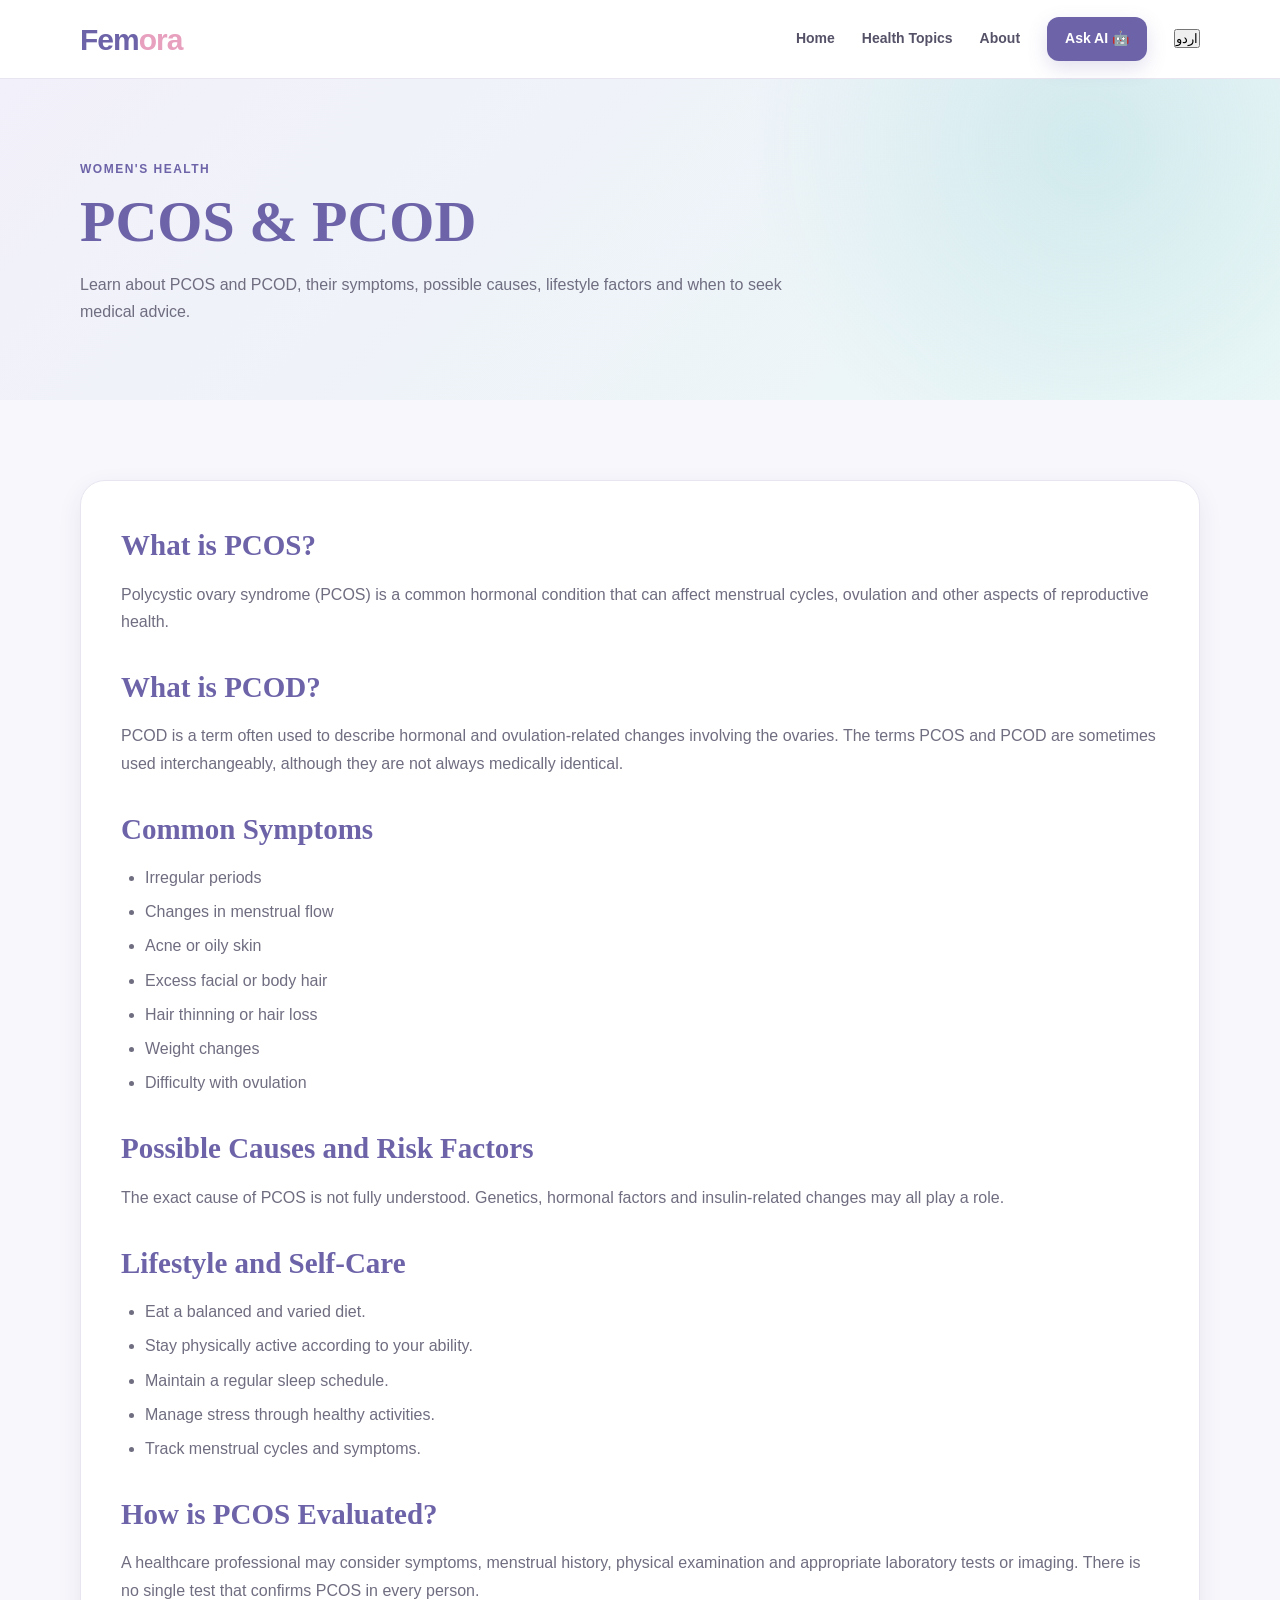
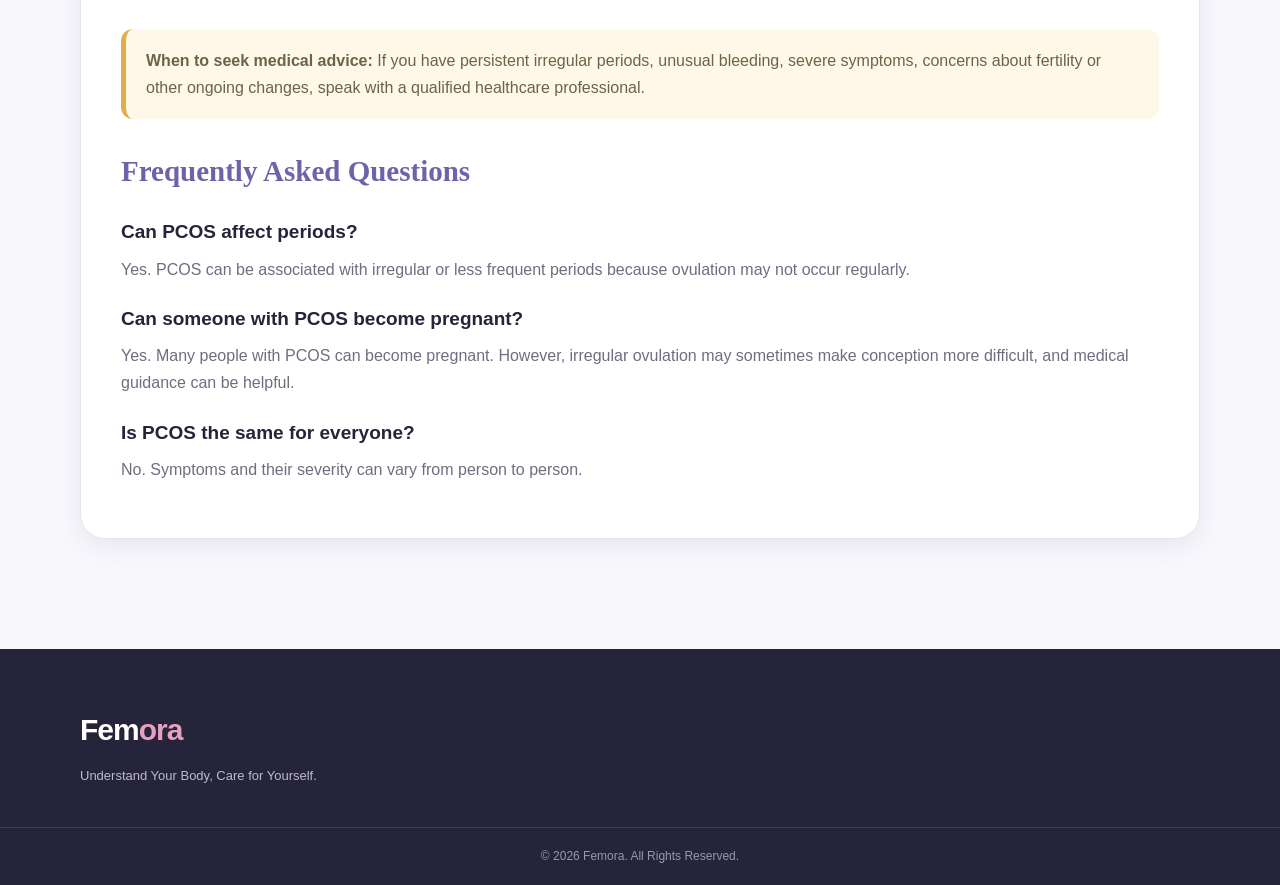
<file: pcos.html>
<!DOCTYPE html>
<html lang="en">

<head>
    <meta charset="UTF-8">
    <meta name="viewport" content="width=device-width, initial-scale=1.0">

    <title>PCOS & PCOD | Femora</title>

    <link rel="stylesheet" href="css/style.css">
</head>

<body>

<!-- ================= NAVBAR ================= -->

<header class="navbar">

    <div class="container nav-container">

        <a href="index.html" class="logo">
            Fem<span>ora</span>
        </a>

        <nav class="nav-menu">

            <a href="index.html"
               data-en="Home"
               data-ur="ہوم">
                Home
            </a>

            <a href="menstrual-health.html"
               data-en="Health Topics"
               data-ur="صحت کے موضوعات">
                Health Topics
            </a>

            <a href="about.html"
               data-en="About"
               data-ur="ہمارے بارے میں">
                About
            </a>

            <a href="ai-assistant.html"
               class="ai-nav-btn"
               data-en="Ask AI 🤖"
               data-ur="AI سے پوچھیں 🤖">
                Ask AI 🤖
            </a>

            <button id="language-btn"
                    class="language-btn">
                اردو
            </button>

        </nav>

        <button class="menu-btn" id="menuBtn">
            ☰
        </button>

    </div>

</header>


<!-- ================= PAGE HERO ================= -->

<section class="page-hero">

    <div class="container">

        <span class="section-label"
              data-en="WOMEN'S HEALTH"
              data-ur="خواتین کی صحت">
            WOMEN'S HEALTH
        </span>

        <h1>

            <span data-en="PCOS &"
                  data-ur="PCOS اور">
                PCOS &
            </span>

            <span data-en="PCOD"
                  data-ur="PCOD">
                PCOD
            </span>

        </h1>

        <p data-en="Learn about PCOS and PCOD, their symptoms, possible causes, lifestyle factors and when to seek medical advice."
           data-ur="PCOS اور PCOD، ان کی علامات، ممکنہ وجوہات، طرزِ زندگی کے عوامل اور طبی مشورہ لینے کے بارے میں جانیں۔">

            Learn about PCOS and PCOD, their symptoms,
            possible causes, lifestyle factors and when
            to seek medical advice.

        </p>

    </div>

</section>


<!-- ================= MAIN CONTENT ================= -->

<section class="section">

    <div class="container">

        <article class="article">


            <!-- WHAT IS PCOS -->

            <h2 data-en="What is PCOS?"
                data-ur="PCOS کیا ہے؟">

                What is PCOS?

            </h2>

            <p data-en="Polycystic ovary syndrome (PCOS) is a common hormonal condition that can affect menstrual cycles, ovulation and other aspects of reproductive health."
               data-ur="پولی سسٹک اووری سنڈروم (PCOS) ایک عام ہارمونی مسئلہ ہے جو ماہواری کے چکر، اوولیشن اور تولیدی صحت کے دیگر پہلوؤں کو متاثر کر سکتا ہے۔">

                Polycystic ovary syndrome (PCOS) is a common
                hormonal condition that can affect menstrual
                cycles, ovulation and other aspects of
                reproductive health.

            </p>


            <!-- PCOD -->

            <h2 data-en="What is PCOD?"
                data-ur="PCOD کیا ہے؟">

                What is PCOD?

            </h2>

            <p data-en="PCOD is a term often used to describe hormonal and ovulation-related changes involving the ovaries. The terms PCOS and PCOD are sometimes used interchangeably, although they are not always medically identical."
               data-ur="PCOD ایک ایسی اصطلاح ہے جو اکثر بیضہ دانی سے متعلق ہارمونی اور اوولیشن کی تبدیلیوں کے لیے استعمال ہوتی ہے۔ PCOS اور PCOD کی اصطلاحات بعض اوقات ایک دوسرے کی جگہ استعمال ہوتی ہیں، لیکن طبی طور پر یہ ہمیشہ ایک جیسی نہیں ہوتیں۔">

                PCOD is a term often used to describe hormonal
                and ovulation-related changes involving the ovaries.
                The terms PCOS and PCOD are sometimes used
                interchangeably, although they are not always
                medically identical.

            </p>


            <!-- COMMON SYMPTOMS -->

            <h2 data-en="Common Symptoms"
                data-ur="عام علامات">

                Common Symptoms

            </h2>

            <ul>

                <li data-en="Irregular periods"
                    data-ur="بے قاعدہ ماہواری">
                    Irregular periods
                </li>

                <li data-en="Changes in menstrual flow"
                    data-ur="ماہواری کے خون میں تبدیلی">
                    Changes in menstrual flow
                </li>

                <li data-en="Acne or oily skin"
                    data-ur="مہاسے یا چکنی جلد">
                    Acne or oily skin
                </li>

                <li data-en="Excess facial or body hair"
                    data-ur="چہرے یا جسم پر غیر معمولی بالوں کی افزائش">
                    Excess facial or body hair
                </li>

                <li data-en="Hair thinning or hair loss"
                    data-ur="بالوں کا پتلا ہونا یا جھڑنا">
                    Hair thinning or hair loss
                </li>

                <li data-en="Weight changes"
                    data-ur="وزن میں تبدیلی">
                    Weight changes
                </li>

                <li data-en="Difficulty with ovulation"
                    data-ur="اوولیشن میں دشواری">
                    Difficulty with ovulation
                </li>

            </ul>


            <!-- CAUSES -->

            <h2 data-en="Possible Causes and Risk Factors"
                data-ur="ممکنہ وجوہات اور خطرے کے عوامل">

                Possible Causes and Risk Factors

            </h2>

            <p data-en="The exact cause of PCOS is not fully understood. Genetics, hormonal factors and insulin-related changes may all play a role."
               data-ur="PCOS کی اصل وجہ مکمل طور پر معلوم نہیں ہے۔ جینیاتی عوامل، ہارمونی تبدیلیاں اور انسولین سے متعلق تبدیلیاں اس میں کردار ادا کر سکتی ہیں۔">

                The exact cause of PCOS is not fully understood.
                Genetics, hormonal factors and insulin-related
                changes may all play a role.

            </p>


            <!-- LIFESTYLE -->

            <h2 data-en="Lifestyle and Self-Care"
                data-ur="طرزِ زندگی اور اپنی دیکھ بھال">

                Lifestyle and Self-Care

            </h2>

            <ul>

                <li data-en="Eat a balanced and varied diet."
                    data-ur="متوازن اور مختلف اقسام کی غذائیں کھائیں۔">
                    Eat a balanced and varied diet.
                </li>

                <li data-en="Stay physically active according to your ability."
                    data-ur="اپنی استطاعت کے مطابق جسمانی طور پر متحرک رہیں۔">
                    Stay physically active according to your ability.
                </li>

                <li data-en="Maintain a regular sleep schedule."
                    data-ur="سونے اور جاگنے کا باقاعدہ معمول رکھیں۔">
                    Maintain a regular sleep schedule.
                </li>

                <li data-en="Manage stress through healthy activities."
                    data-ur="صحت مند سرگرمیوں کے ذریعے ذہنی دباؤ کو کم کرنے کی کوشش کریں۔">
                    Manage stress through healthy activities.
                </li>

                <li data-en="Track menstrual cycles and symptoms."
                    data-ur="ماہواری کے چکر اور علامات کو نوٹ کریں۔">
                    Track menstrual cycles and symptoms.
                </li>

            </ul>


            <!-- DIAGNOSIS -->

            <h2 data-en="How is PCOS Evaluated?"
                data-ur="PCOS کی تشخیص کیسے کی جاتی ہے؟">

                How is PCOS Evaluated?

            </h2>

            <p data-en="A healthcare professional may consider symptoms, menstrual history, physical examination and appropriate laboratory tests or imaging. There is no single test that confirms PCOS in every person."
               data-ur="طبی ماہر علامات، ماہواری کی تاریخ، جسمانی معائنہ اور ضرورت کے مطابق لیبارٹری ٹیسٹ یا امیجنگ کو دیکھ سکتا ہے۔ ہر فرد میں PCOS کی تصدیق کے لیے کوئی ایک ہی ٹیسٹ کافی نہیں ہوتا۔">

                A healthcare professional may consider symptoms,
                menstrual history, physical examination and
                appropriate laboratory tests or imaging.
                There is no single test that confirms PCOS
                in every person.

            </p>


            <!-- WARNING -->

            <div class="warning">

                <strong data-en="When to seek medical advice:"
                        data-ur="طبی مشورہ کب لینا چاہیے؟">

                    When to seek medical advice:

                </strong>

                <span data-en=" If you have persistent irregular periods, unusual bleeding, severe symptoms, concerns about fertility or other ongoing changes, speak with a qualified healthcare professional."
                      data-ur=" اگر ماہواری مسلسل بے قاعدہ ہو، غیر معمولی خون آئے، شدید علامات ہوں، زرخیزی کے بارے میں تشویش ہو یا صحت میں مسلسل تبدیلیاں محسوس ہوں تو کسی مستند طبی ماہر سے مشورہ کریں۔">

                    If you have persistent irregular periods,
                    unusual bleeding, severe symptoms, concerns
                    about fertility or other ongoing changes,
                    speak with a qualified healthcare professional.

                </span>

            </div>


            <!-- FAQ -->

            <h2 data-en="Frequently Asked Questions"
                data-ur="اکثر پوچھے جانے والے سوالات">

                Frequently Asked Questions

            </h2>


            <h3 data-en="Can PCOS affect periods?"
                data-ur="کیا PCOS ماہواری کو متاثر کر سکتا ہے؟">

                Can PCOS affect periods?

            </h3>

            <p data-en="Yes. PCOS can be associated with irregular or less frequent periods because ovulation may not occur regularly."
               data-ur="جی ہاں۔ PCOS بے قاعدہ یا کم وقفے سے آنے والی ماہواری سے منسلک ہو سکتا ہے کیونکہ اوولیشن باقاعدگی سے نہ ہو۔">

                Yes. PCOS can be associated with irregular
                or less frequent periods because ovulation
                may not occur regularly.

            </p>


            <h3 data-en="Can someone with PCOS become pregnant?"
                data-ur="کیا PCOS کے ساتھ حمل ممکن ہے؟">

                Can someone with PCOS become pregnant?

            </h3>

            <p data-en="Yes. Many people with PCOS can become pregnant. However, irregular ovulation may sometimes make conception more difficult, and medical guidance can be helpful."
               data-ur="جی ہاں۔ PCOS کے ساتھ بہت سی خواتین حاملہ ہو سکتی ہیں۔ تاہم بے قاعدہ اوولیشن بعض اوقات حمل ٹھہرنے کو مشکل بنا سکتی ہے، اس لیے طبی رہنمائی مددگار ہو سکتی ہے۔">

                Yes. Many people with PCOS can become pregnant.
                However, irregular ovulation may sometimes make
                conception more difficult, and medical guidance
                can be helpful.

            </p>


            <h3 data-en="Is PCOS the same for everyone?"
                data-ur="کیا PCOS ہر شخص میں ایک جیسا ہوتا ہے؟">

                Is PCOS the same for everyone?

            </h3>

            <p data-en="No. Symptoms and their severity can vary from person to person."
               data-ur="نہیں۔ علامات اور ان کی شدت ہر فرد میں مختلف ہو سکتی ہے۔">

                No. Symptoms and their severity can vary
                from person to person.

            </p>


        </article>

    </div>

</section>


<!-- ================= FOOTER ================= -->

<footer>

    <div class="container footer-container">

        <div class="footer-brand">

            <a href="index.html" class="logo">
                Fem<span>ora</span>
            </a>

            <p data-en="Understand Your Body, Care for Yourself."
               data-ur="اپنے جسم کو سمجھیں، اپنا خیال رکھیں۔">

                Understand Your Body, Care for Yourself.

            </p>

        </div>

    </div>


    <div class="footer-bottom">

        © 2026 Femora.

        <span data-en="All Rights Reserved."
              data-ur="تمام حقوق محفوظ ہیں۔">

            All Rights Reserved.

        </span>

    </div>

</footer>


<!-- ================= JAVASCRIPT ================= -->

<script src="js/main.js"></script>
<script src="js/language.js"></script>
<script src="js/ai.js"></script>

</body>
</html>
</file>
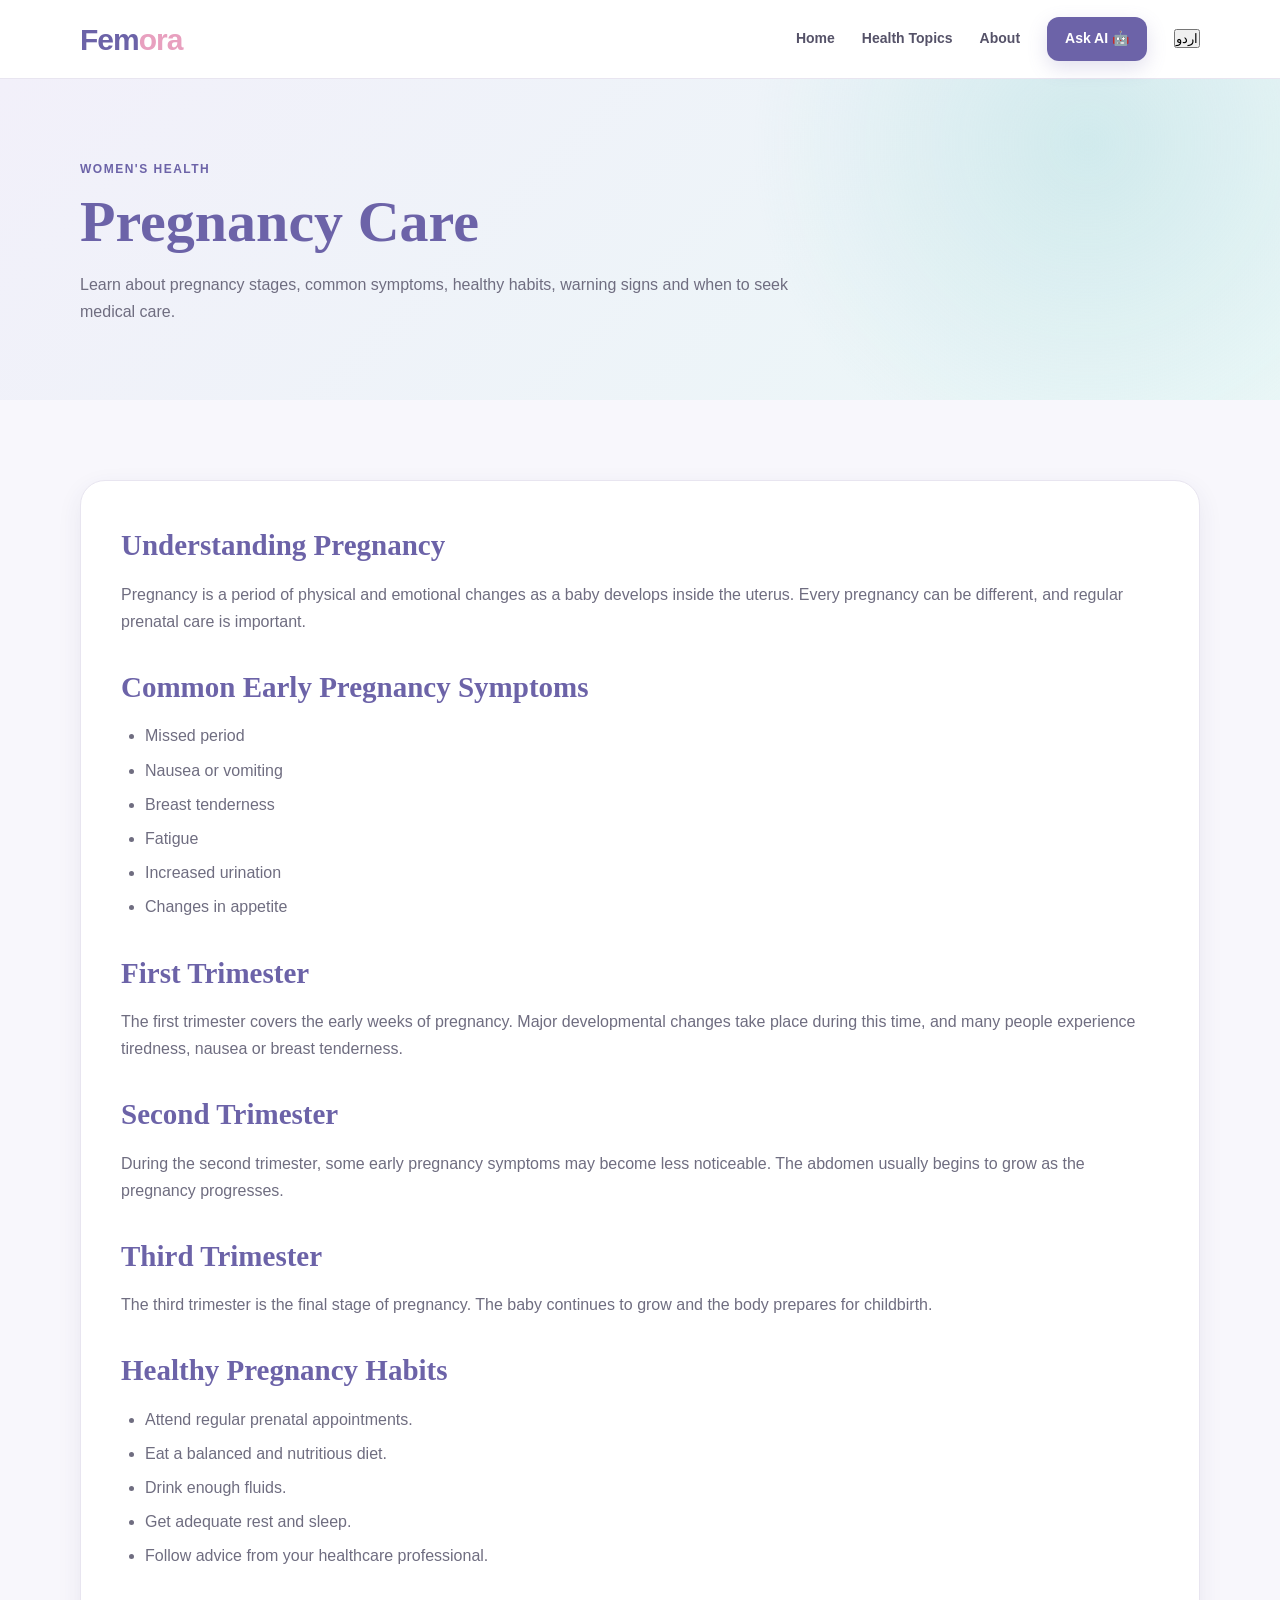
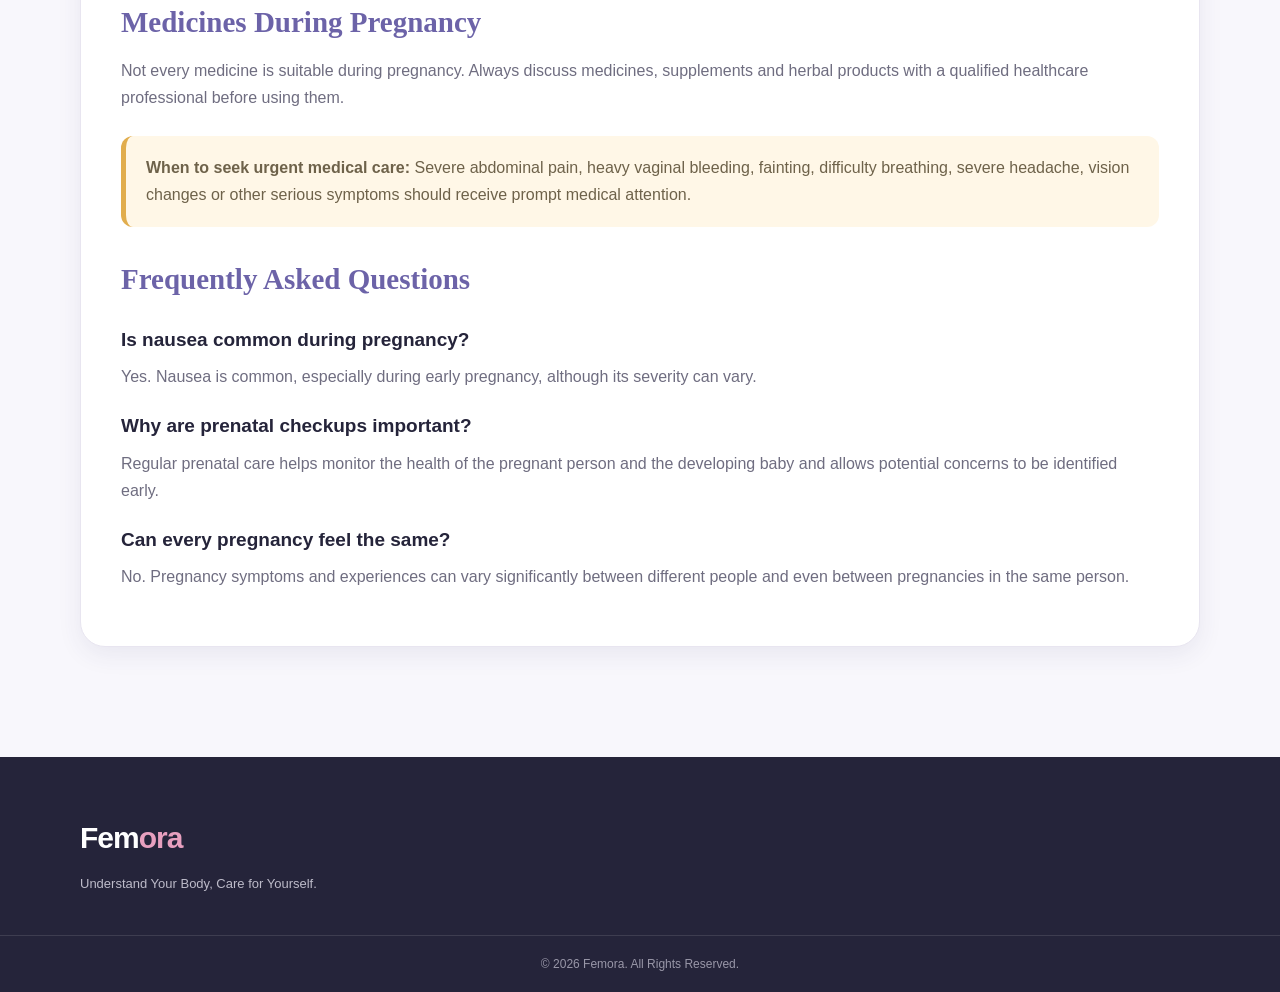
<file: pregnancy.html>
<!DOCTYPE html>
<html lang="en">

<head>
    <meta charset="UTF-8">
    <meta name="viewport" content="width=device-width, initial-scale=1.0">

    <title>Pregnancy | Femora</title>

    <link rel="stylesheet" href="css/style.css">
</head>

<body>

<!-- ================= NAVBAR ================= -->

<header class="navbar">

    <div class="container nav-container">

        <a href="index.html" class="logo">
            Fem<span>ora</span>
        </a>

        <nav class="nav-menu">

            <a href="index.html"
               data-en="Home"
               data-ur="ہوم">
                Home
            </a>

            <a href="menstrual-health.html"
               data-en="Health Topics"
               data-ur="صحت کے موضوعات">
                Health Topics
            </a>

            <a href="about.html"
               data-en="About"
               data-ur="ہمارے بارے میں">
                About
            </a>

            <a href="ai-assistant.html"
               class="ai-nav-btn"
               data-en="Ask AI 🤖"
               data-ur="AI سے پوچھیں 🤖">
                Ask AI 🤖
            </a>

            <button id="language-btn"
                    class="language-btn">
                اردو
            </button>

        </nav>

        <button class="menu-btn" id="menuBtn">
            ☰
        </button>

    </div>

</header>


<!-- ================= PAGE HERO ================= -->

<section class="page-hero">

    <div class="container">

        <span class="section-label"
              data-en="WOMEN'S HEALTH"
              data-ur="خواتین کی صحت">
            WOMEN'S HEALTH
        </span>

        <h1>

            <span data-en="Pregnancy"
                  data-ur="حمل">
                Pregnancy
            </span>

            <span data-en="Care"
                  data-ur="کی دیکھ بھال">
                Care
            </span>

        </h1>

        <p data-en="Learn about pregnancy stages, common symptoms, healthy habits, warning signs and when to seek medical care."
           data-ur="حمل کے مراحل، عام علامات، صحت مند عادات، خطرے کی علامات اور طبی مدد لینے کے بارے میں جانیں۔">

            Learn about pregnancy stages, common symptoms,
            healthy habits, warning signs and when to seek
            medical care.

        </p>

    </div>

</section>


<!-- ================= MAIN CONTENT ================= -->

<section class="section">

    <div class="container">

        <article class="article">


            <!-- WHAT IS PREGNANCY -->

            <h2 data-en="Understanding Pregnancy"
                data-ur="حمل کو سمجھنا">

                Understanding Pregnancy

            </h2>

            <p data-en="Pregnancy is a period of physical and emotional changes as a baby develops inside the uterus. Every pregnancy can be different, and regular prenatal care is important."
               data-ur="حمل ایک ایسا مرحلہ ہے جس میں بچہ رحم کے اندر نشوونما پاتا ہے اور جسم میں مختلف جسمانی اور جذباتی تبدیلیاں آتی ہیں۔ ہر حمل مختلف ہو سکتا ہے اور باقاعدہ طبی معائنہ اہم ہے۔">

                Pregnancy is a period of physical and emotional
                changes as a baby develops inside the uterus.
                Every pregnancy can be different, and regular
                prenatal care is important.

            </p>


            <!-- EARLY SIGNS -->

            <h2 data-en="Common Early Pregnancy Symptoms"
                data-ur="حمل کی ابتدائی عام علامات">

                Common Early Pregnancy Symptoms

            </h2>

            <ul>

                <li data-en="Missed period"
                    data-ur="ماہواری کا رک جانا">
                    Missed period
                </li>

                <li data-en="Nausea or vomiting"
                    data-ur="متلی یا قے">
                    Nausea or vomiting
                </li>

                <li data-en="Breast tenderness"
                    data-ur="چھاتی میں حساسیت یا درد">
                    Breast tenderness
                </li>

                <li data-en="Fatigue"
                    data-ur="تھکن">
                    Fatigue
                </li>

                <li data-en="Increased urination"
                    data-ur="بار بار پیشاب آنا">
                    Increased urination
                </li>

                <li data-en="Changes in appetite"
                    data-ur="بھوک میں تبدیلی">
                    Changes in appetite
                </li>

            </ul>


            <!-- FIRST TRIMESTER -->

            <h2 data-en="First Trimester"
                data-ur="پہلا سہ ماہی">

                First Trimester

            </h2>

            <p data-en="The first trimester covers the early weeks of pregnancy. Major developmental changes take place during this time, and many people experience tiredness, nausea or breast tenderness."
               data-ur="پہلے سہ ماہی میں حمل کے ابتدائی ہفتے شامل ہوتے ہیں۔ اس دوران بچے کی نشوونما میں اہم تبدیلیاں ہوتی ہیں اور بہت سی خواتین کو تھکن، متلی یا چھاتی میں حساسیت محسوس ہو سکتی ہے۔">

                The first trimester covers the early weeks of
                pregnancy. Major developmental changes take
                place during this time, and many people
                experience tiredness, nausea or breast tenderness.

            </p>


            <!-- SECOND TRIMESTER -->

            <h2 data-en="Second Trimester"
                data-ur="دوسرا سہ ماہی">

                Second Trimester

            </h2>

            <p data-en="During the second trimester, some early pregnancy symptoms may become less noticeable. The abdomen usually begins to grow as the pregnancy progresses."
               data-ur="دوسرے سہ ماہی کے دوران حمل کی ابتدائی کچھ علامات کم ہو سکتی ہیں۔ حمل کے بڑھنے کے ساتھ پیٹ کا سائز عموماً بڑھنا شروع ہو جاتا ہے۔">

                During the second trimester, some early pregnancy
                symptoms may become less noticeable. The abdomen
                usually begins to grow as the pregnancy progresses.

            </p>


            <!-- THIRD TRIMESTER -->

            <h2 data-en="Third Trimester"
                data-ur="تیسرا سہ ماہی">

                Third Trimester

            </h2>

            <p data-en="The third trimester is the final stage of pregnancy. The baby continues to grow and the body prepares for childbirth."
               data-ur="تیسرا سہ ماہی حمل کا آخری مرحلہ ہوتا ہے۔ اس دوران بچہ مزید نشوونما پاتا ہے اور جسم بچے کی پیدائش کے لیے تیار ہوتا ہے۔">

                The third trimester is the final stage of pregnancy.
                The baby continues to grow and the body prepares
                for childbirth.

            </p>


            <!-- HEALTHY HABITS -->

            <h2 data-en="Healthy Pregnancy Habits"
                data-ur="صحت مند حمل کے لیے عادات">

                Healthy Pregnancy Habits

            </h2>

            <ul>

                <li data-en="Attend regular prenatal appointments."
                    data-ur="باقاعدہ قبل از پیدائش طبی معائنے کروائیں۔">
                    Attend regular prenatal appointments.
                </li>

                <li data-en="Eat a balanced and nutritious diet."
                    data-ur="متوازن اور غذائیت سے بھرپور غذا کھائیں۔">
                    Eat a balanced and nutritious diet.
                </li>

                <li data-en="Drink enough fluids."
                    data-ur="مناسب مقدار میں پانی اور دیگر صحت بخش سیال لیں۔">
                    Drink enough fluids.
                </li>

                <li data-en="Get adequate rest and sleep."
                    data-ur="مناسب آرام اور نیند لیں۔">
                    Get adequate rest and sleep.
                </li>

                <li data-en="Follow advice from your healthcare professional."
                    data-ur="اپنے طبی ماہر کی ہدایات پر عمل کریں۔">
                    Follow advice from your healthcare professional.
                </li>

            </ul>


            <!-- MEDICATION -->

            <h2 data-en="Medicines During Pregnancy"
                data-ur="حمل کے دوران ادویات">

                Medicines During Pregnancy

            </h2>

            <p data-en="Not every medicine is suitable during pregnancy. Always discuss medicines, supplements and herbal products with a qualified healthcare professional before using them."
               data-ur="حمل کے دوران ہر دوا محفوظ نہیں ہوتی۔ کسی بھی دوا، سپلیمنٹ یا جڑی بوٹیوں سے بنی چیز کے استعمال سے پہلے مستند طبی ماہر سے مشورہ کریں۔">

                Not every medicine is suitable during pregnancy.
                Always discuss medicines, supplements and herbal
                products with a qualified healthcare professional
                before using them.

            </p>


            <!-- WARNING -->

            <div class="warning">

                <strong data-en="When to seek urgent medical care:"
                        data-ur="فوری طبی مدد کب لینی چاہیے؟">

                    When to seek urgent medical care:

                </strong>

                <span data-en=" Severe abdominal pain, heavy vaginal bleeding, fainting, difficulty breathing, severe headache, vision changes or other serious symptoms should receive prompt medical attention."
                      data-ur=" پیٹ میں شدید درد، بہت زیادہ خون آنا، بے ہوشی، سانس لینے میں دشواری، شدید سر درد، نظر میں تبدیلی یا دیگر سنگین علامات کی صورت میں فوری طبی مدد حاصل کریں۔">

                    Severe abdominal pain, heavy vaginal bleeding,
                    fainting, difficulty breathing, severe headache,
                    vision changes or other serious symptoms should
                    receive prompt medical attention.

                </span>

            </div>


            <!-- FAQ -->

            <h2 data-en="Frequently Asked Questions"
                data-ur="اکثر پوچھے جانے والے سوالات">

                Frequently Asked Questions

            </h2>


            <h3 data-en="Is nausea common during pregnancy?"
                data-ur="کیا حمل کے دوران متلی عام ہے؟">

                Is nausea common during pregnancy?

            </h3>

            <p data-en="Yes. Nausea is common, especially during early pregnancy, although its severity can vary."
               data-ur="جی ہاں۔ خاص طور پر حمل کے ابتدائی مرحلے میں متلی عام ہو سکتی ہے، تاہم اس کی شدت مختلف ہو سکتی ہے۔">

                Yes. Nausea is common, especially during early
                pregnancy, although its severity can vary.

            </p>


            <h3 data-en="Why are prenatal checkups important?"
                data-ur="حمل کے دوران طبی معائنے کیوں ضروری ہیں؟">

                Why are prenatal checkups important?

            </h3>

            <p data-en="Regular prenatal care helps monitor the health of the pregnant person and the developing baby and allows potential concerns to be identified early."
               data-ur="باقاعدہ طبی معائنے حاملہ خاتون اور بچے کی صحت کی نگرانی میں مدد دیتے ہیں اور ممکنہ مسائل کی بروقت نشاندہی میں معاون ہوتے ہیں۔">

                Regular prenatal care helps monitor the health
                of the pregnant person and the developing baby
                and allows potential concerns to be identified early.

            </p>


            <h3 data-en="Can every pregnancy feel the same?"
                data-ur="کیا ہر حمل ایک جیسا محسوس ہوتا ہے؟">

                Can every pregnancy feel the same?

            </h3>

            <p data-en="No. Pregnancy symptoms and experiences can vary significantly between different people and even between pregnancies in the same person."
               data-ur="نہیں۔ حمل کی علامات اور تجربات مختلف افراد میں، بلکہ ایک ہی خاتون کے مختلف حملوں میں بھی نمایاں طور پر مختلف ہو سکتے ہیں۔">

                No. Pregnancy symptoms and experiences can vary
                significantly between different people and even
                between pregnancies in the same person.

            </p>


        </article>

    </div>

</section>


<!-- ================= FOOTER ================= -->

<footer>

    <div class="container footer-container">

        <div class="footer-brand">

            <a href="index.html" class="logo">
                Fem<span>ora</span>
            </a>

            <p data-en="Understand Your Body, Care for Yourself."
               data-ur="اپنے جسم کو سمجھیں، اپنا خیال رکھیں۔">

                Understand Your Body, Care for Yourself.

            </p>

        </div>

    </div>


    <div class="footer-bottom">

        © 2026 Femora.

        <span data-en="All Rights Reserved."
              data-ur="تمام حقوق محفوظ ہیں۔">

            All Rights Reserved.

        </span>

    </div>

</footer>


<!-- ================= JAVASCRIPT ================= -->

<script src="js/main.js"></script>
<script src="js/language.js"></script>
<script src="js/ai.js"></script>

</body>
</html>
</file>
<file: css/style.css>
/* =========================================================
   FEMORA - WOMEN'S HEALTH WEBSITE
   Main Stylesheet
   ========================================================= */


/* ================= ROOT VARIABLES ================= */

:root {

    --primary: #6C63A8;
    --primary-dark: #574F91;

    --secondary: #A8DADC;

    --background: #F8F7FC;

    --white: #FFFFFF;

    --text: #25243A;
    --text-light: #6F6D80;

    --rose: #E8A0BF;
    --rose-light: #F9E8F0;

    --lavender: #EEECF8;
    --teal-light: #E8F7F7;

    --green: #5BAE8B;

    --border: #E8E5F0;

    --shadow:
        0 15px 40px rgba(55, 45, 100, 0.10);

    --shadow-small:
        0 8px 25px rgba(55, 45, 100, 0.08);

    --radius: 22px;

    --transition: all 0.3s ease;
}


/* ================= RESET ================= */

* {
    margin: 0;
    padding: 0;
    box-sizing: border-box;
}

html {
    scroll-behavior: smooth;
}

body {

    font-family:
        "DM Sans",
        Arial,
        Helvetica,
        sans-serif;

    background: var(--background);

    color: var(--text);

    line-height: 1.7;

    overflow-x: hidden;
}

img {
    max-width: 100%;
    display: block;
}

a {
    text-decoration: none;
    color: inherit;
}

button,
input,
textarea {
    font-family: inherit;
}

button {
    cursor: pointer;
}


/* ================= CONTAINER ================= */

.container {

    width: min(1120px, 92%);

    margin: auto;
}


/* ================= NAVBAR ================= */

.navbar {

    position: sticky;

    top: 0;

    z-index: 1000;

    width: 100%;

    background:
        rgba(255, 255, 255, 0.95);

    backdrop-filter:
        blur(15px);

    border-bottom:
        1px solid var(--border);
}


.nav-container {

    height: 78px;

    display: flex;

    align-items: center;

    justify-content: space-between;

    gap: 25px;
}


/* ================= LOGO ================= */

.logo {

    font-size: 30px;

    font-weight: 700;

    letter-spacing: -1px;

    color: var(--primary);

    white-space: nowrap;
}

.logo span {
    color: var(--rose);
}


/* ================= NAV MENU ================= */

.nav-menu {

    display: flex;

    align-items: center;

    gap: 27px;
}

.nav-menu a {

    position: relative;

    font-size: 14px;

    font-weight: 600;

    color: #555268;

    transition: var(--transition);
}

.nav-menu a:hover {
    color: var(--primary);
}

.nav-menu a.active {
    color: var(--primary);
}

.nav-menu a.active::after {

    content: "";

    position: absolute;

    left: 0;

    bottom: -8px;

    width: 100%;

    height: 2px;

    background: var(--primary);

    border-radius: 5px;
}


/* ================= AI NAV BUTTON ================= */

.ai-nav-btn {

    background:
        var(--primary) !important;

    color:
        var(--white) !important;

    padding:
        10px 18px;

    border-radius:
        12px;

    box-shadow:
        0 7px 20px rgba(108, 99, 168, 0.20);

    transition:
        var(--transition) !important;
}

.ai-nav-btn:hover {

    transform:
        translateY(-2px);

    background:
        var(--primary-dark) !important;
}


/* ================= MENU BUTTON ================= */

.menu-btn {

    display: none;

    border: none;

    background: transparent;

    color: var(--primary);

    font-size: 28px;

    line-height: 1;
}


/* =========================================================
   HOME PAGE
   ========================================================= */


/* ================= HERO ================= */

.hero {

    min-height: 680px;

    display: flex;

    align-items: center;

    background:

        radial-gradient(
            circle at 85% 20%,
            rgba(168, 218, 220, 0.40),
            transparent 30%
        ),

        radial-gradient(
            circle at 10% 80%,
            rgba(232, 160, 191, 0.14),
            transparent 30%
        ),

        linear-gradient(
            135deg,
            #F8F7FC,
            #F2F0FA
        );

    padding:
        80px 0;
}


.hero-container {

    display: grid;

    grid-template-columns:
        1.05fr 0.95fr;

    align-items: center;

    gap: 70px;
}


/* ================= HERO CONTENT ================= */

.hero-badge {

    display: inline-block;

    background:
        var(--white);

    color:
        var(--primary);

    border:
        1px solid var(--border);

    padding:
        8px 15px;

    border-radius:
        50px;

    font-size:
        13px;

    font-weight:
        700;

    margin-bottom:
        20px;

    box-shadow:
        var(--shadow-small);
}


.hero h1 {

    font-family:
        "Playfair Display",
        Georgia,
        serif;

    font-size:
        clamp(43px, 5vw, 67px);

    line-height:
        1.08;

    letter-spacing:
        -2px;

    margin-bottom:
        22px;
}

.hero h1 span {
    color: var(--primary);
}


.hero-content > p {

    max-width:
        630px;

    color:
        var(--text-light);

    font-size:
        17px;

    line-height:
        1.8;

    margin-bottom:
        30px;
}


/* ================= HERO BUTTONS ================= */

.hero-buttons {

    display:
        flex;

    align-items:
        center;

    gap:
        12px;

    flex-wrap:
        wrap;
}


.primary-btn {

    display:
        inline-flex;

    align-items:
        center;

    justify-content:
        center;

    padding:
        13px 22px;

    border-radius:
        13px;

    background:
        var(--primary);

    color:
        white;

    font-size:
        14px;

    font-weight:
        700;

    transition:
        var(--transition);

    box-shadow:
        0 10px 25px rgba(108, 99, 168, 0.20);
}

.primary-btn:hover {

    transform:
        translateY(-3px);

    background:
        var(--primary-dark);
}


.secondary-btn {

    display:
        inline-flex;

    align-items:
        center;

    justify-content:
        center;

    padding:
        12px 21px;

    border:
        1px solid var(--border);

    border-radius:
        13px;

    background:
        white;

    color:
        var(--primary);

    font-size:
        14px;

    font-weight:
        700;

    transition:
        var(--transition);
}

.secondary-btn:hover {

    transform:
        translateY(-3px);

    border-color:
        var(--primary);
}


/* ================= HERO VISUAL ================= */

.hero-visual {

    min-height:
        470px;

    position:
        relative;

    display:
        flex;

    align-items:
        center;

    justify-content:
        center;
}


.circle-main {

    width:
        350px;

    height:
        350px;

    border-radius:
        50%;

    display:
        flex;

    align-items:
        center;

    justify-content:
        center;

    font-size:
        115px;

    background:

        linear-gradient(
            145deg,
            var(--secondary),
            #FFFFFF
        );

    box-shadow:
        0 30px 70px rgba(108, 99, 168, 0.12);
}


/* ================= FLOATING CARDS ================= */

.floating-card {

    position:
        absolute;

    display:
        flex;

    align-items:
        center;

    gap:
        12px;

    background:
        white;

    padding:
        15px 18px;

    border-radius:
        17px;

    box-shadow:
        var(--shadow);

    font-size:
        25px;

    animation:
        floating 4s ease-in-out infinite;
}

.floating-card strong {

    display:
        block;

    font-size:
        13px;
}

.floating-card small {

    display:
        block;

    color:
        var(--text-light);

    font-size:
        11px;

    margin-top:
        2px;
}


.card-one {

    left:
        0;

    top:
        70px;
}


.card-two {

    right:
        -5px;

    bottom:
        65px;

    animation-delay:
        1.2s;
}


@keyframes floating {

    0%,
    100% {
        transform:
            translateY(0);
    }

    50% {
        transform:
            translateY(-10px);
    }
}


/* ================= SECTION LABEL ================= */

.section-label {

    display:
        inline-block;

    color:
        var(--primary);

    font-size:
        12px;

    font-weight:
        800;

    letter-spacing:
        1.5px;

    margin-bottom:
        10px;
}


/* ================= INTRO ================= */

.intro {

    padding:
        80px 0;

    background:
        white;
}


.intro-container {

    display:
        grid;

    grid-template-columns:
        1fr 1fr;

    gap:
        70px;

    align-items:
        center;
}


.intro h2 {

    font-family:
        "Playfair Display",
        Georgia,
        serif;

    font-size:
        40px;

    line-height:
        1.25;
}


.intro h2 span {
    color:
        var(--primary);
}


.intro-container > p {

    color:
        var(--text-light);

    font-size:
        16px;
}


/* =========================================================
   SECTION HEADINGS
   ========================================================= */

.section-heading {

    max-width:
        700px;

    margin:
        0 auto 45px;

    text-align:
        center;
}

.section-heading h2 {

    font-family:
        "Playfair Display",
        Georgia,
        serif;

    font-size:
        40px;

    line-height:
        1.25;

    margin-bottom:
        12px;
}

.section-heading p {

    color:
        var(--text-light);

    font-size:
        15px;
}


/* =========================================================
   HEALTH TOPICS
   ========================================================= */

.health-topics {

    padding:
        90px 0;
}


.topic-grid {

    display:
        grid;

    grid-template-columns:
        repeat(3, 1fr);

    gap:
        22px;
}


.topic-card {

    background:
        white;

    border:
        1px solid var(--border);

    border-radius:
        var(--radius);

    padding:
        27px;

    box-shadow:
        var(--shadow-small);

    transition:
        var(--transition);
}

.topic-card:hover {

    transform:
        translateY(-7px);

    box-shadow:
        var(--shadow);

    border-color:
        rgba(108, 99, 168, 0.20);
}


.topic-icon {

    width:
        58px;

    height:
        58px;

    border-radius:
        17px;

    display:
        flex;

    align-items:
        center;

    justify-content:
        center;

    font-size:
        26px;

    margin-bottom:
        18px;
}


.topic-icon.menstrual {
    background:
        #F9E8F0;
}

.topic-icon.pcos {
    background:
        #F0ECFA;
}

.topic-icon.pregnancy {
    background:
        #E8F7F7;
}

.topic-icon.nutrition {
    background:
        #EAF7EF;
}

.topic-icon.mental {
    background:
        #ECEAF8;
}

.topic-icon.fertility {
    background:
        #E8F6EE;
}

.topic-icon.menopause {
    background:
        #EFECFA;
}

.topic-icon.diseases {
    background:
        #EAF4F5;
}

.topic-icon.symptoms {
    background:
        #FFF1DD;
}


.topic-card h3 {

    font-size:
        20px;

    margin-bottom:
        8px;
}


.topic-card p {

    color:
        var(--text-light);

    font-size:
        14px;

    line-height:
        1.7;

    margin-bottom:
        17px;
}


.learn-more {

    color:
        var(--primary);

    font-size:
        13px;

    font-weight:
        700;
}


/* =========================================================
   AI SECTION
   ========================================================= */

.ai-section {

    padding:
        80px 0;
}


.ai-box {

    min-height:
        390px;

    background:

        linear-gradient(
            135deg,
            var(--primary),
            #8178BA
        );

    color:
        white;

    border-radius:
        30px;

    padding:
        60px;

    display:
        grid;

    grid-template-columns:
        1fr 1fr;

    align-items:
        center;

    gap:
        40px;

    overflow:
        hidden;

    position:
        relative;
}


.ai-content h2 {

    font-family:
        "Playfair Display",
        Georgia,
        serif;

    font-size:
        43px;

    line-height:
        1.2;

    max-width:
        500px;
}

.ai-content p {

    max-width:
        550px;

    color:
        rgba(255,255,255,.85);

    margin:
        15px 0 25px;
}


.white-btn {

    display:
        inline-flex;

    align-items:
        center;

    justify-content:
        center;

    background:
        white;

    color:
        var(--primary);

    padding:
        13px 22px;

    border-radius:
        13px;

    font-weight:
        700;

    font-size:
        14px;

    transition:
        var(--transition);
}

.white-btn:hover {

    transform:
        translateY(-3px);

    box-shadow:
        0 10px 25px rgba(0,0,0,.15);
}


/* ================= AI VISUAL ================= */

.ai-visual {

    position:
        relative;

    min-height:
        280px;

    display:
        flex;

    align-items:
        center;

    justify-content:
        center;
}


.ai-circle {

    width:
        210px;

    height:
        210px;

    border-radius:
        50%;

    display:
        flex;

    align-items:
        center;

    justify-content:
        center;

    font-size:
        80px;

    background:
        rgba(255,255,255,.15);

    border:
        1px solid rgba(255,255,255,.25);
}


.ai-bubble {

    position:
        absolute;

    background:
        white;

    color:
        var(--text);

    padding:
        12px 16px;

    border-radius:
        14px;

    font-size:
        12px;

    font-weight:
        600;

    box-shadow:
        0 10px 25px rgba(0,0,0,.12);
}

.bubble-one {

    top:
        15px;

    right:
        20px;
}

.bubble-two {

    bottom:
        20px;

    left:
        0;
}


/* =========================================================
   HEALTH TIPS
   ========================================================= */

.tips-section {

    padding:
        90px 0;

    background:
        white;
}


.tips-grid {

    display:
        grid;

    grid-template-columns:
        repeat(4, 1fr);

    gap:
        20px;
}


.tip-card {

    padding:
        25px;

    background:
        var(--background);

    border:
        1px solid var(--border);

    border-radius:
        20px;

    transition:
        var(--transition);
}

.tip-card:hover {

    transform:
        translateY(-5px);

    box-shadow:
        var(--shadow-small);
}

.tip-card > span {

    font-size:
        35px;

    display:
        block;

    margin-bottom:
        15px;
}

.tip-card h3 {

    font-size:
        18px;

    margin-bottom:
        7px;
}

.tip-card p {

    font-size:
        13px;

    color:
        var(--text-light);
}


/* =========================================================
   ABOUT HOME SECTION
   ========================================================= */

.about-section {

    padding:
        100px 0;
}


.about-container {

    display:
        grid;

    grid-template-columns:
        .9fr 1.1fr;

    align-items:
        center;

    gap:
        80px;
}


.about-image {

    min-height:
        400px;

    display:
        flex;

    align-items:
        center;

    justify-content:
        center;

    position:
        relative;
}


.about-circle {

    width:
        310px;

    height:
        310px;

    border-radius:
        50%;

    display:
        flex;

    align-items:
        center;

    justify-content:
        center;

    font-size:
        100px;

    background:
        linear-gradient(
            145deg,
            var(--secondary),
            #fff
        );

    box-shadow:
        var(--shadow);
}


.about-content h2 {

    font-family:
        "Playfair Display",
        Georgia,
        serif;

    font-size:
        42px;

    line-height:
        1.2;

    margin-bottom:
        18px;
}

.about-content h2 span {
    color:
        var(--primary);
}

.about-content > p {

    color:
        var(--text-light);

    margin-bottom:
        14px;
}


.about-points {

    margin-top:
        25px;

    display:
        grid;

    gap:
        10px;
}

.about-points div {

    background:
        white;

    border:
        1px solid var(--border);

    border-radius:
        12px;

    padding:
        11px 15px;

    color:
        var(--primary);

    font-size:
        14px;

    font-weight:
        600;
}


/* =========================================================
   DISCLAIMER
   ========================================================= */

.disclaimer {

    padding:
        25px 0 70px;
}


.disclaimer-box {

    background:
        #FFF8EA;

    border-left:
        5px solid #E1AD4D;

    padding:
        20px 23px;

    border-radius:
        13px;
}

.disclaimer-box strong {

    display:
        block;

    margin-bottom:
        5px;
}

.disclaimer-box p {

    color:
        #756A53;

    font-size:
        13px;
}


/* =========================================================
   PAGE HERO
   ========================================================= */

.page-hero {

    padding:
        75px 0;

    background:

        radial-gradient(
            circle at 85% 20%,
            rgba(168,218,220,.40),
            transparent 30%
        ),

        linear-gradient(
            135deg,
            #F2F0FA,
            #EAF7F7
        );
}


.page-hero h1 {

    font-family:
        "Playfair Display",
        Georgia,
        serif;

    font-size:
        clamp(40px,5vw,58px);

    line-height:
        1.15;

    margin-bottom:
        15px;
}

.page-hero h1 span {
    color:
        var(--primary);
}

.page-hero p {

    max-width:
        750px;

    color:
        var(--text-light);

    font-size:
        16px;
}


/* =========================================================
   ARTICLE / HEALTH PAGES
   ========================================================= */

.section {

    padding:
        80px 0;
}


.article {

    background:
        white;

    padding:
        40px;

    border:
        1px solid var(--border);

    border-radius:
        25px;

    box-shadow:
        var(--shadow-small);
}


.article h2 {

    font-family:
        "Playfair Display",
        Georgia,
        serif;

    font-size:
        29px;

    color:
        var(--primary);

    margin:
        28px 0 10px;
}

.article h2:first-child {
    margin-top: 0;
}


.article h3 {

    font-size:
        19px;

    margin:
        20px 0 7px;
}


.article p {

    color:
        var(--text-light);

    margin-bottom:
        15px;
}


.article ul {

    padding-left:
        24px;

    margin-bottom:
        18px;

    color:
        var(--text-light);
}

.article li {
    margin-bottom:
        7px;
}


/* ================= HEALTH NOTICE ================= */

.notice {

    background:
        var(--rose-light);

    border-left:
        5px solid var(--rose);

    padding:
        18px 20px;

    border-radius:
        12px;

    margin:
        25px 0;

    color:
        #684B5B;
}


.warning {

    background:
        #FFF7E7;

    border-left:
        5px solid #E1AD4D;

    padding:
        18px 20px;

    border-radius:
        12px;

    margin:
        25px 0;

    color:
        #6E624A;
}


/* =========================================================
   ABOUT PAGE
   ========================================================= */

.about-intro {

    padding:
        90px 0;
}


.about-intro-grid {

    display:
        grid;

    grid-template-columns:
        .9fr 1.1fr;

    gap:
        80px;

    align-items:
        center;
}


.about-visual {

    min-height:
        400px;

    position:
        relative;

    display:
        flex;

    align-items:
        center;

    justify-content:
        center;
}


.large-flower {

    width:
        310px;

    height:
        310px;

    border-radius:
        50%;

    display:
        flex;

    align-items:
        center;

    justify-content:
        center;

    font-size:
        100px;

    background:
        linear-gradient(
            145deg,
            var(--secondary),
            #fff
        );

    box-shadow:
        var(--shadow);
}


.about-floating-card {

    position:
        absolute;

    right:
        10px;

    bottom:
        35px;

    background:
        white;

    padding:
        17px 20px;

    border-radius:
        16px;

    box-shadow:
        var(--shadow);

    border:
        1px solid var(--border);
}


.about-floating-card strong {

    display:
        block;

    font-size:
        13px;
}

.about-floating-card span {

    color:
        var(--text-light);

    font-size:
        11px;
}


.about-text h2 {

    font-family:
        "Playfair Display",
        Georgia,
        serif;

    font-size:
        42px;

    line-height:
        1.25;

    margin-bottom:
        20px;
}

.about-text h2 span {
    color:
        var(--primary);
}

.about-text p {

    color:
        var(--text-light);

    margin-bottom:
        15px;
}


/* =========================================================
   MISSION
   ========================================================= */

.mission-section {

    padding:
        90px 0;

    background:
        white;
}


.mission-grid {

    display:
        grid;

    grid-template-columns:
        repeat(4,1fr);

    gap:
        20px;
}


.mission-card {

    padding:
        27px;

    border:
        1px solid var(--border);

    border-radius:
        20px;

    background:
        var(--background);

    transition:
        var(--transition);
}


.mission-card:hover {

    transform:
        translateY(-6px);

    box-shadow:
        var(--shadow-small);
}


.mission-icon {

    font-size:
        32px;

    margin-bottom:
        15px;
}


.mission-card h3 {

    font-size:
        19px;

    margin-bottom:
        7px;
}

.mission-card p {

    color:
        var(--text-light);

    font-size:
        13px;
}


/* =========================================================
   COVERAGE
   ========================================================= */

.coverage-section {

    padding:
        90px 0;
}


.coverage-grid {

    display:
        grid;

    grid-template-columns:
        repeat(2,1fr);

    gap:
        17px;
}


.coverage-item {

    display:
        flex;

    align-items:
        center;

    gap:
        17px;

    background:
        white;

    border:
        1px solid var(--border);

    padding:
        20px;

    border-radius:
        18px;

    transition:
        var(--transition);
}


.coverage-item:hover {

    transform:
        translateY(-3px);

    box-shadow:
        var(--shadow-small);
}


.coverage-item > span {

    width:
        55px;

    height:
        55px;

    flex-shrink:
        0;

    display:
        flex;

    align-items:
        center;

    justify-content:
        center;

    border-radius:
        15px;

    background:
        var(--lavender);

    font-size:
        25px;
}


.coverage-item h3 {

    font-size:
        17px;

    margin-bottom:
        3px;
}


.coverage-item p {

    color:
        var(--text-light);

    font-size:
        12px;
}


/* =========================================================
   ABOUT AI
   ========================================================= */

.about-ai-section {

    padding:
        0 0 80px;
}


.about-ai-box {

    background:
        var(--primary);

    color:
        white;

    border-radius:
        27px;

    padding:
        45px 50px;

    display:
        flex;

    align-items:
        center;

    justify-content:
        space-between;

    gap:
        30px;
}


.about-ai-box h2 {

    font-family:
        "Playfair Display",
        Georgia,
        serif;

    font-size:
        35px;

    margin-bottom:
        8px;
}


.about-ai-box p {

    color:
        rgba(255,255,255,.85);
}


/* =========================================================
   AI ASSISTANT
   ========================================================= */

.ai-chat-section {

    padding:
        70px 0;
}


.ai-chat-layout {

    display:
        grid;

    grid-template-columns:
        .75fr 1.25fr;

    gap:
        25px;

    align-items:
        stretch;
}


/* ================= AI INFORMATION ================= */

.ai-information {

    background:
        white;

    border:
        1px solid var(--border);

    border-radius:
        25px;

    padding:
        30px;

    box-shadow:
        var(--shadow-small);
}


.ai-big-icon {

    width:
        75px;

    height:
        75px;

    display:
        flex;

    align-items:
        center;

    justify-content:
        center;

    background:
        var(--lavender);

    border-radius:
        22px;

    font-size:
        38px;

    margin-bottom:
        20px;
}


.ai-information h2 {

    font-family:
        "Playfair Display",
        Georgia,
        serif;

    font-size:
        31px;

    line-height:
        1.25;

    margin-bottom:
        12px;
}


.ai-information > p {

    color:
        var(--text-light);

    font-size:
        14px;

    margin-bottom:
        20px;
}


.ai-information h3 {

    font-size:
        16px;

    margin-bottom:
        10px;
}


.ai-information ul {

    list-style:
        none;

    display:
        grid;

    gap:
        8px;

    margin-bottom:
        20px;
}


.ai-information li {

    background:
        var(--background);

    border-radius:
        10px;

    padding:
        8px 12px;

    font-size:
        13px;
}


/* ================= CHAT CONTAINER ================= */

.chat-container {

    background:
        white;

    border:
        1px solid var(--border);

    border-radius:
        25px;

    box-shadow:
        var(--shadow);

    overflow:
        hidden;

    min-height:
        600px;

    display:
        flex;

    flex-direction:
        column;
}


/* ================= CHAT HEADER ================= */

.chat-header {

    display:
        flex;

    align-items:
        center;

    gap:
        13px;

    padding:
        18px 22px;

    background:
        var(--primary);

    color:
        white;
}


.chat-avatar {

    width:
        43px;

    height:
        43px;

    display:
        flex;

    align-items:
        center;

    justify-content:
        center;

    background:
        rgba(255,255,255,.18);

    border-radius:
        13px;

    font-size:
        21px;
}


.chat-header h3 {

    font-size:
        15px;
}


.chat-header span {

    color:
        #D8D5EB;

    font-size:
        11px;
}


/* ================= CHAT MESSAGES ================= */

.chat-messages {

    flex:
        1;

    min-height:
        370px;

    max-height:
        440px;

    overflow-y:
        auto;

    padding:
        22px;
}


.chat-message {

    display:
        flex;

    gap:
        10px;

    margin-bottom:
        18px;

    max-width:
        88%;
}


.message-avatar {

    width:
        34px;

    height:
        34px;

    flex-shrink:
        0;

    display:
        flex;

    align-items:
        center;

    justify-content:
        center;

    border-radius:
        10px;

    background:
        var(--lavender);

    font-size:
        16px;
}


.message-content {

    background:
        var(--lavender);

    padding:
        12px 15px;

    border-radius:
        15px;

    border-top-left-radius:
        4px;
}


.message-content p {

    font-size:
        13px;

    margin-bottom:
        5px;
}

.message-content p:last-child {
    margin-bottom:
        0;
}


/* ================= USER MESSAGE ================= */

.user-message {

    margin-left:
        auto;

    flex-direction:
        row-reverse;
}


.user-message .message-avatar {

    background:
        var(--primary);

    color:
        white;
}


.user-message .message-content {

    background:
        var(--primary);

    color:
        white;

    border-top-left-radius:
        15px;

    border-top-right-radius:
        4px;
}


/* ================= SUGGESTIONS ================= */

.suggestions {

    display:
        flex;

    flex-wrap:
        wrap;

    gap:
        7px;

    padding:
        0 18px 15px;
}


.suggestions button {

    border:
        1px solid var(--border);

    background:
        white;

    color:
        var(--primary);

    border-radius:
        20px;

    padding:
        7px 11px;

    font-size:
        11px;

    transition:
        var(--transition);
}


.suggestions button:hover {

    background:
        var(--lavender);

    border-color:
        var(--primary);
}


/* ================= CHAT INPUT ================= */

.chat-input-area {

    display:
        flex;

    gap:
        10px;

    padding:
        15px;

    border-top:
        1px solid var(--border);

    background:
        #FCFBFE;
}


.chat-input-area input {

    flex:
        1;

    min-width:
        0;

    border:
        1px solid var(--border);

    border-radius:
        13px;

    padding:
        12px 15px;

    outline:
        none;

    font-size:
        13px;

    background:
        white;
}


.chat-input-area input:focus {

    border-color:
        var(--primary);

    box-shadow:
        0 0 0 3px rgba(108,99,168,.08);
}


.chat-input-area button {

    width:
        45px;

    height:
        45px;

    border:
        none;

    border-radius:
        13px;

    background:
        var(--primary);

    color:
        white;

    font-size:
        18px;

    transition:
        var(--transition);
}


.chat-input-area button:hover {

    background:
        var(--primary-dark);

    transform:
        translateY(-2px);
}


/* =========================================================
   FOOTER
   ========================================================= */

footer {

    background:
        #25243A;

    color:
        white;

    padding:
        55px 0 0;

    margin-top:
        30px;
}


.footer-container {

    display:
        grid;

    grid-template-columns:
        1.5fr 1fr 1fr;

    gap:
        40px;

    padding-bottom:
        40px;
}


.footer-brand .logo {
    color:
        white;
}

.footer-brand .logo span {
    color:
        var(--rose);
}


.footer-brand p {

    color:
        #BDBBC9;

    font-size:
        13px;

    margin-top:
        10px;

    max-width:
        250px;
}


.footer-links {

    display:
        flex;

    flex-direction:
        column;

    gap:
        8px;
}


.footer-links h3 {

    font-size:
        15px;

    margin-bottom:
        8px;
}


.footer-links a {

    color:
        #BDBBC9;

    font-size:
        13px;

    transition:
        var(--transition);
}


.footer-links a:hover {
    color:
        white;
}


.footer-bottom {

    text-align:
        center;

    padding:
        18px;

    border-top:
        1px solid #3E3D50;

    color:
        #9997A8;

    font-size:
        12px;
}


/* =========================================================
   MOBILE RESPONSIVE
   ========================================================= */

@media (max-width: 1000px) {

    .hero-container {
        grid-template-columns:
            1fr;
    }

    .hero-content {
        text-align:
            center;
    }

    .hero-content > p {
        margin-left:
            auto;

        margin-right:
            auto;
    }

    .hero-buttons {
        justify-content:
            center;
    }

    .hero-visual {
        min-height:
            420px;
    }

    .topic-grid {
        grid-template-columns:
            repeat(2,1fr);
    }

    .tips-grid {
        grid-template-columns:
            repeat(2,1fr);
    }

    .mission-grid {
        grid-template-columns:
            repeat(2,1fr);
    }

    .ai-chat-layout {
        grid-template-columns:
            1fr;
    }

    .about-intro-grid,
    .about-container {
        grid-template-columns:
            1fr;
    }

    .about-image,
    .about-visual {
        min-height:
            350px;
    }

    .intro-container {
        grid-template-columns:
            1fr;
        gap:
            25px;
    }
}


/* ================= TABLET ================= */

@media (max-width: 850px) {

    .nav-menu {

        position:
            absolute;

        top:
            78px;

        left:
            0;

        right:
            0;

        background:
            white;

        display:
            none;

        flex-direction:
            column;

        align-items:
            stretch;

        padding:
            20px;

        gap:
            15px;

        box-shadow:
            0 15px 30px rgba(0,0,0,.08);

        border-bottom:
            1px solid var(--border);
    }


    .nav-menu.show {
        display:
            flex;
    }


    .nav-menu a {
        padding:
            8px 5px;
    }


    .nav-menu a.active::after {
        display:
            none;
    }


    .menu-btn {
        display:
            block;
    }


    .nav-menu .ai-nav-btn {
        text-align:
            center;
    }


    .ai-box {
        grid-template-columns:
            1fr;

        text-align:
            center;

        padding:
            45px 25px;
    }


    .ai-content h2 {
        margin:
            auto;
    }


    .ai-visual {
        min-height:
            240px;
    }


    .coverage-grid {
        grid-template-columns:
            1fr;
    }


    .about-ai-box {
        flex-direction:
            column;

        text-align:
            center;

        padding:
            40px 25px;
    }


    .footer-container {
        grid-template-columns:
            1fr 1fr;
    }
}


/* ================= MOBILE ================= */

@media (max-width: 600px) {

    .container {
        width:
            91%;
    }


    .nav-container {
        height:
            70px;
    }


    .logo {
        font-size:
            27px;
    }


    .hero {
        padding:
            60px 0;
    }


    .hero h1 {

        font-size:
            43px;

        letter-spacing:
            -1px;
    }


    .hero-content > p {
        font-size:
            15px;
    }


    .hero-buttons {
        flex-direction:
            column;
    }


    .primary-btn,
    .secondary-btn {
        width:
            100%;
    }


    .hero-visual {
        min-height:
            330px;
    }


    .circle-main {

        width:
            250px;

        height:
            250px;

        font-size:
            80px;
    }


    .floating-card {
        padding:
            10px 12px;

        font-size:
            18px;
    }


    .card-one {
        left:
            -5px;

        top:
            30px;
    }


    .card-two {
        right:
            -5px;

        bottom:
            30px;
    }


    .section {
        padding:
            55px 0;
    }


    .section-heading h2,
    .intro h2,
    .about-content h2 {
        font-size:
            32px;
    }


    .topic-grid {
        grid-template-columns:
            1fr;
    }


    .tips-grid {
        grid-template-columns:
            1fr;
    }


    .mission-grid {
        grid-template-columns:
            1fr;
    }


    .article {
        padding:
            25px 20px;
    }


    .article h2 {
        font-size:
            25px;
    }


    .page-hero {
        padding:
            55px 0;
    }


    .page-hero h1 {
        font-size:
            39px;
    }


    .large-flower,
    .about-circle {

        width:
            250px;

        height:
            250px;

        font-size:
            80px;
    }


    .about-floating-card {

        right:
            0;

        bottom:
            15px;
    }


    .footer-container {
        grid-template-columns:
            1fr;
    }


    .ai-box {
        border-radius:
            22px;
    }


    .ai-content h2 {
        font-size:
            32px;
    }


    .ai-bubble {
        font-size:
            10px;

        padding:
            9px 11px;
    }


    .bubble-one {
        right:
            0;
    }


    .bubble-two {
        left:
            0;
    }


    .chat-container {
        border-radius:
            18px;
    }


    .chat-messages {
        padding:
            15px;

        min-height:
            330px;
    }


    .suggestions {
        padding:
            0 12px 12px;
    }


    .chat-input-area {
        padding:
            11px;
    }


    .chat-input-area input {
        font-size:
            12px;
    }


    .disclaimer {
        padding-bottom:
            45px;
    }
}


/* =========================================================
   URDU / RTL SUPPORT
   ========================================================= */

body.urdu {

    direction:
        rtl;

    text-align:
        right;
}


body.urdu .nav-menu {
    direction:
        rtl;
}


body.urdu .hero-content,
body.urdu .section-heading,
body.urdu .article {
    text-align:
        right;
}


body.urdu .article ul {
    padding-left:
        0;

    padding-right:
        24px;
}


body.urdu .message-content {
    text-align:
        right;
}


body.urdu .chat-input-area {
    direction:
        rtl;
}


/* =========================================================
   SCROLLBAR
   ========================================================= */

::-webkit-scrollbar {
    width:
        8px;
}

::-webkit-scrollbar-track {
    background:
        #F1EFF6;
}

::-webkit-scrollbar-thumb {

    background:
        #B3AED1;

    border-radius:
        20px;
}

::-webkit-scrollbar-thumb:hover {
    background:
        var(--primary);
}
</file>
